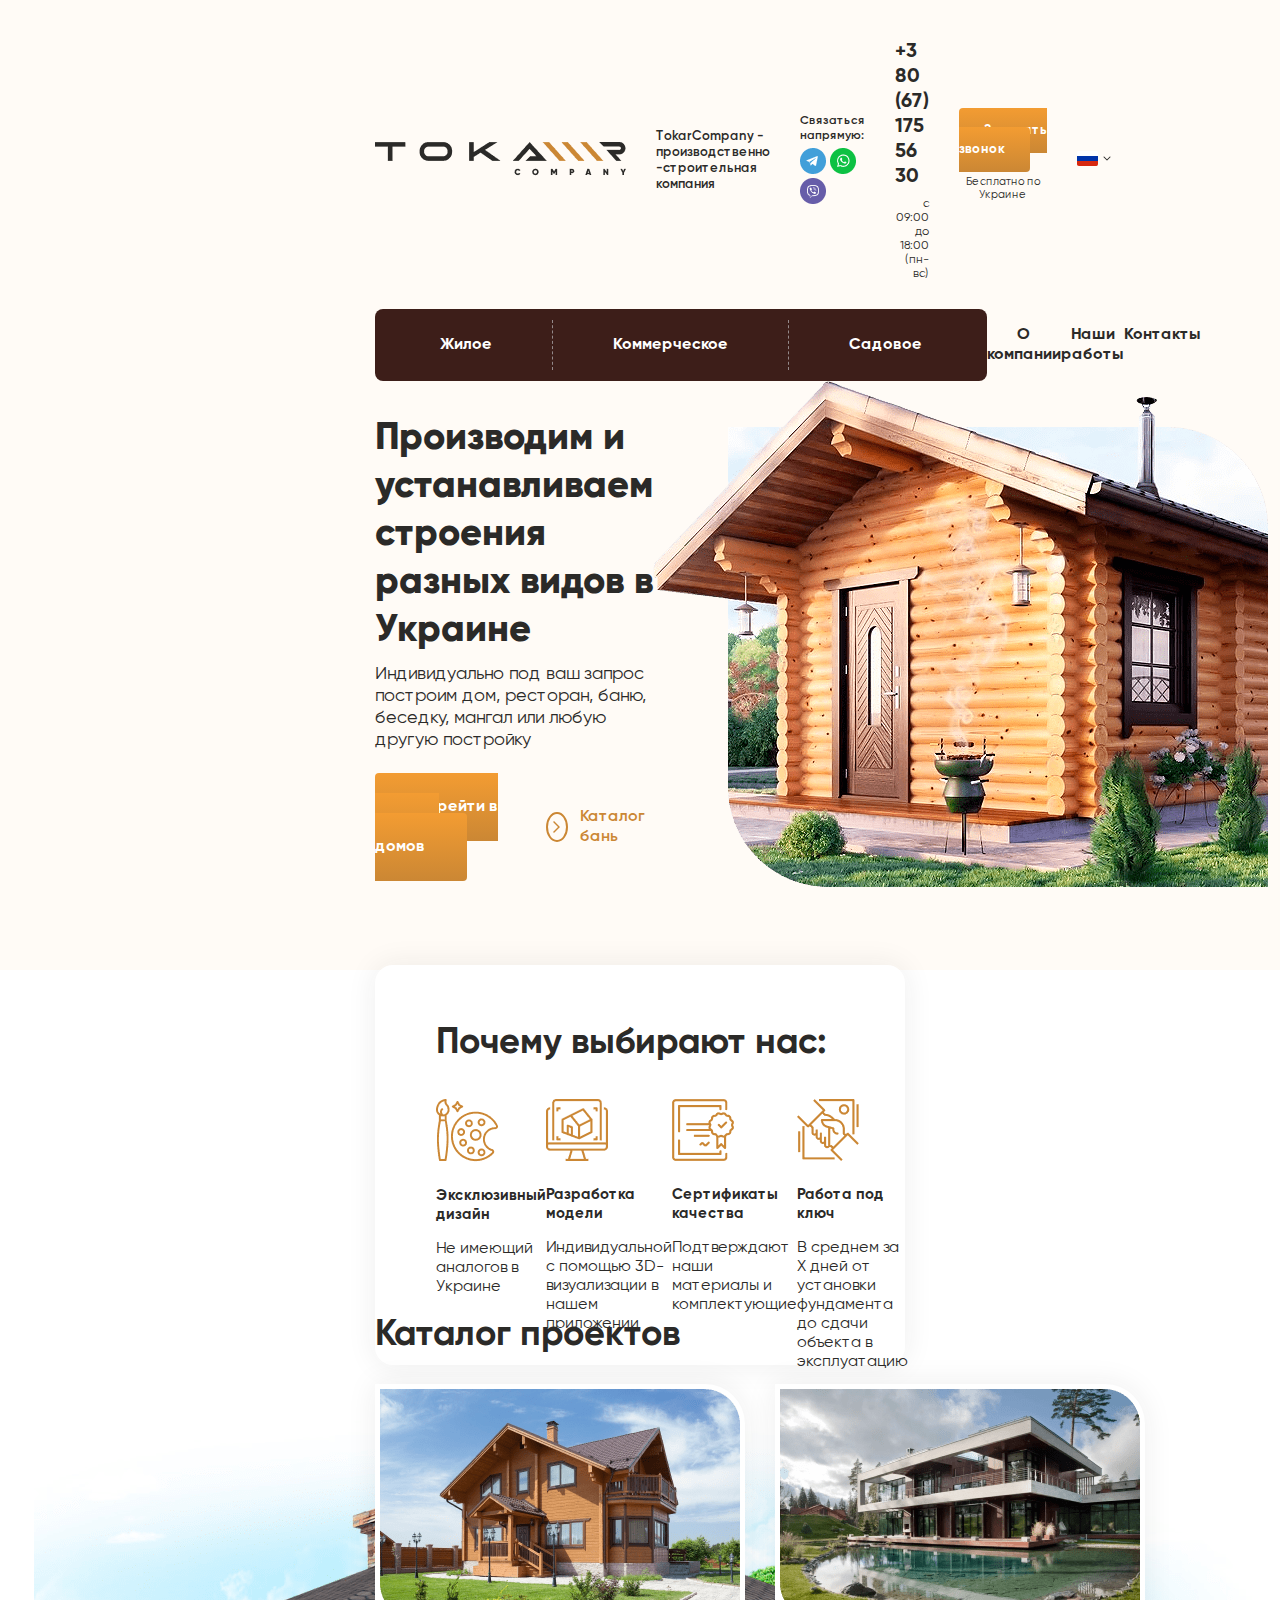
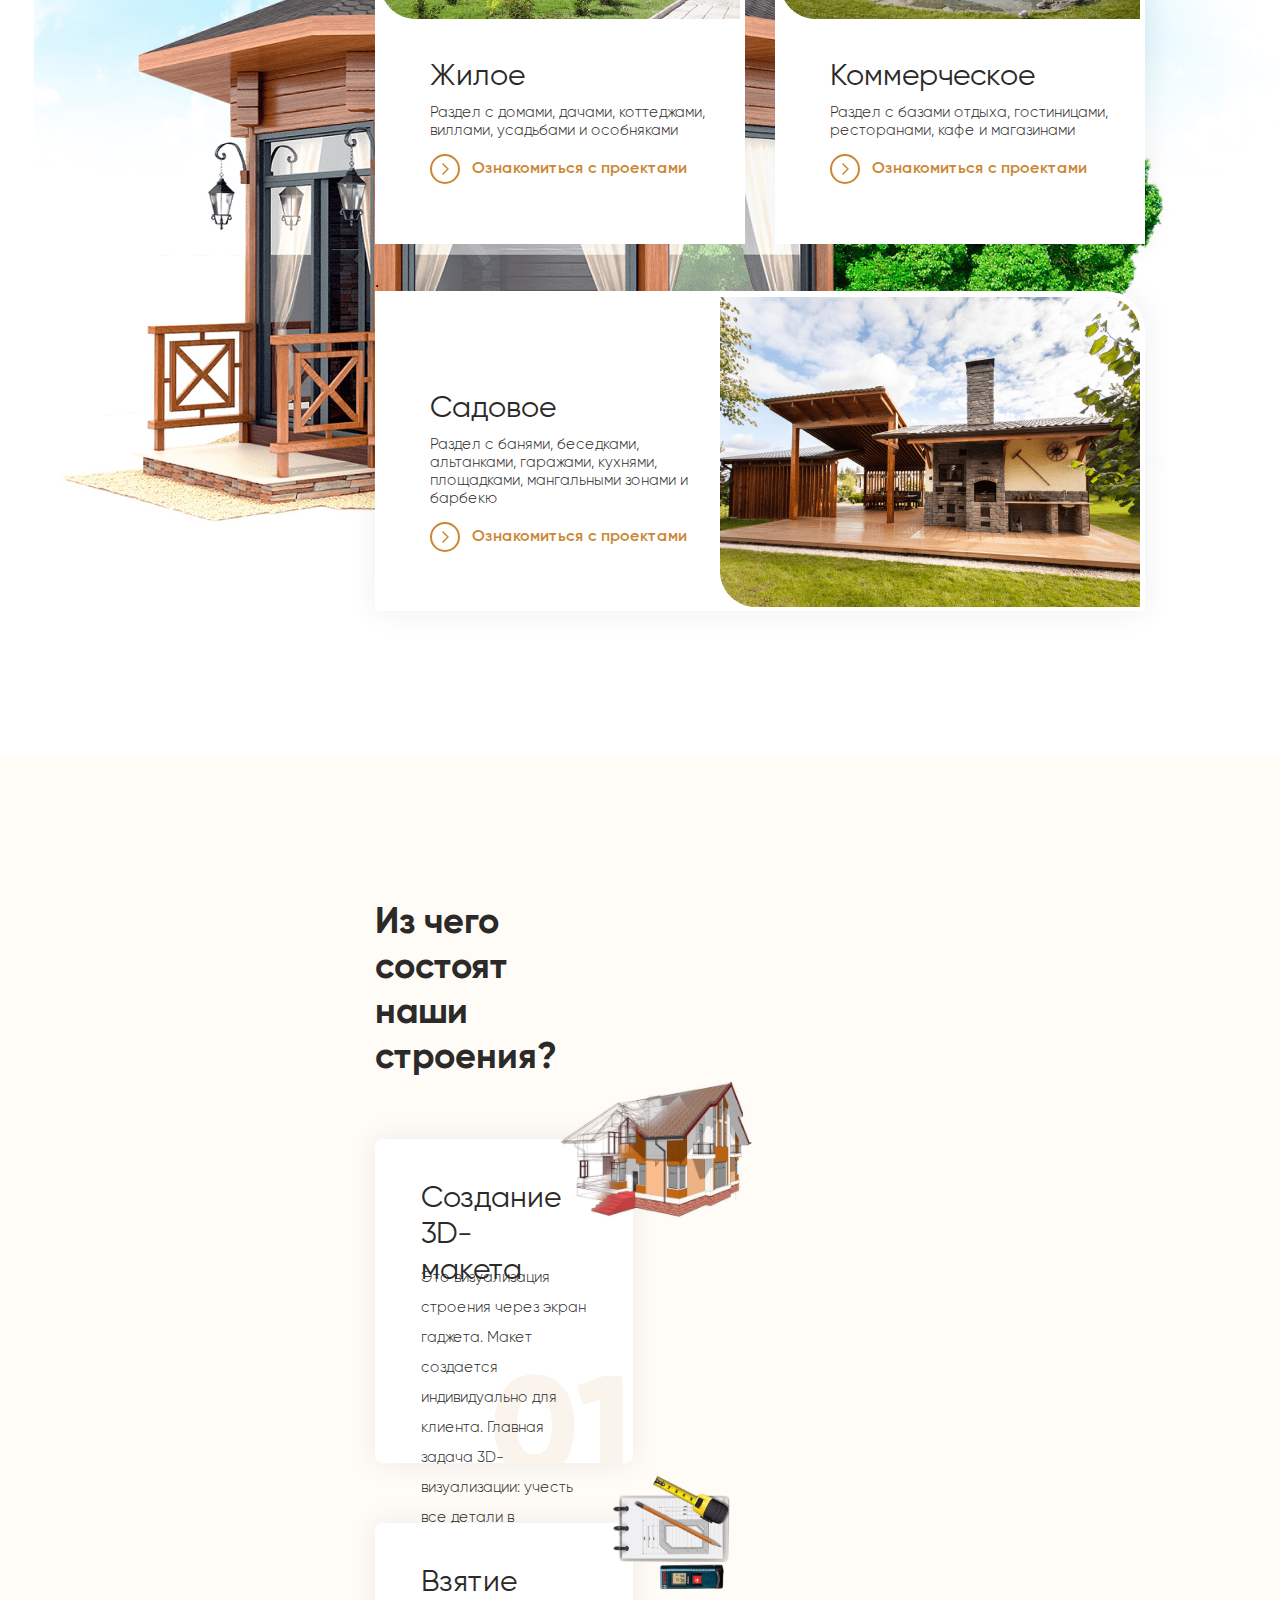
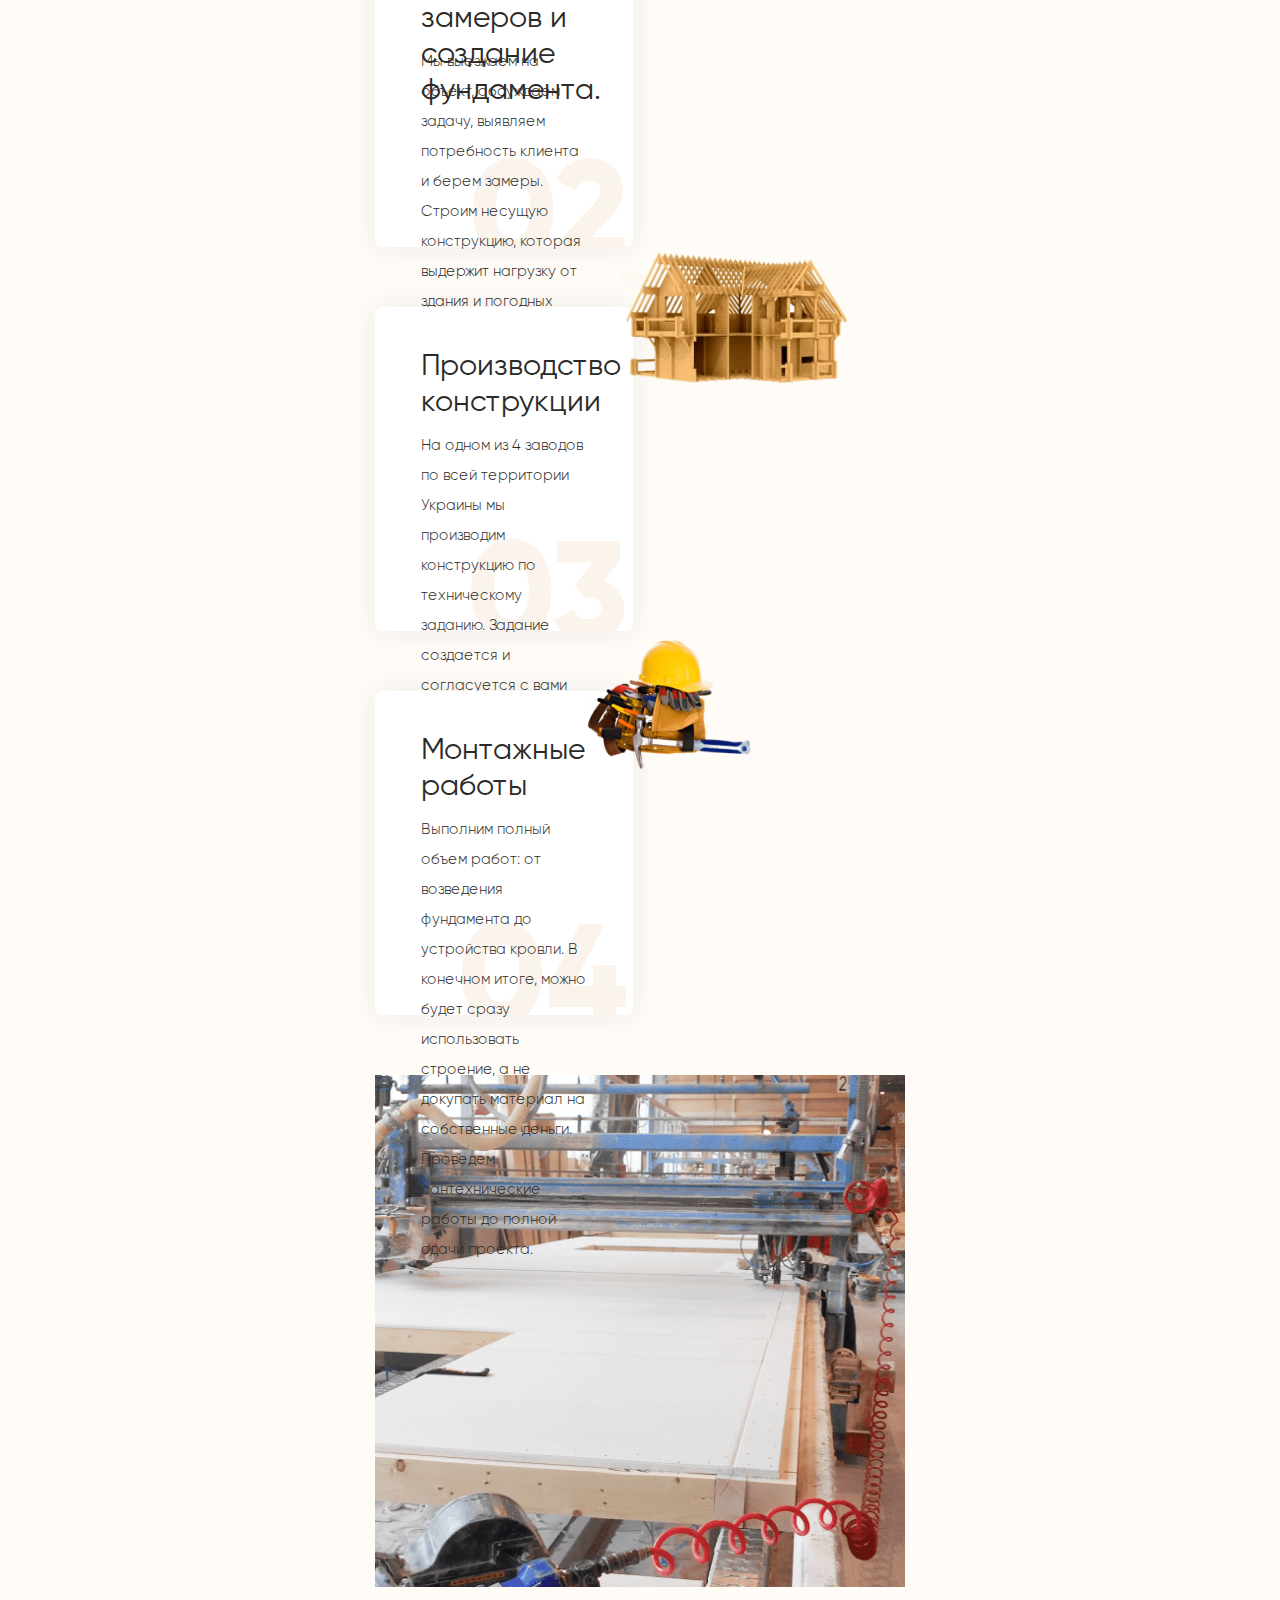
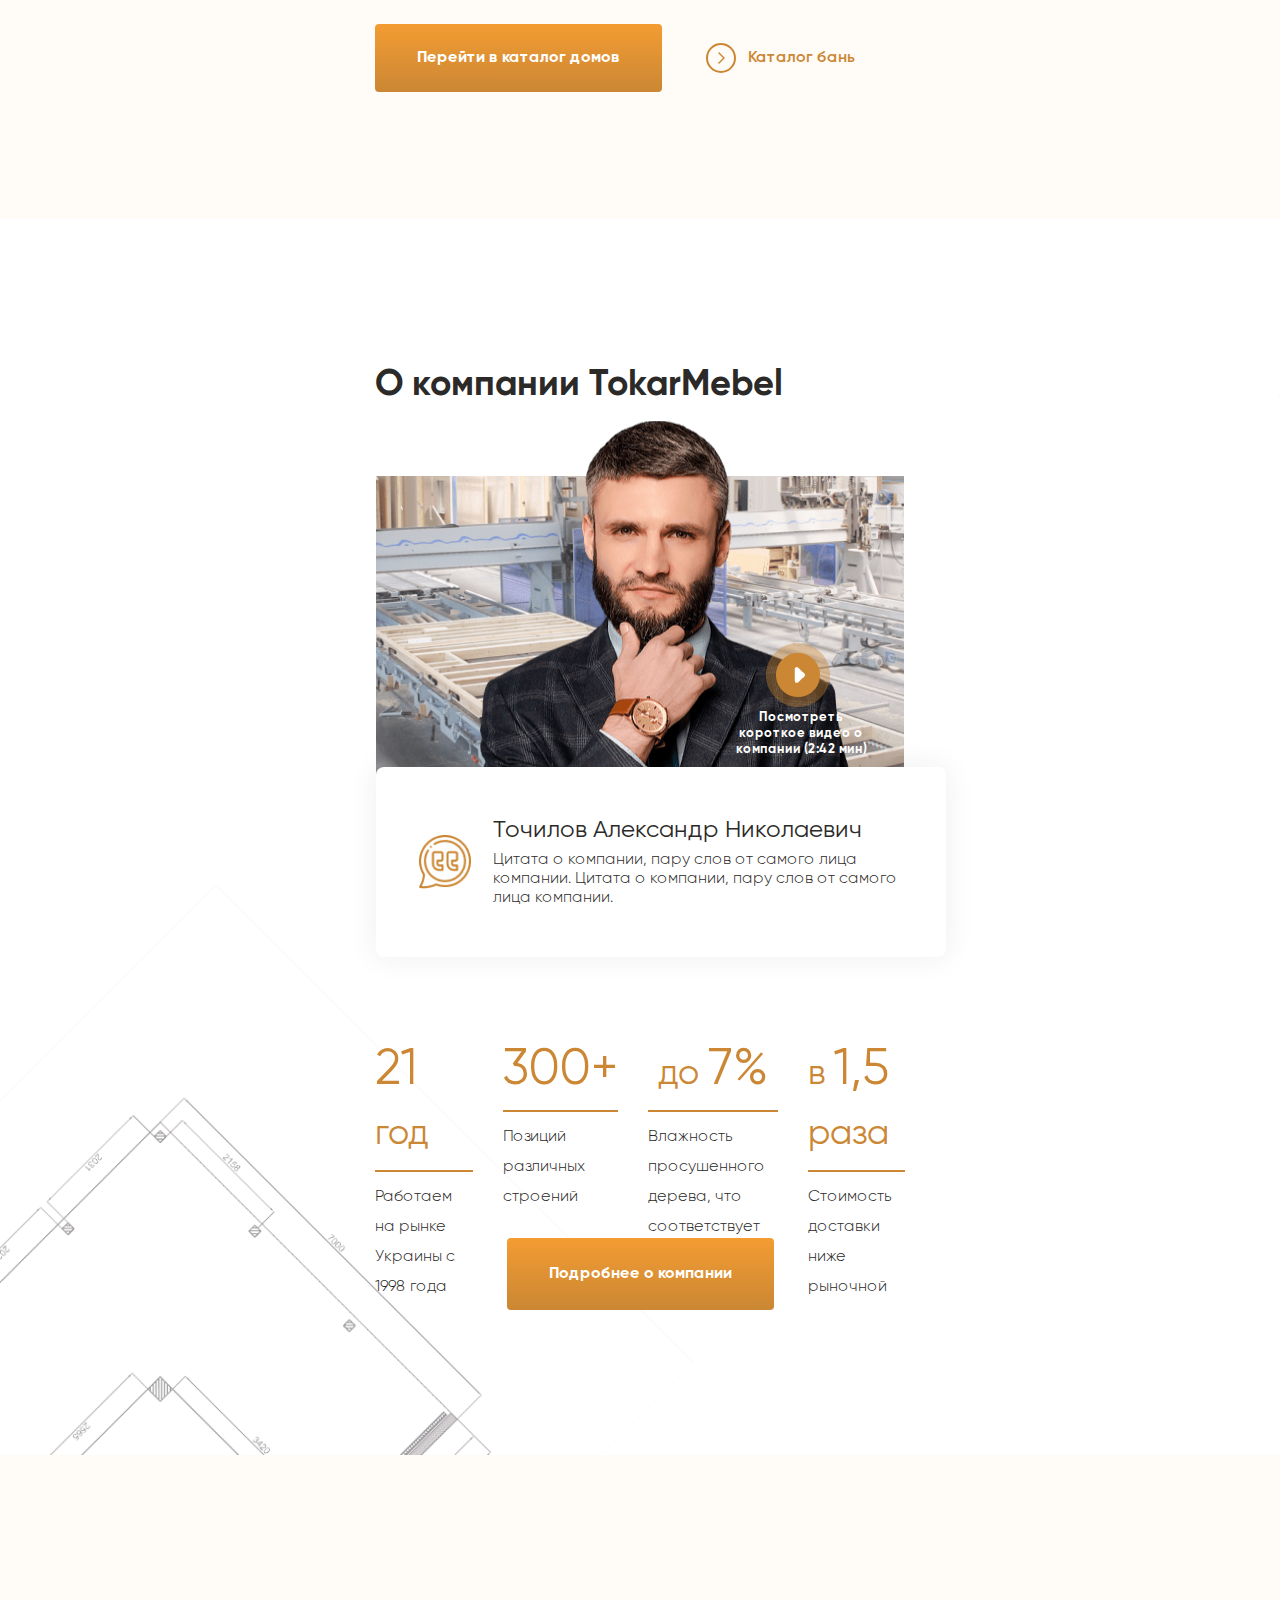
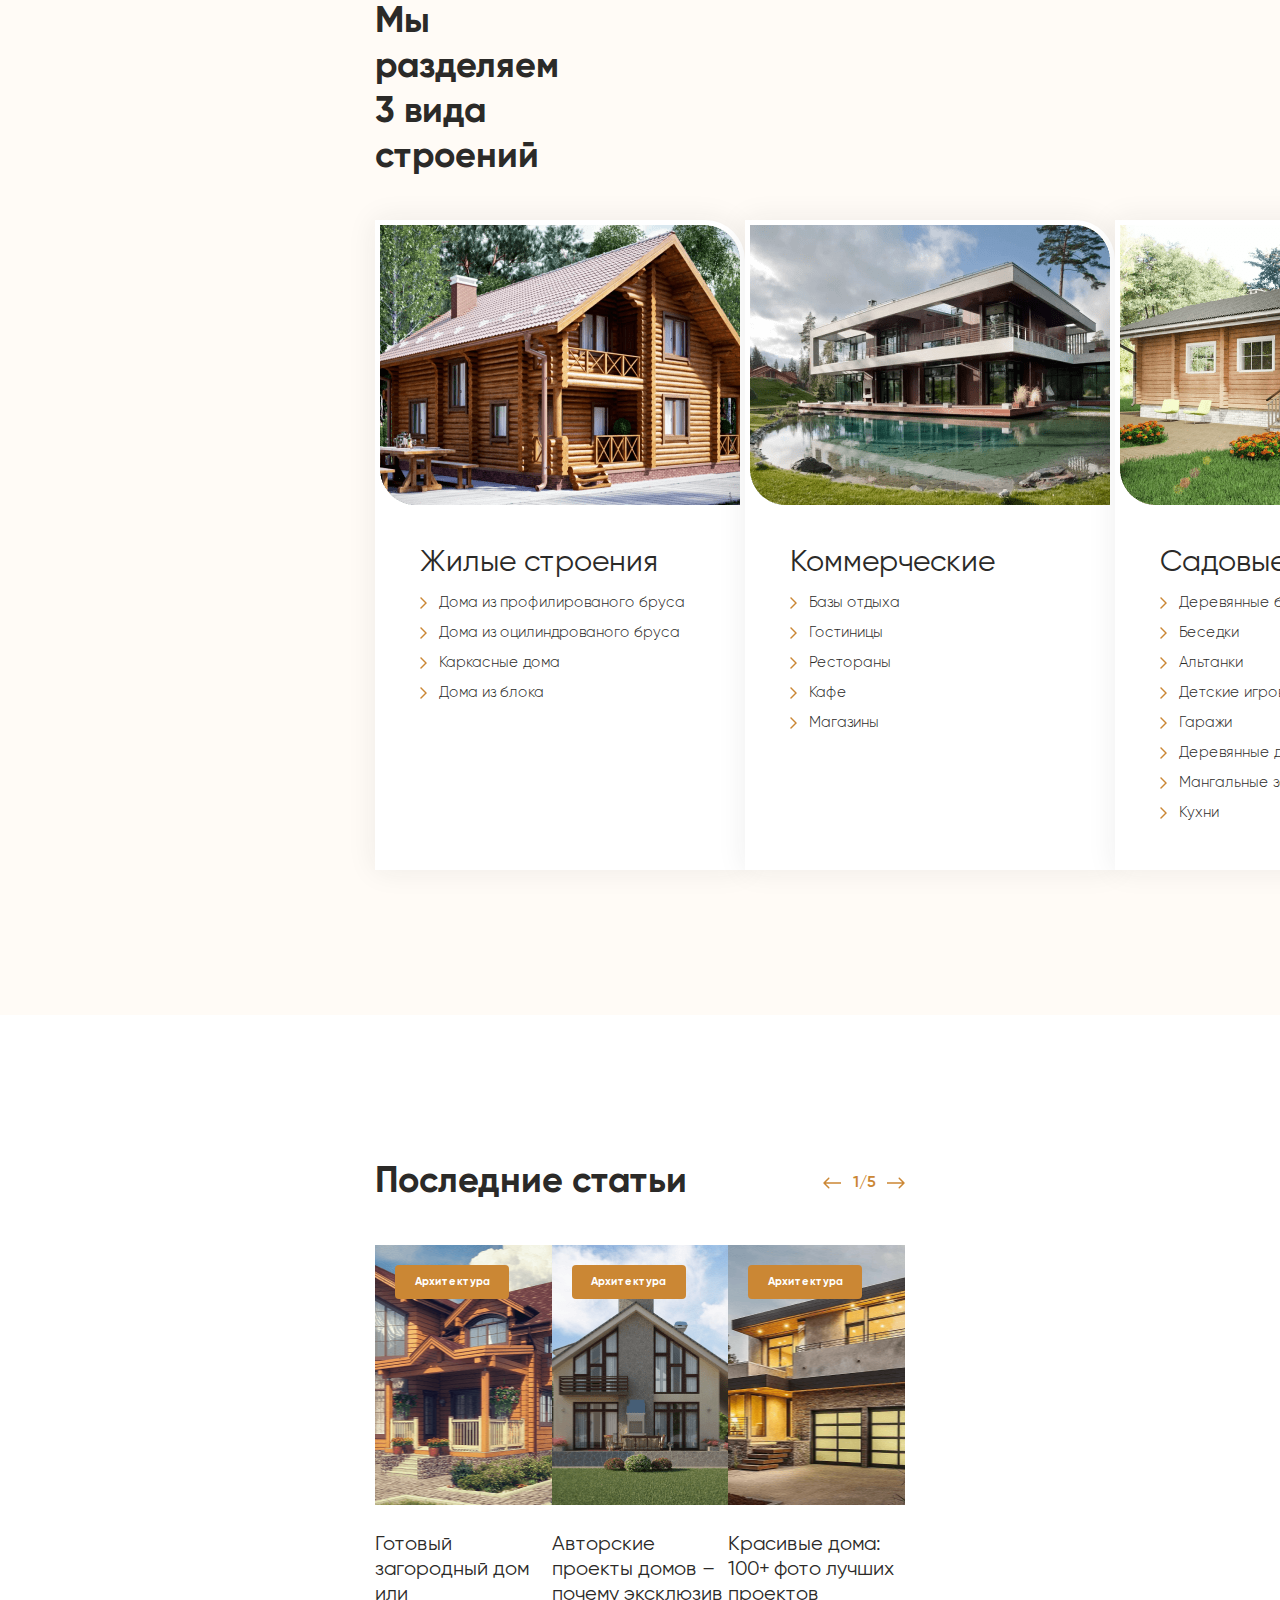
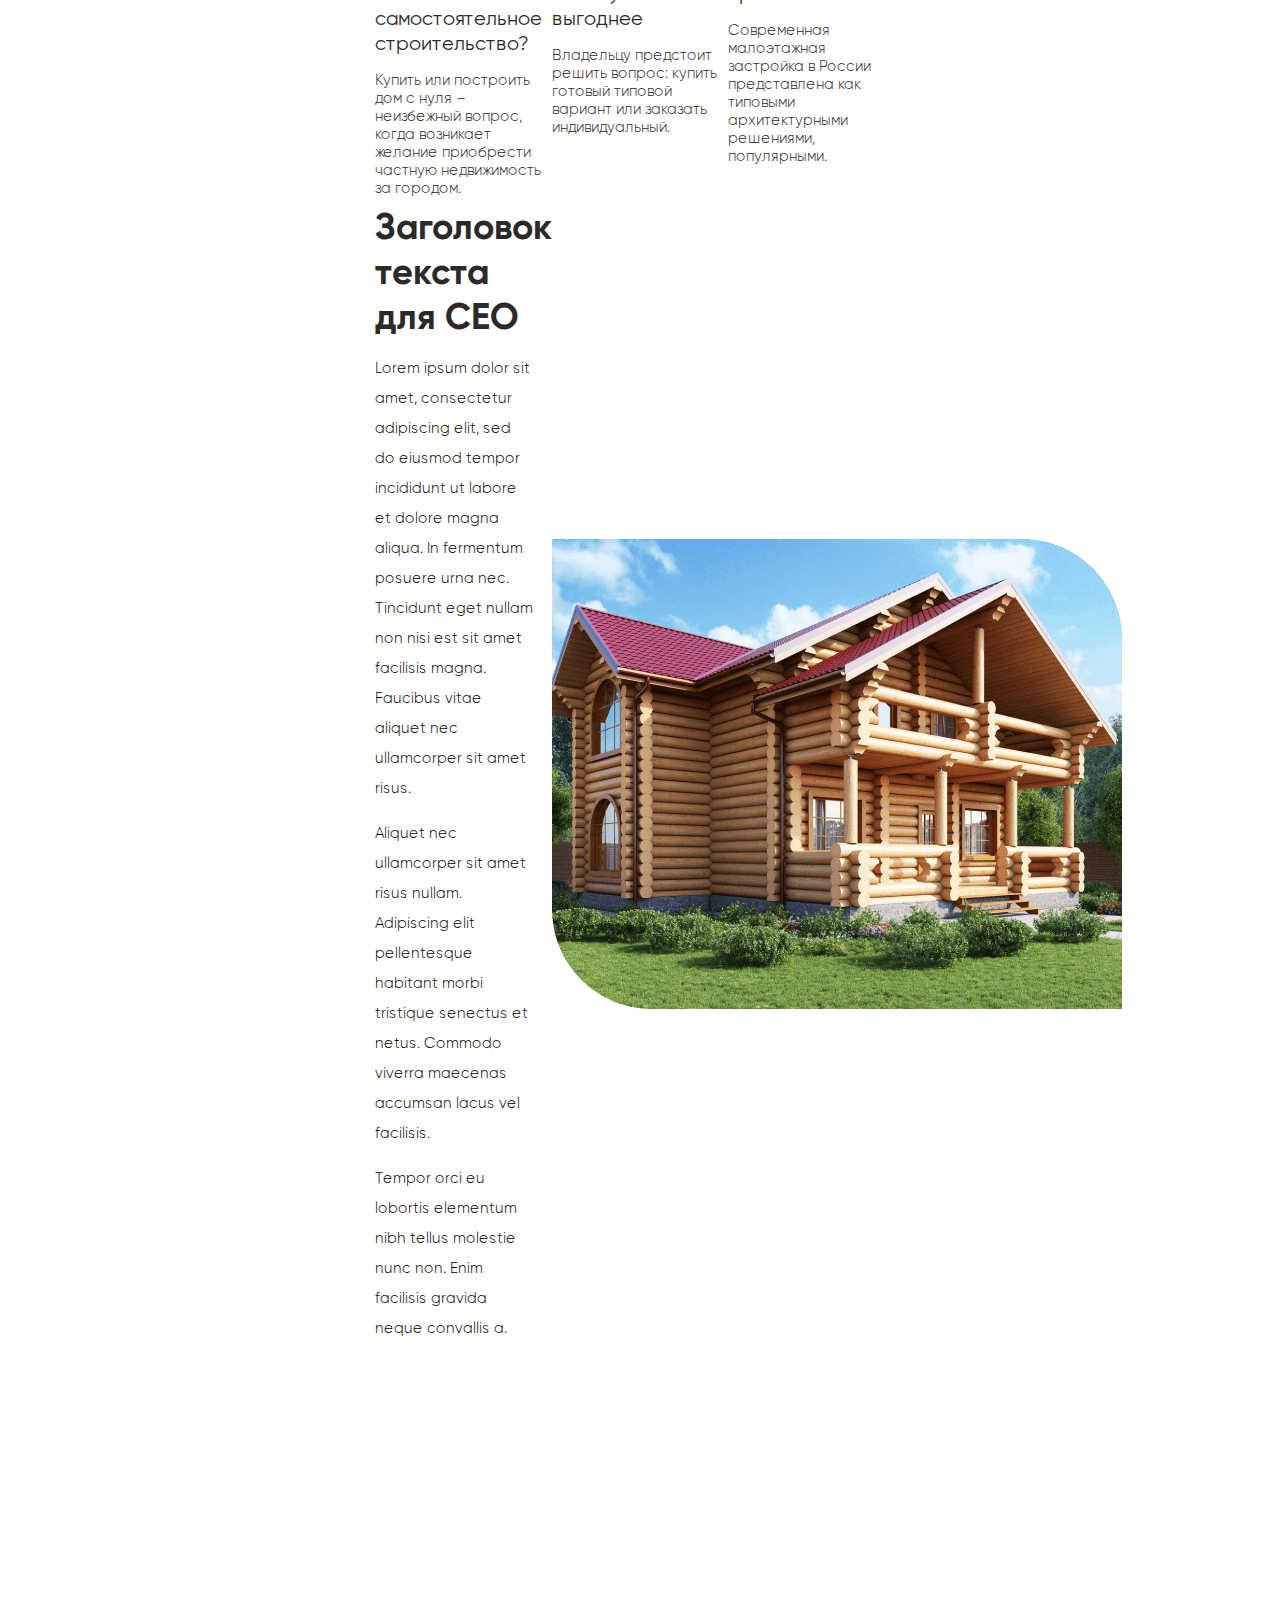
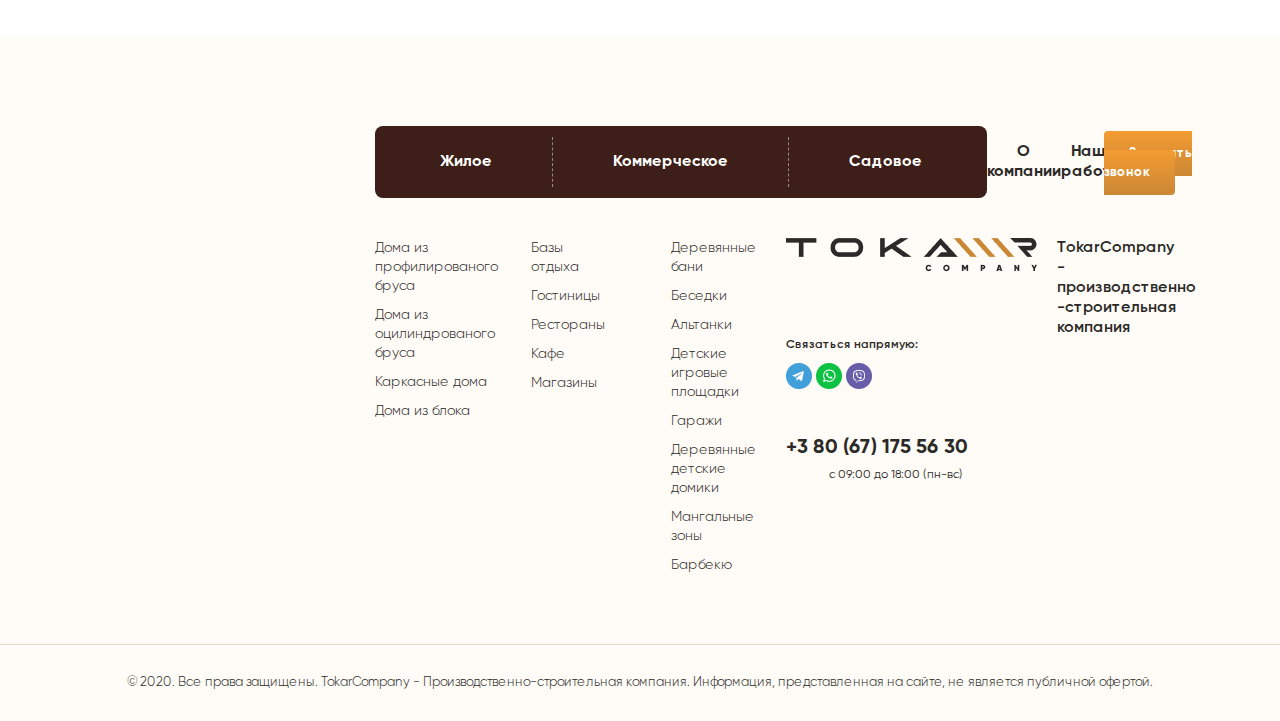
<file: index.html>
<!DOCTYPE html>
<html lang="en">

<head>
    <meta charset="UTF-8">
    <meta http-equiv="X-UA-Compatible" content="IE=edge">
    <meta name="viewport" content="width=device-width, initial-scale=1.0">
    <link rel="stylesheet" href="./style/style.css">
    <title>Производитель мебели из натурального дерева | ТокарМебель - Покупайте только лучшую мебель!</title>
</head>

<body>

    <div class="container">
        <header>
            <div class="navbar">
                <div class="logo">
                    <a href="/index.html">
                        <img src="/image/logo.png" alt="">
                    </a>
                </div>
                <div class="logo_subt">
                    TokarCompany - производственно -строительная компания
                </div>
                <div class="nav_links">
                    <p>Связаться напрямую:</p>
                    <img src="./image/tg.png" alt="">
                    <img src="./image/wtsp.png" alt="">
                    <img src="./image/viber.png" alt="">
                </div>
                <div class="nav_contacts">
                    <a href="">
                        <span>+3 80 (67) 175 56 30</span>
                    </a>
                    <a href="">
                        <p>с 09:00 до 18:00 (пн-вс)</p>
                    </a>
                </div>
                <div class="nav_btn">
                    <div class="btn_holder">
                        <a href="">Заказать звонок</a>
                    </div>
                    <p>Бесплатно по Украине</p>
                </div>
                <div class="nav_lang">
                    <img src="./image/lang.png" alt="">
                </div>
            </div>
            <div class="top_row">
                <div class="top_row_section">
                    <div class="top_row_box">
                        <a href="/catalog2.html">Жилое</a>
                    </div>
                    <div class="top_row_box" id="commerc">
                        <a href="">Коммерческое</a>
                    </div>
                    <div class="top_row_box">
                        <a href="">Садовое</a>
                    </div>
                </div>
                <div class="top_row_section2">
                    <a href="/about.html">О компании</a>
                    <a href="/work.html">Наши работы</a>
                    <a href="/contacts.html">Контакты</a>
                </div>
            </div>
            <div class="landing">
                <div class="landing_left">
                    <div class="landing_title">
                        Производим и устанавливаем строения разных видов в Украине
                    </div>
                    <div class="landing_desc">Индивидуально под ваш запрос построим дом, ресторан, баню, беседку, мангал или любую другую постройку</div>
                    <div class="landing_btns">
                        <div class="landing_btn1">
                            <a href="">Перейти в каталог домов</a>
                        </div>
                        <div class="landing_btn2">
                            <a href="">
                                <div class="landing_btn2_box">
                                    <img src="./image/arrow-cha.png" alt="">
                                </div>
                                <p>Каталог бань</p>
                            </a>
                        </div>
                    </div>
                </div>
                <div class="landing_right">
                    <img src="./image/house.png" alt="">
                </div>
            </div>
            <div class="landing_card">
                <div class="landing_card_title">Почему выбирают нас:</div>
                <div class="landing_card_holder">
                    <div class="landing_card_box">
                        <img src="./image/icon1.png" alt="">
                        <div class="card_box_title">Эксклюзивный дизайн</div>
                        <div class="card_box_desc">Не имеющий аналогов в Украине</div>
                    </div>
                    <div class="landing_card_box">
                        <img src="./image/icon2.png" alt="">
                        <div class="card_box_title">Разработка модели</div>
                        <div class="card_box_desc">Индивидуальной с помощью 3D-визуализации в нашем приложении</div>
                    </div>
                    <div class="landing_card_box">
                        <img src="./image/icon3.png" alt="">
                        <div class="card_box_title">Сертификаты качества</div>
                        <div class="card_box_desc">Подтверждают наши материалы и комплектующие</div>
                    </div>
                    <div class="landing_card_box">
                        <img src="./image/icon4.png" alt="">
                        <div class="card_box_title">Работа под ключ</div>
                        <div class="card_box_desc">В среднем за Х дней от установки фундамента до сдачи объекта в эксплуатацию</div>
                    </div>
                </div>
            </div>
        </header>
        <main>
            <div class="catalog">
                <div class="main_title">Каталог проектов</div>
            <div class="main_top_section">
                <div class="main_top_box">
                    <img src="./image/img1.png" alt="">
                    <div class="main_top_box_title">Жилое</div>
                    <div class="main_top_box_desc">Раздел с домами, дачами, коттеджами, виллами, усадьбами и особняками</div>
                    <div class="main_top_box_btn">
                        <a href="">
                            <div class="main_top_box_btn_box">
                                <img src="./image/arrow-cha.png" alt="">
                            </div>
                            <p>Ознакомиться с проектами</p>
                        </a>
                    </div>
                </div>
                <div class="main_top_box">
                    <img src="./image/img2.png" alt="">
                    <div class="main_top_box_title">Коммерческое</div>
                    <div class="main_top_box_desc">Раздел с базами отдыха, гостиницами, ресторанами, кафе и магазинами</div>
                    <div class="main_top_box_btn">
                        <a href="">
                            <div class="main_top_box_btn_box">
                                <img src="./image/arrow-cha.png" alt="">
                            </div>
                            <p>Ознакомиться с проектами</p>
                        </a>
                    </div>
                </div>
            </div>
            .<div class="main_top_box3">
                <div class="main_top_box3_left">
                    <div class="main_top_box_title">Садовое</div>
                    <div class="main_top_box3_desc main_top_box_desc">Раздел с банями, беседками, альтанками, гаражами, кухнями, площадками, мангальными зонами и барбекю</div>
                    <div class="main_top_box_btn">
                        <a href="">
                            <div class="main_top_box_btn_box">
                                <img src="./image/arrow-cha.png" alt="">
                            </div>
                            <p>Ознакомиться с проектами</p>
                        </a>
                    </div>
                </div>
                <div class="main_top_box3_right">
                    <img src="./image/img3.png" alt="">
                </div>
            </div>
            </div>
            <div class="buildings">
                <div class="buildings_title">Из чего состоят наши строения?</div>
                <div class="building_box_holder">
                    <div class="building_box1 building_box">
                        <div class="building_box_top_row">
                            <p>Создание 3D-макета</p>
                            <img src="./image/itm1.png" alt="">
                        </div>
                        <div class="building_box_desc">
                            Это визуализация строения через экран гаджета. Макет создается индивидуально для клиента. Главная задача 3D-визуализации: учесть все детали в разработке и показать конечный вид проекта в оригинальном цвете и размере, используя актуальные материалы и наполнение внутри.
                        </div>
                    </div>
                    <div class="building_box2 building_box">
                        <div class="building_box_top_row">
                            <p>Взятие замеров и создание фундамента.</p>
                            <img src="./image/itm2.png" alt="">
                        </div>
                        <div class="building_box_desc">
                            Мы выезжаем на объект, обсуждаем задачу, выявляем потребность клиента и берем замеры. Строим несущую конструкцию, которая выдержит нагрузку от здания и погодных условий. Профессионалы используют лазерный уровень и качественные материалы, чтобы фундамент получился максимально крепким и ровным.
                        </div>
                    </div>
                    <div class="building_box3 building_box">
                        <div class="building_box_top_row">
                            <p>Производство конструкции</p>
                            <img src="./image/itm3.png" alt="">
                        </div>
                        <div class="building_box_desc">
                            На одном из 4 заводов по всей территории Украины мы производим конструкцию по техническому заданию. Задание создается и согласуется с вами через прописанный договор в начале работ.
                        </div>
                    </div>
                    <div class="building_box4 building_box">
                        <div class="building_box_top_row">
                            <p>Монтажные работы</p>
                            <img src="./image/itm4.png" alt="">
                        </div>
                        <div class="building_box_desc">
                            Выполним полный объем работ: от возведения фундамента до устройства кровли. В конечном итоге, можно будет сразу использовать строение, а не докупать материал на собственные деньги. Проведем сантехнические работы до полной сдачи проекта.
                        </div>
                    </div>
                </div>
                <div class="buildings_big_img"></div>
                <div class="buildings_btns">
                    <div class="buildings_btn1">
                        <a href="">Перейти в каталог домов</a>
                    </div>
                    <div class="buildings_btn2">
                        <a href="">
                            <div class="buildings_btn2_box">
                                <img src="./image/arrow-cha.png" alt="">
                            </div>
                            <p>Каталог бань</p>
                        </a>
                    </div>
                </div>
            </div>
            <div class="about">
                <div class="about_title">О компании TokarMebel</div>
                <div class="about_man">
                    <div class="man">
                        <div class="player">
                            <button id="play"><img src="./image/play.png" alt=""></button>
                            <div class="play_text">Посмотреть короткое видео о компании (2:42 мин)</div>
                        </div>
                        <div class="man_box">
                            <img src="./image/quote.png" alt="">
                            <div class="man_text">
                                <div class="man_title">Точилов Александр Николаевич</div>
                                <div class="man_desc">Цитата о компании, пару слов от самого лица компании. Цитата о компании, пару слов от самого лица компании. </div>
                            </div>
                        </div>
                    </div>
                </div>
                <div class="man_stats">
                    <div class="stats_box">
                        <div class="stats_title">
                            <p>21 <span>год</span></p>
                            
                        </div>
                        <div class="stats_caption">Работаем на рынке Украины с 1998 года</div>
                    </div>
                    <div class="stats_box">
                        <div class="stats_title"><p>300+</p></div>
                        <div class="stats_caption">Позиций различных строений</div>
                    </div>
                    <div class="stats_box">
                        <div class="stats_title">
                            <p><span>до </span>7%</p>
                        </div>
                        <div class="stats_caption">Влажность просушенного дерева, что соответствует нормативам ГОСТ</div>
                    </div>
                    <div class="stats_box">
                        <div class="stats_title">
                            <p><span>в </span>1,5 <span>раза</span></p>
                        </div>
                        <div class="stats_caption">Стоимость доставки ниже рыночной</div>
                    </div>
                </div>
                <div class="stats_btn">
                    <a href="">Подробнее о компании</a>
                </div>
            </div>
            <div class="types">
                <div class="types_title">Мы разделяем 3 вида строений</div>
                <div class="types_card_holder">
                    <div class="types_card">
                        <img src="./image/types_card1.png" alt="">
                        <div class="types_card_title">Жилые строения</div>
                        <ul>
                            <li>
                                <img src="./image/arrow-cha.png" alt="">
                                <p>Дома	из	профилированого	бруса</p></li>
                            <li>
                                <img src="./image/arrow-cha.png" alt="">
                                <p>
                                    Дома из	оцилиндрованого	бруса</p></li>
                            <li>
                                <img src="./image/arrow-cha.png" alt="">
                                <p>
                                    Каркасные дома</p></li>
                            <li>
                                <img src="./image/arrow-cha.png" alt="">
                                <p>
                                    Дома из	блока</p></li>
                        </ul>
                    </div>
                    <div class="types_card">
                        <img src="./image/types_card2.png" alt="">
                        <div class="types_card_title">Коммерческие</div>
                        <ul>
                            <li>
                                <img src="./image/arrow-cha.png" alt="">
                                <p>Базы отдыха</p></li>
                            <li>
                                <img src="./image/arrow-cha.png" alt="">
                                <p>Гостиницы</p></li>
                            <li>
                                <img src="./image/arrow-cha.png" alt="">
                                <p>Рестораны</p></li>
                            <li>
                                <img src="./image/arrow-cha.png" alt="">
                                <p>Кафе</p></li>
                            <li>
                                <img src="./image/arrow-cha.png" alt="">
                                <p>Магазины</p></li>
                        </ul>
                    </div>
                    <div class="types_card">
                        <img src="./image/types_card3.png" alt="">
                        <div class="types_card_title">Садовые и хоз</div>
                        <ul>
                            <li>
                                <img src="./image/arrow-cha.png" alt="">
                                <p>Деревянные бани</p></li>
                            <li>
                                <img src="./image/arrow-cha.png" alt="">
                                <p>Беседки</p></li>
                            <li>
                                <img src="./image/arrow-cha.png" alt="">
                                <p>Альтанки</p></li>
                            <li>
                                <img src="./image/arrow-cha.png" alt="">
                                <p>Детские игровые площадки</p></li>
                            <li>
                                <img src="./image/arrow-cha.png" alt="">
                                <p>Гаражи</p></li>
                            <li>
                                <img src="./image/arrow-cha.png" alt="">
                                <p>Деревянные детские домики</p></li>
                            <li>
                                <img src="./image/arrow-cha.png" alt="">
                                <p>Мангальные зоны и барбекю</p></li>
                                <li>
                                    <img src="./image/arrow-cha.png" alt="">
                                    <p>Кухни</p></li>
                        </ul>
                    </div>
                </div>
            </div>
            <div class="article">
                <div class="article_title">
                    <p>Последние статьи</p>
                    <div class="article_page">
                        <svg width="18" height="12" viewBox="0 0 18 12" fill="none" xmlns="http://www.w3.org/2000/svg">
                            <path d="M0.469669 6.53033C0.176777 6.23744 0.176777 5.76256 0.469669 5.46967L5.24264 0.6967C5.53553 0.403807 6.01041 0.403807 6.3033 0.6967C6.59619 0.989594 6.59619 1.46447 6.3033 1.75736L2.06066 6L6.3033 10.2426C6.59619 10.5355 6.59619 11.0104 6.3033 11.3033C6.01041 11.5962 5.53553 11.5962 5.24264 11.3033L0.469669 6.53033ZM18 6.75L1 6.75L1 5.25L18 5.25L18 6.75Z" fill="#CB8734"/>
                        </svg>
                        <span>1/5</span>
                        <svg width="18" height="12" viewBox="0 0 18 12" fill="none" xmlns="http://www.w3.org/2000/svg">
                            <path d="M17.5303 6.53033C17.8232 6.23744 17.8232 5.76256 17.5303 5.46967L12.7574 0.6967C12.4645 0.403807 11.9896 0.403807 11.6967 0.6967C11.4038 0.989594 11.4038 1.46447 11.6967 1.75736L15.9393 6L11.6967 10.2426C11.4038 10.5355 11.4038 11.0104 11.6967 11.3033C11.9896 11.5962 12.4645 11.5962 12.7574 11.3033L17.5303 6.53033ZM-6.55671e-08 6.75L17 6.75L17 5.25L6.55671e-08 5.25L-6.55671e-08 6.75Z" fill="#CB8734"/>
                        </svg>                            
                    </div>
                </div>
                <div class="articles_holder">
                    <div class="articles_box">
                        <div class="articles_box_img1 articles_box_img">
                            <div class="articles_box_img_type">Архитектура</div>
                        </div>
                        <div class="articles_box_title">Готовый загородный дом или самостоятельное строительство?</div>
                        <div class="articles_box_caption">Купить или построить дом с нуля – неизбежный вопрос, когда возникает желание приобрести частную недвижимость за городом. </div>
                    </div>
                    <div class="articles_box">
                        <div class="articles_box_img2 articles_box_img">
                            <div class="articles_box_img_type">Архитектура</div>
                        </div>
                        <div class="articles_box_title">Авторские проекты домов – почему эксклюзив выгоднее</div>
                        <div class="articles_box_caption">Владельцу предстоит решить вопрос: купить готовый типовой вариант или заказать индивидуальный. </div>
                    </div>
                    <div class="articles_box">
                        <div class="articles_box_img3 articles_box_img">
                            <div class="articles_box_img_type">Архитектура</div>
                        </div>
                        <div class="articles_box_title">Красивые дома: 100+ фото лучших проектов</div>
                        <div class="articles_box_caption">Современная малоэтажная застройка в России представлена как типовыми архитектурными решениями, популярными.</div>
                    </div>
                </div>
                <div class="ceo">
                    <div class="ceo_left">
                        <div class="ceo_left_title">Заголовок текста для СЕО</div>
                        <div class="ceo_left_caption ceo_left_caption1">Lorem ipsum dolor sit amet, consectetur adipiscing elit, sed do eiusmod tempor incididunt ut labore et dolore magna aliqua. In fermentum posuere urna nec. Tincidunt eget nullam non nisi est sit amet facilisis magna. Faucibus vitae aliquet nec ullamcorper sit amet risus.</div>
                        <div class="ceo_left_caption ceo_left_caption2">Aliquet nec ullamcorper sit amet risus nullam. Adipiscing elit pellentesque habitant morbi tristique senectus et netus. Commodo viverra maecenas accumsan lacus vel facilisis.</div>
                        <div class="ceo_left_caption ceo_left_caption3">Tempor orci eu lobortis elementum nibh tellus molestie nunc non. Enim facilisis gravida neque convallis a.
                        </div>
                    </div>
                    <div class="ceo_right">
                        <img src="./image/ceo.png" alt="">
                    </div>
                </div>
            </div>
        </main>
        <footer>
            <div class="footer_navbar">
                <div class="footer_top_row">
                    <div class="footer_top_row_section">
                        <div class="footer_top_row_box">
                            <a href="/catalog2.html">Жилое</a>
                        </div>
                        <div class="footer_top_row_box" id="commerc2">
                            <a href="">Коммерческое</a>
                        </div>
                        <div class="footer_top_row_box">
                            <a href="">Садовое</a>
                        </div>
                    </div>
                    <div class="footer_top_row_section2">
                        <a href="/about.html">О компании</a>
                        <a href="/work.html">Наши работы</a>
                    </div>
                    <div class="footer_top_row_btn">
                        <a href="">Заказать звонок</a>
                    </div>
                </div>
                <div class="footer_nav_links">
                    <div class="footer_nav_links_col1">
                        <ul>
                            <li><a href="">Дома из профилированого бруса</a></li>
                            <li><a href="">Дома из оцилиндрованого бруса</a></li>
                            <li><a href="">Каркасные дома</a></li>
                            <li><a href="">Дома из блока</a></li>
                        </ul>
                    </div>
                    <div class="footer_nav_links_col2">
                        <ul>
                            <li><a href="">Базы отдыха</a></li>
                            <li><a href="">Гостиницы</a></li>
                            <li><a href="">Рестораны</a></li>
                            <li><a href="">Кафе</a></li>
                            <li><a href="">Магазины</a></li>
                        </ul>
                    </div>
                    <div class="footer_nav_links_col3">
                        <ul>
                            <li><a href="">Деревянные бани</a></li>
                            <li><a href="">Беседки</a></li>
                            <li><a href="">Альтанки</a></li>
                            <li><a href="">Детские игровые площадки</a></li>
                            <li><a href="">Гаражи</a></li>
                            <li><a href="">Деревянные детские домики</a></li>
                            <li><a href="">Мангальные зоны</a></li>
                            <li><a href="">Барбекю</a></li>
                        </ul>
                    </div>
                    <div class="footer_nav_links_col4">
                        <div class="footer_logo">
                            <img src="./image/logo.png" alt="">
                        </div>
                        <div class="footer_nav_links2">
                            <div class="footer_nav_links_title">
                                Связаться напрямую:
                            </div>
                            <img src="./image/tg.png" alt="">
                            <img src="./image/wtsp.png" alt="">
                            <img src="./image/viber.png" alt="">
                        </div>
                        <div class="footer_nav_contacts">
                            <a href="">
                                <span>+3 80 (67) 175 56 30</span>
                            </a>
                            <a href="">
                                <p>с 09:00 до 18:00 (пн-вс)</p>
                            </a>
                        </div>
                    </div>
                    <div class="footer_logo_subt">
                        TokarCompany - производственно -строительная компания
                    </div>
                </div>
            </div>
            <div class="footer_copyright">
                © 2020. Все права защищены. TokarCompany - Производственно-строительная компания. Информация, представленная на сайте, не является публичной офертой.
            </div>
        </footer>
    </div>

</body>

</html>
</file>
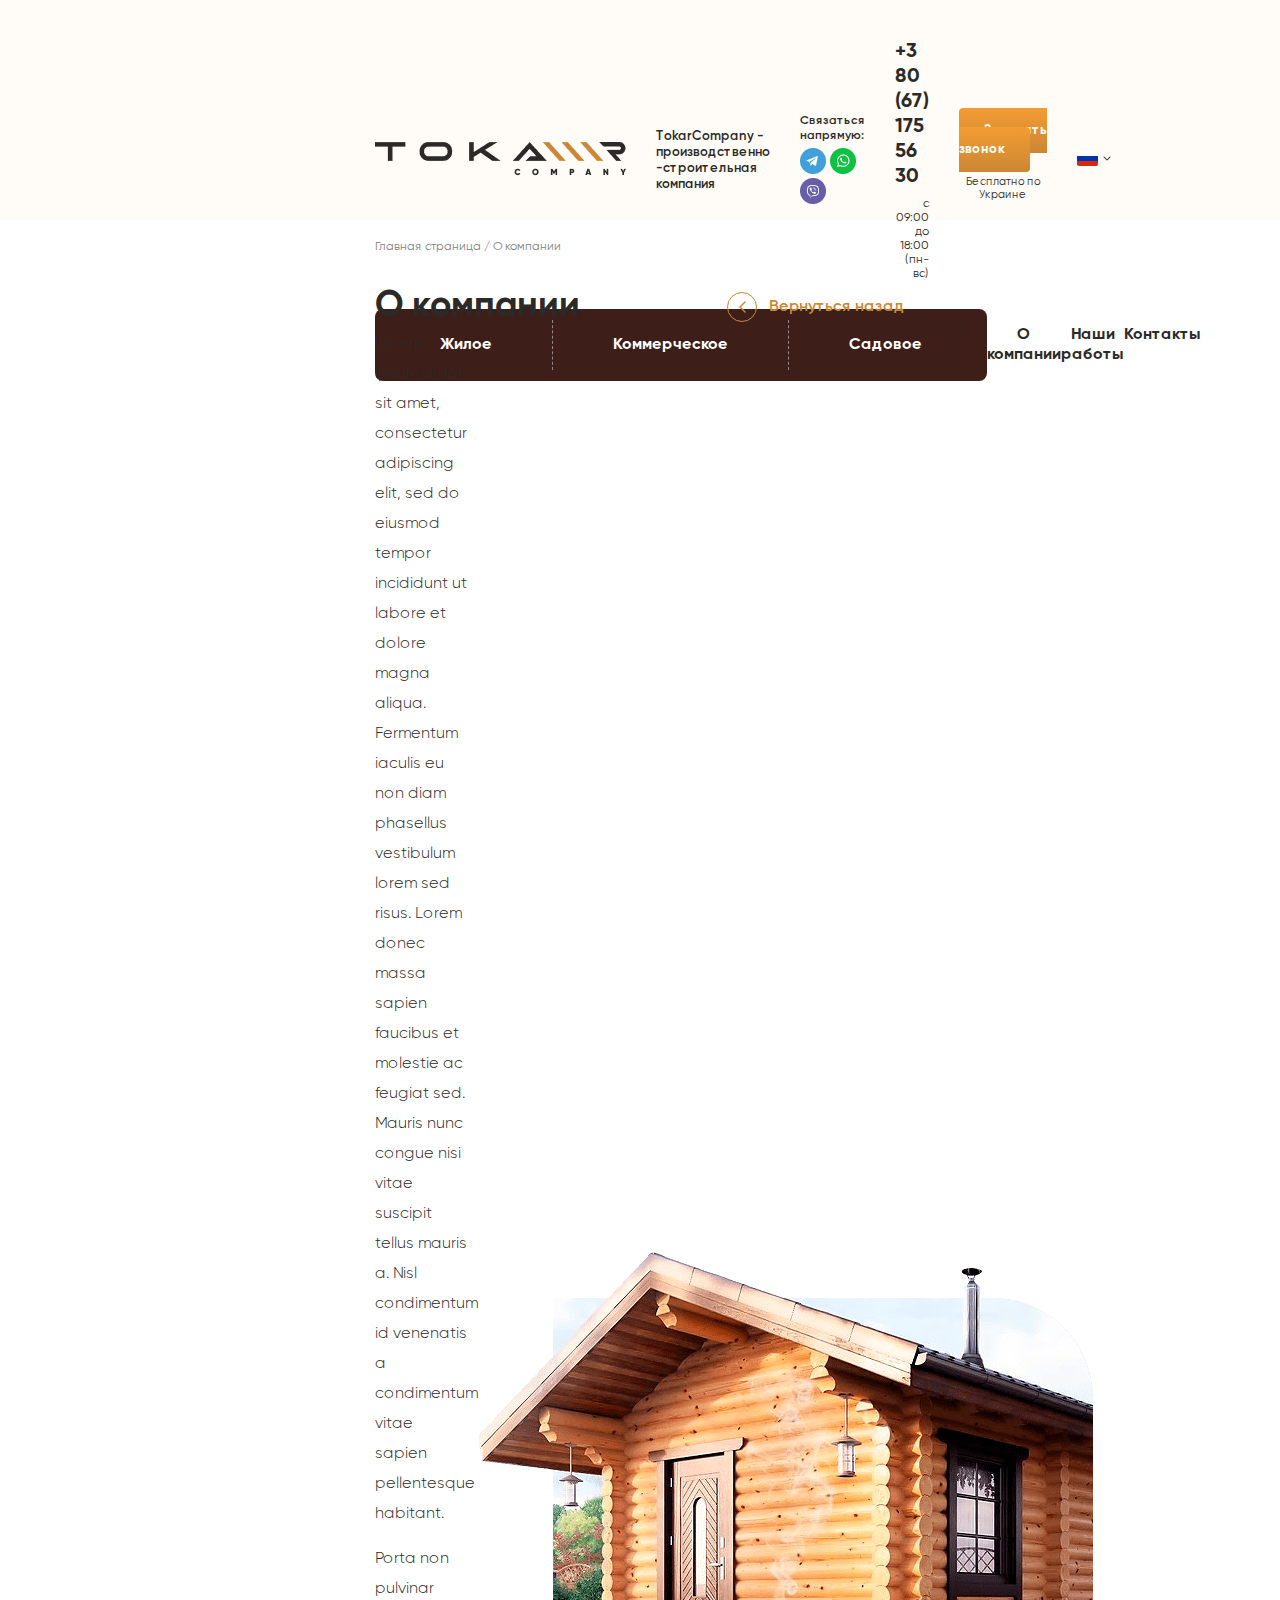
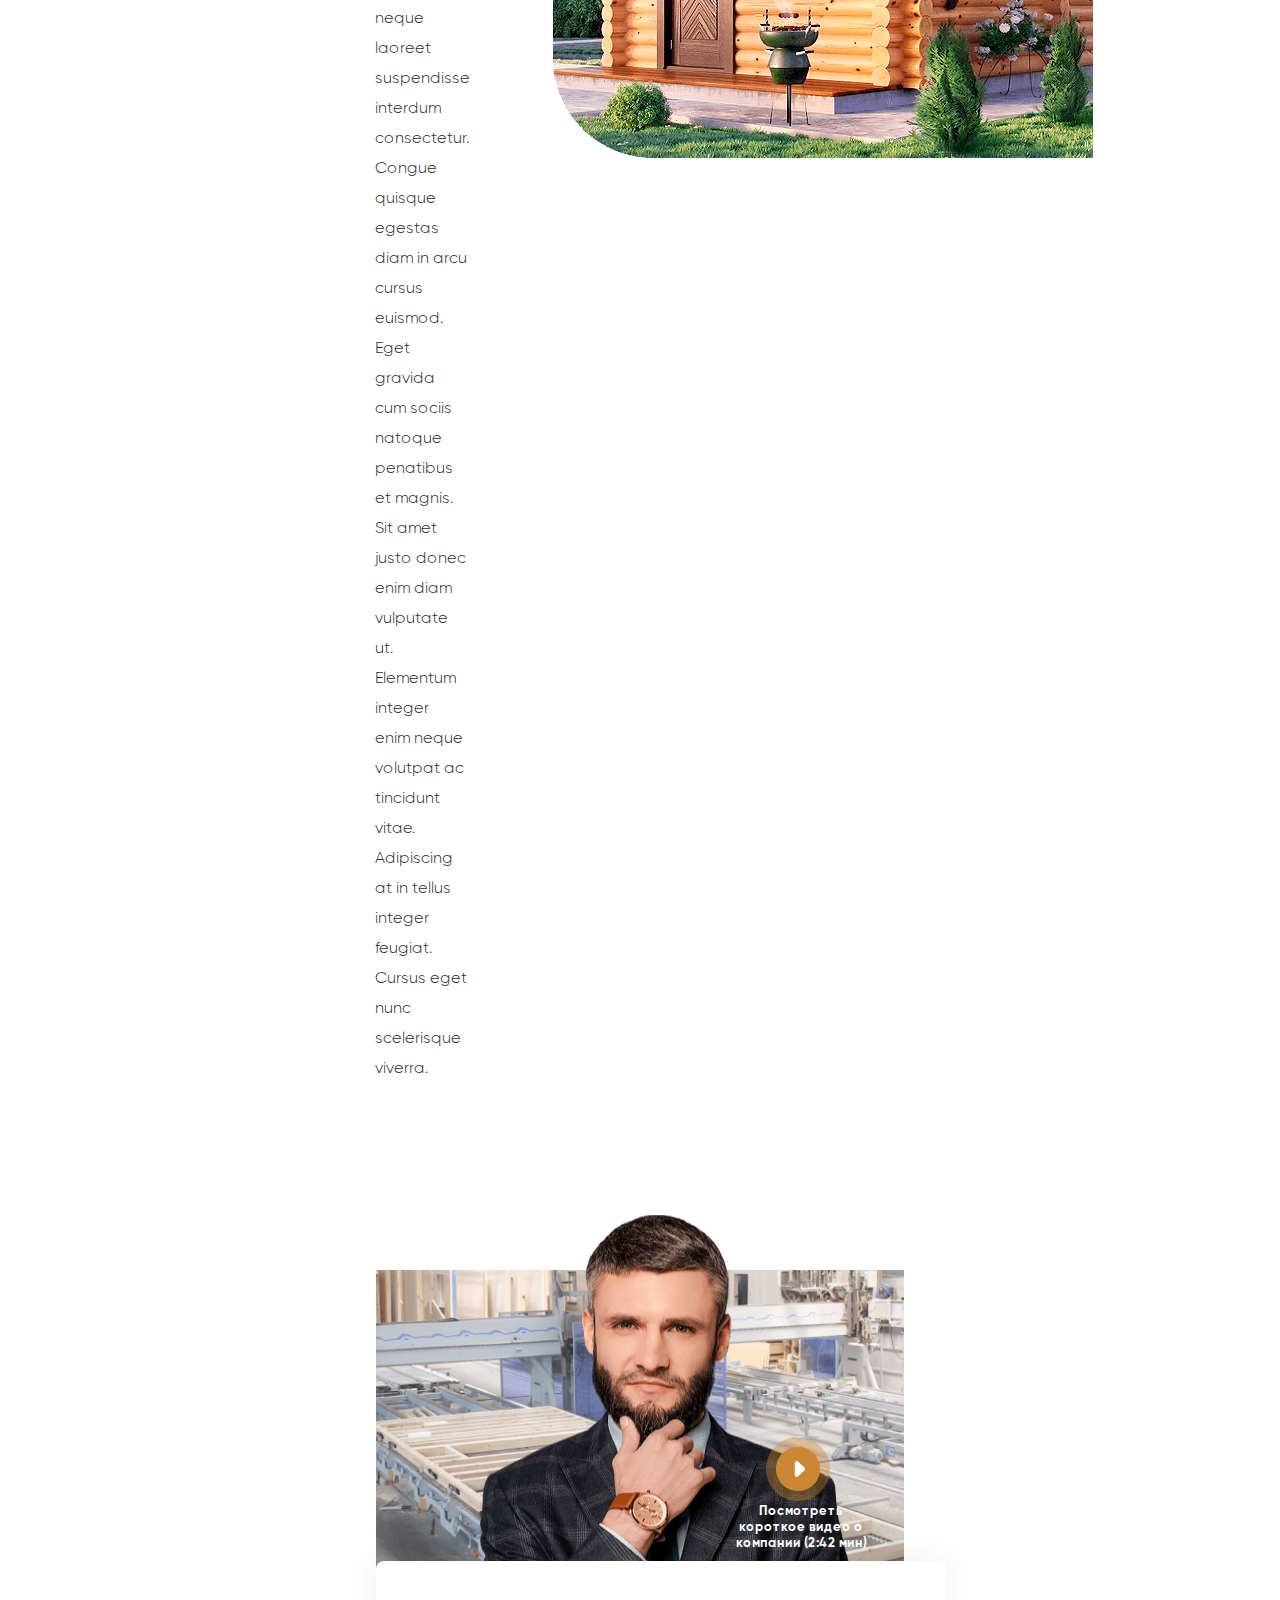
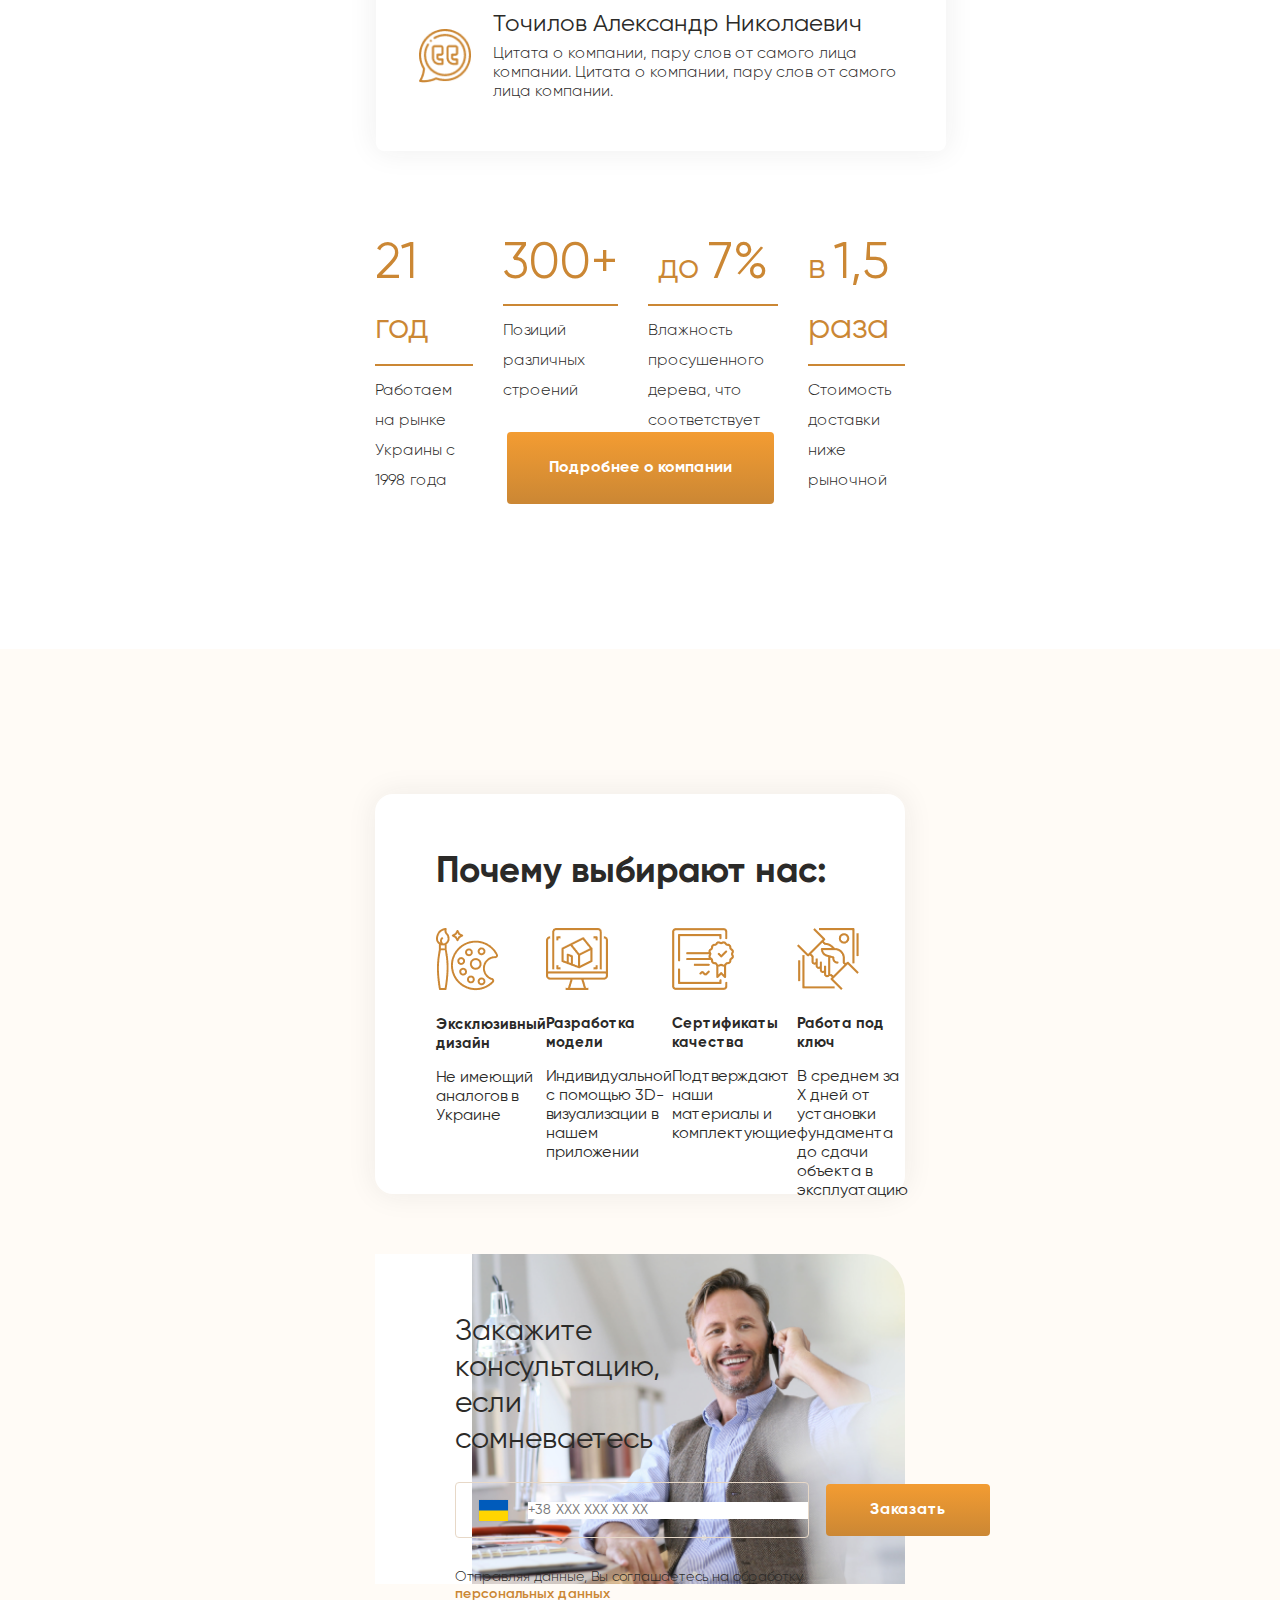
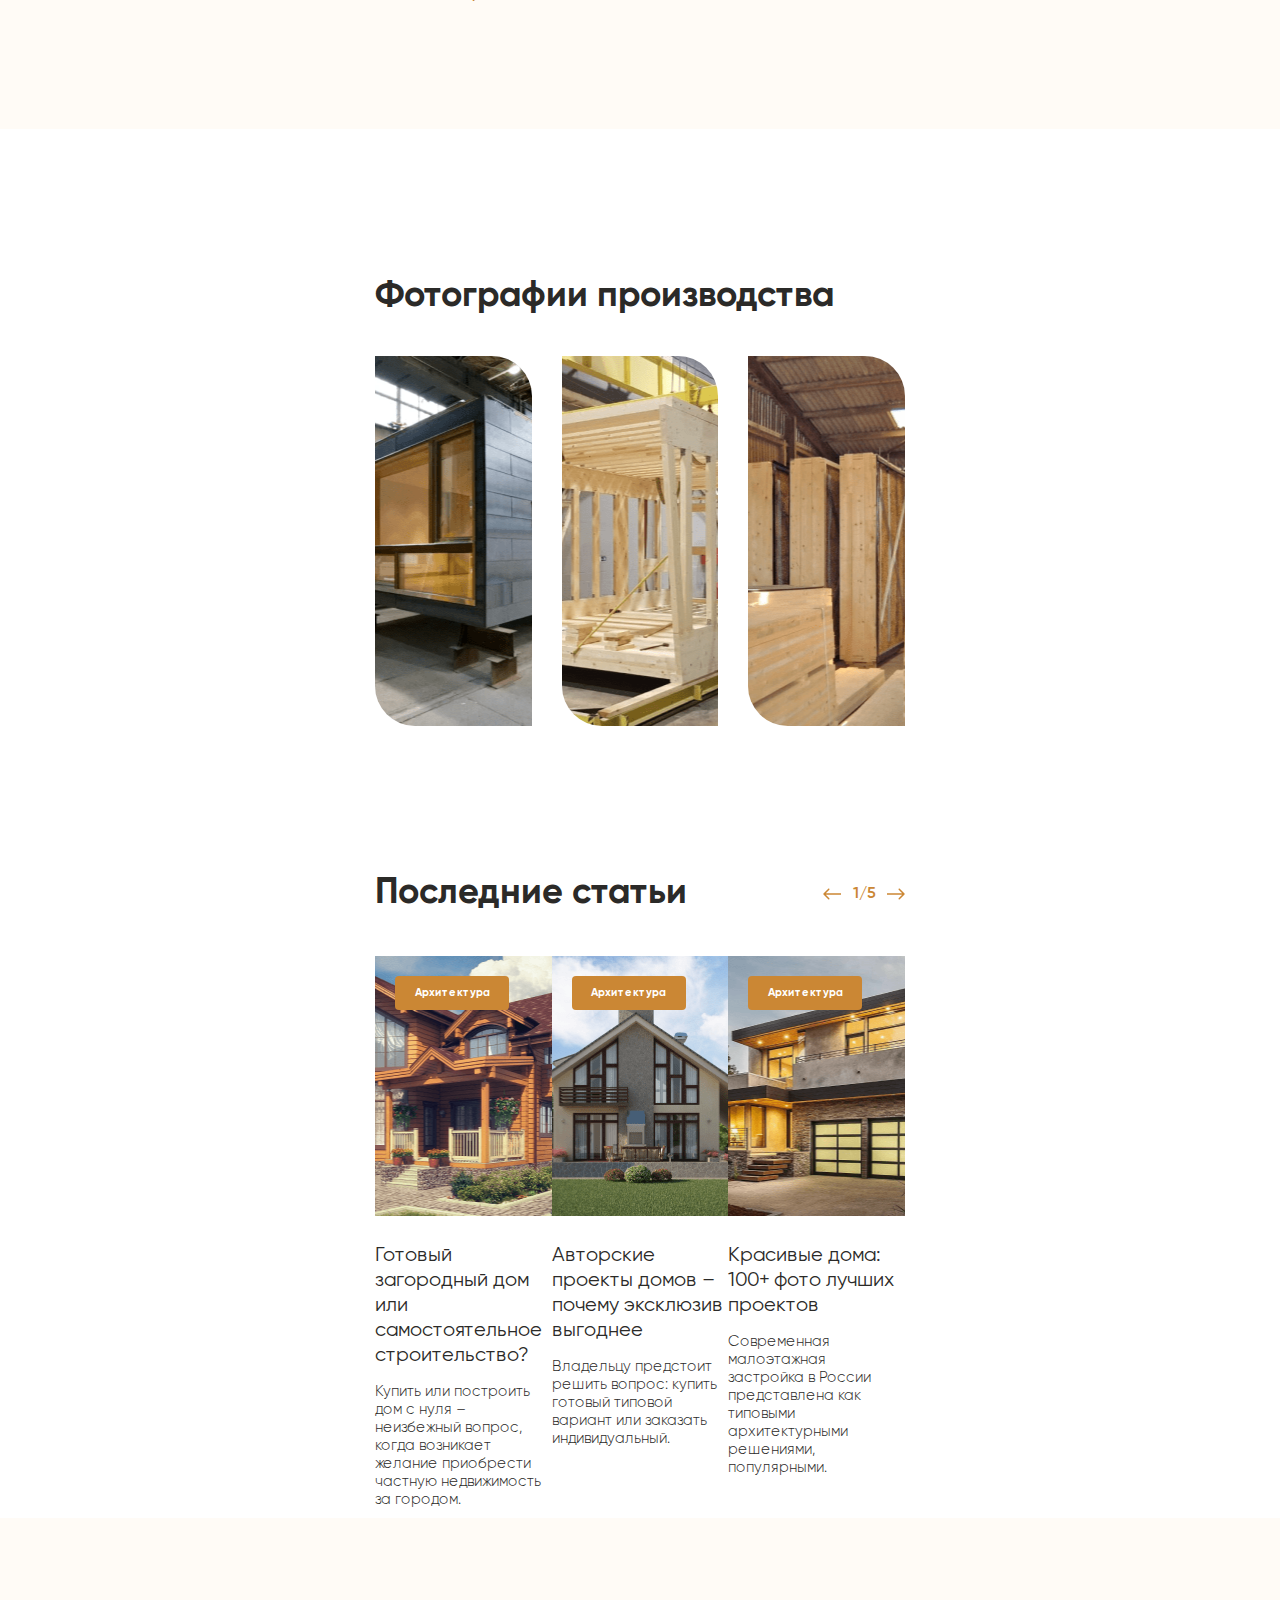
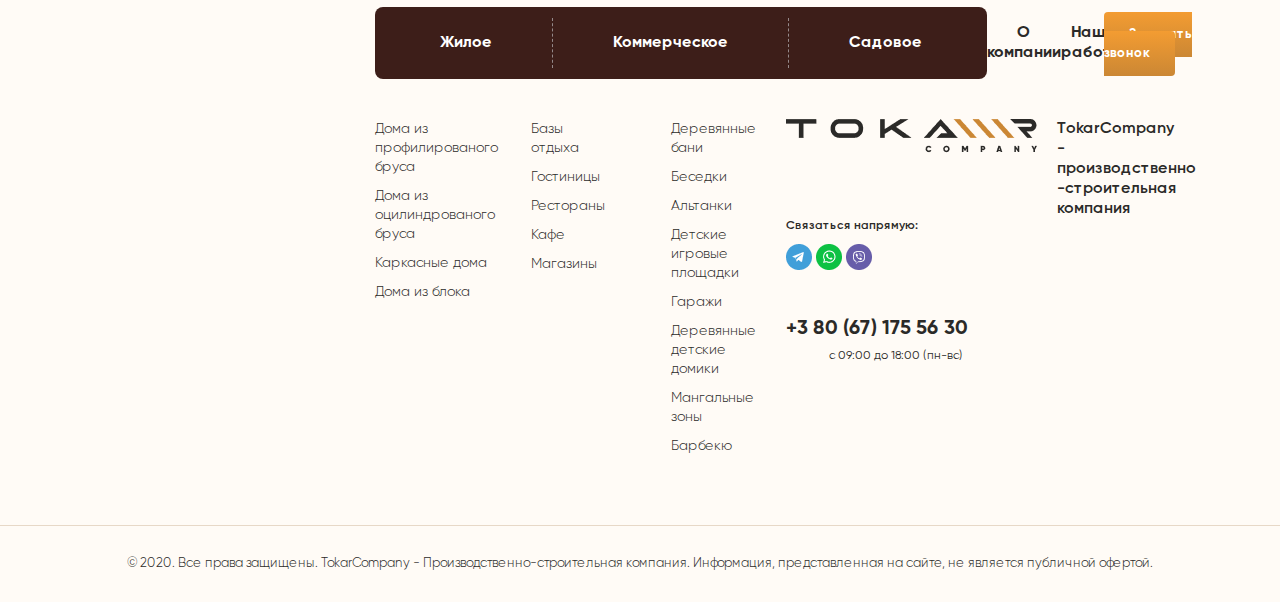
<file: about.html>
<!DOCTYPE html>
<html lang="en">
<head>
    <meta charset="UTF-8">
    <meta http-equiv="X-UA-Compatible" content="IE=edge">
    <meta name="viewport" content="width=device-width, initial-scale=1.0">
    <link rel="stylesheet" href="/about/style/style.css">
    <title>Производитель мебели из натурального дерева | ТокарМебель - Покупайте только лучшую мебель!</title>
</head>
<body>
    
    <div class="container">
        <header>
            <div class="navbar">
                <div class="logo">
                    <a href="/index.html">
                        <img src="/image/logo.png" alt="">
                    </a>
                </div>
                <div class="logo_subt">
                    TokarCompany - производственно -строительная компания
                </div>
                <div class="nav_links">
                    <p>Связаться напрямую:</p>
                    <img src="/image/tg.png" alt="">
                    <img src="/image/wtsp.png" alt="">
                    <img src="/image/viber.png" alt="">
                </div>
                <div class="nav_contacts">
                    <a href="">
                        <span>+3 80 (67) 175 56 30</span>
                    </a>
                    <a href="">
                        <p>с 09:00 до 18:00 (пн-вс)</p>
                    </a>
                </div>
                <div class="nav_btn">
                    <div class="btn_holder">
                        <a href="">Заказать звонок</a>
                    </div>
                    <p>Бесплатно по Украине</p>
                </div>
                <div class="nav_lang">
                    <img src="/image/lang.png" alt="">
                </div>
            </div>
            <div class="top_row">
                <div class="top_row_section">
                    <div class="top_row_box">
                        <a href="/catalog2.html">Жилое</a>
                    </div>
                    <div class="top_row_box" id="commerc">
                        <a href="">Коммерческое</a>
                    </div>
                    <div class="top_row_box">
                        <a href="">Садовое</a>
                    </div>
                </div>
                <div class="top_row_section2">
                    <a href="/about.html">О компании</a>
                    <a href="/work.html">Наши работы</a>
                    <a href="/contacts.html">Контакты</a>
                </div>
            </div>
        </header>
        <div class="page_controll">
            <a href="/index.html">Главная страница /&nbsp;</a>
            <a href="/about.html">О компании</a>
        </div>
        <main>
            <div class="about_company">
                <div class="about_company_row1">
                    <div class="about_company_title">О компании</div>
                    <div class="about_company_back_btn">
                        <a href="/index.html">
                            <div class="back_icon">
                                <img src="/barcelona/image/arrow.png" alt="">
                            </div>
                            <div class="back_text">Вернуться назад</div>
                        </a>
                    </div>
                </div>
                <div class="about_company_row2">
                    <div class="about_company_row2_text">
                        <p>Lorem ipsum dolor sit amet, consectetur adipiscing elit, sed do eiusmod tempor incididunt ut labore et dolore magna aliqua. Fermentum iaculis eu non diam phasellus vestibulum lorem sed risus. Lorem donec massa sapien faucibus et molestie ac feugiat sed. Mauris nunc congue nisi vitae suscipit tellus mauris a. Nisl condimentum id venenatis a condimentum vitae sapien pellentesque habitant.</p>
                        <p>Porta non pulvinar neque laoreet suspendisse interdum consectetur. Congue quisque egestas diam in arcu cursus euismod. Eget gravida cum sociis natoque penatibus et magnis. Sit amet justo donec enim diam vulputate ut. Elementum integer enim neque volutpat ac tincidunt vitae. Adipiscing at in tellus integer feugiat. Cursus eget nunc scelerisque viverra. </p>
                    </div>
                    <div class="about_company_row2_img"><img src="/image/house.png" alt=""></div>
                </div>
            </div>
            <div class="man_section">
                <div class="about_man">
                    <div class="man">
                        <div class="player">
                            <button id="play"><img src="./image/play.png" alt=""></button>
                            <div class="play_text">Посмотреть короткое видео о компании (2:42 мин)</div>
                        </div>
                        <div class="man_box">
                            <img src="./image/quote.png" alt="">
                            <div class="man_text">
                                <div class="man_title">Точилов Александр Николаевич</div>
                                <div class="man_desc">Цитата о компании, пару слов от самого лица компании. Цитата о компании, пару слов от самого лица компании. </div>
                            </div>
                        </div>
                    </div>
                </div>
                <div class="man_stats">
                    <div class="stats_box">
                        <div class="stats_title">
                            <p>21 <span>год</span></p>
                            
                        </div>
                        <div class="stats_caption">Работаем на рынке Украины с 1998 года</div>
                    </div>
                    <div class="stats_box">
                        <div class="stats_title"><p>300+</p></div>
                        <div class="stats_caption">Позиций различных строений</div>
                    </div>
                    <div class="stats_box">
                        <div class="stats_title">
                            <p><span>до </span>7%</p>
                        </div>
                        <div class="stats_caption">Влажность просушенного дерева, что соответствует нормативам ГОСТ</div>
                    </div>
                    <div class="stats_box">
                        <div class="stats_title">
                            <p><span>в </span>1,5 <span>раза</span></p>
                        </div>
                        <div class="stats_caption">Стоимость доставки ниже рыночной</div>
                    </div>
                </div>
                <div class="stats_btn">
                    <a href="">Подробнее о компании</a>
                </div>
            </div>
            <div class="middle_section">
                <div class="landing_card">
                    <div class="landing_card_title">Почему выбирают нас:</div>
                    <div class="landing_card_holder">
                        <div class="landing_card_box">
                            <img src="./image/icon1.png" alt="">
                            <div class="card_box_title">Эксклюзивный дизайн</div>
                            <div class="card_box_desc">Не имеющий аналогов в Украине</div>
                        </div>
                        <div class="landing_card_box">
                            <img src="./image/icon2.png" alt="">
                            <div class="card_box_title">Разработка модели</div>
                            <div class="card_box_desc">Индивидуальной с помощью 3D-визуализации в нашем приложении</div>
                        </div>
                        <div class="landing_card_box">
                            <img src="./image/icon3.png" alt="">
                            <div class="card_box_title">Сертификаты качества</div>
                            <div class="card_box_desc">Подтверждают наши материалы и комплектующие</div>
                        </div>
                        <div class="landing_card_box">
                            <img src="./image/icon4.png" alt="">
                            <div class="card_box_title">Работа под ключ</div>
                            <div class="card_box_desc">В среднем за Х дней от установки фундамента до сдачи объекта в эксплуатацию</div>
                        </div>
                    </div>
                </div>
                <div class="consultation_card">
                    <div class="consult_card_title">Закажите консультацию, если сомневаетесь</div>
                    <div class="consult_right_bottom consult_card_bottom">
                        <div class="consult_right_input consult_card_input">
                            <img src="/barcelona/image/ukr.png" alt="">
                            <input type="text" name="" id="consult" placeholder="+38 XXX XXX XX XX">
                        </div>
                        <div class="consult_right_btn consult_card_btn">
                            <a href="">Заказать</a>
                        </div>
                    </div>
                    <div class="personal_data">
                        Отправляя данные, Вы соглашаетесь на обработку <a href="">персональных данных</a>
                    </div>
                </div>
            </div>
            <div class="production">
                <div class="production_title">Фотографии производства</div>
                <div class="production_img_holder">
                    <div class="production_img1 production_img"></div>
                    <div class="production_img2 production_img"></div>
                    <div class="production_img3 production_img"></div>
                </div>
            </div>
            <div class="article">
                <div class="article_title">
                    <p>Последние статьи</p>
                    <div class="article_page">
                        <svg width="18" height="12" viewBox="0 0 18 12" fill="none" xmlns="http://www.w3.org/2000/svg">
                            <path d="M0.469669 6.53033C0.176777 6.23744 0.176777 5.76256 0.469669 5.46967L5.24264 0.6967C5.53553 0.403807 6.01041 0.403807 6.3033 0.6967C6.59619 0.989594 6.59619 1.46447 6.3033 1.75736L2.06066 6L6.3033 10.2426C6.59619 10.5355 6.59619 11.0104 6.3033 11.3033C6.01041 11.5962 5.53553 11.5962 5.24264 11.3033L0.469669 6.53033ZM18 6.75L1 6.75L1 5.25L18 5.25L18 6.75Z" fill="#CB8734"/>
                        </svg>
                        <span>1/5</span>
                        <svg width="18" height="12" viewBox="0 0 18 12" fill="none" xmlns="http://www.w3.org/2000/svg">
                            <path d="M17.5303 6.53033C17.8232 6.23744 17.8232 5.76256 17.5303 5.46967L12.7574 0.6967C12.4645 0.403807 11.9896 0.403807 11.6967 0.6967C11.4038 0.989594 11.4038 1.46447 11.6967 1.75736L15.9393 6L11.6967 10.2426C11.4038 10.5355 11.4038 11.0104 11.6967 11.3033C11.9896 11.5962 12.4645 11.5962 12.7574 11.3033L17.5303 6.53033ZM-6.55671e-08 6.75L17 6.75L17 5.25L6.55671e-08 5.25L-6.55671e-08 6.75Z" fill="#CB8734"/>
                        </svg>                            
                    </div>
                </div>
                <div class="articles_holder">
                    <div class="articles_box">
                        <div class="articles_box_img1 articles_box_img">
                            <div class="articles_box_img_type">Архитектура</div>
                        </div>
                        <div class="articles_box_title">Готовый загородный дом или самостоятельное строительство?</div>
                        <div class="articles_box_caption">Купить или построить дом с нуля – неизбежный вопрос, когда возникает желание приобрести частную недвижимость за городом. </div>
                    </div>
                    <div class="articles_box">
                        <div class="articles_box_img2 articles_box_img">
                            <div class="articles_box_img_type">Архитектура</div>
                        </div>
                        <div class="articles_box_title">Авторские проекты домов – почему эксклюзив выгоднее</div>
                        <div class="articles_box_caption">Владельцу предстоит решить вопрос: купить готовый типовой вариант или заказать индивидуальный. </div>
                    </div>
                    <div class="articles_box">
                        <div class="articles_box_img3 articles_box_img">
                            <div class="articles_box_img_type">Архитектура</div>
                        </div>
                        <div class="articles_box_title">Красивые дома: 100+ фото лучших проектов</div>
                        <div class="articles_box_caption">Современная малоэтажная застройка в России представлена как типовыми архитектурными решениями, популярными.</div>
                    </div>
                </div>
            </div>
        </main>
        <footer>
            <div class="footer_navbar">
                <div class="footer_top_row">
                    <div class="footer_top_row_section">
                        <div class="footer_top_row_box">
                            <a href="/catalog2.html">Жилое</a>
                        </div>
                        <div class="footer_top_row_box" id="commerc2">
                            <a href="">Коммерческое</a>
                        </div>
                        <div class="footer_top_row_box">
                            <a href="">Садовое</a>
                        </div>
                    </div>
                    <div class="footer_top_row_section2">
                        <a href="/about.html">О компании</a>
                        <a href="/work.html">Наши работы</a>
                    </div>
                    <div class="footer_top_row_btn">
                        <a href="">Заказать звонок</a>
                    </div>
                </div>
                <div class="footer_nav_links">
                    <div class="footer_nav_links_col1">
                        <ul>
                            <li><a href="">Дома из профилированого бруса</a></li>
                            <li><a href="">Дома из оцилиндрованого бруса</a></li>
                            <li><a href="">Каркасные дома</a></li>
                            <li><a href="">Дома из блока</a></li>
                        </ul>
                    </div>
                    <div class="footer_nav_links_col2">
                        <ul>
                            <li><a href="">Базы отдыха</a></li>
                            <li><a href="">Гостиницы</a></li>
                            <li><a href="">Рестораны</a></li>
                            <li><a href="">Кафе</a></li>
                            <li><a href="">Магазины</a></li>
                        </ul>
                    </div>
                    <div class="footer_nav_links_col3">
                        <ul>
                            <li><a href="">Деревянные бани</a></li>
                            <li><a href="">Беседки</a></li>
                            <li><a href="">Альтанки</a></li>
                            <li><a href="">Детские игровые площадки</a></li>
                            <li><a href="">Гаражи</a></li>
                            <li><a href="">Деревянные детские домики</a></li>
                            <li><a href="">Мангальные зоны</a></li>
                            <li><a href="">Барбекю</a></li>
                        </ul>
                    </div>
                    <div class="footer_nav_links_col4">
                        <div class="footer_logo">
                            <img src="./image/logo.png" alt="">
                        </div>
                        <div class="footer_nav_links2">
                            <div class="footer_nav_links_title">
                                Связаться напрямую:
                            </div>
                            <img src="./image/tg.png" alt="">
                            <img src="./image/wtsp.png" alt="">
                            <img src="./image/viber.png" alt="">
                        </div>
                        <div class="footer_nav_contacts">
                            <a href="">
                                <span>+3 80 (67) 175 56 30</span>
                            </a>
                            <a href="">
                                <p>с 09:00 до 18:00 (пн-вс)</p>
                            </a>
                        </div>
                    </div>
                    <div class="footer_logo_subt">
                        TokarCompany - производственно -строительная компания
                    </div>
                </div>
            </div>
            <div class="footer_copyright">
                © 2020. Все права защищены. TokarCompany - Производственно-строительная компания. Информация, представленная на сайте, не является публичной офертой.
            </div>
        </footer>
    </div>
</body>
</html>
</file>
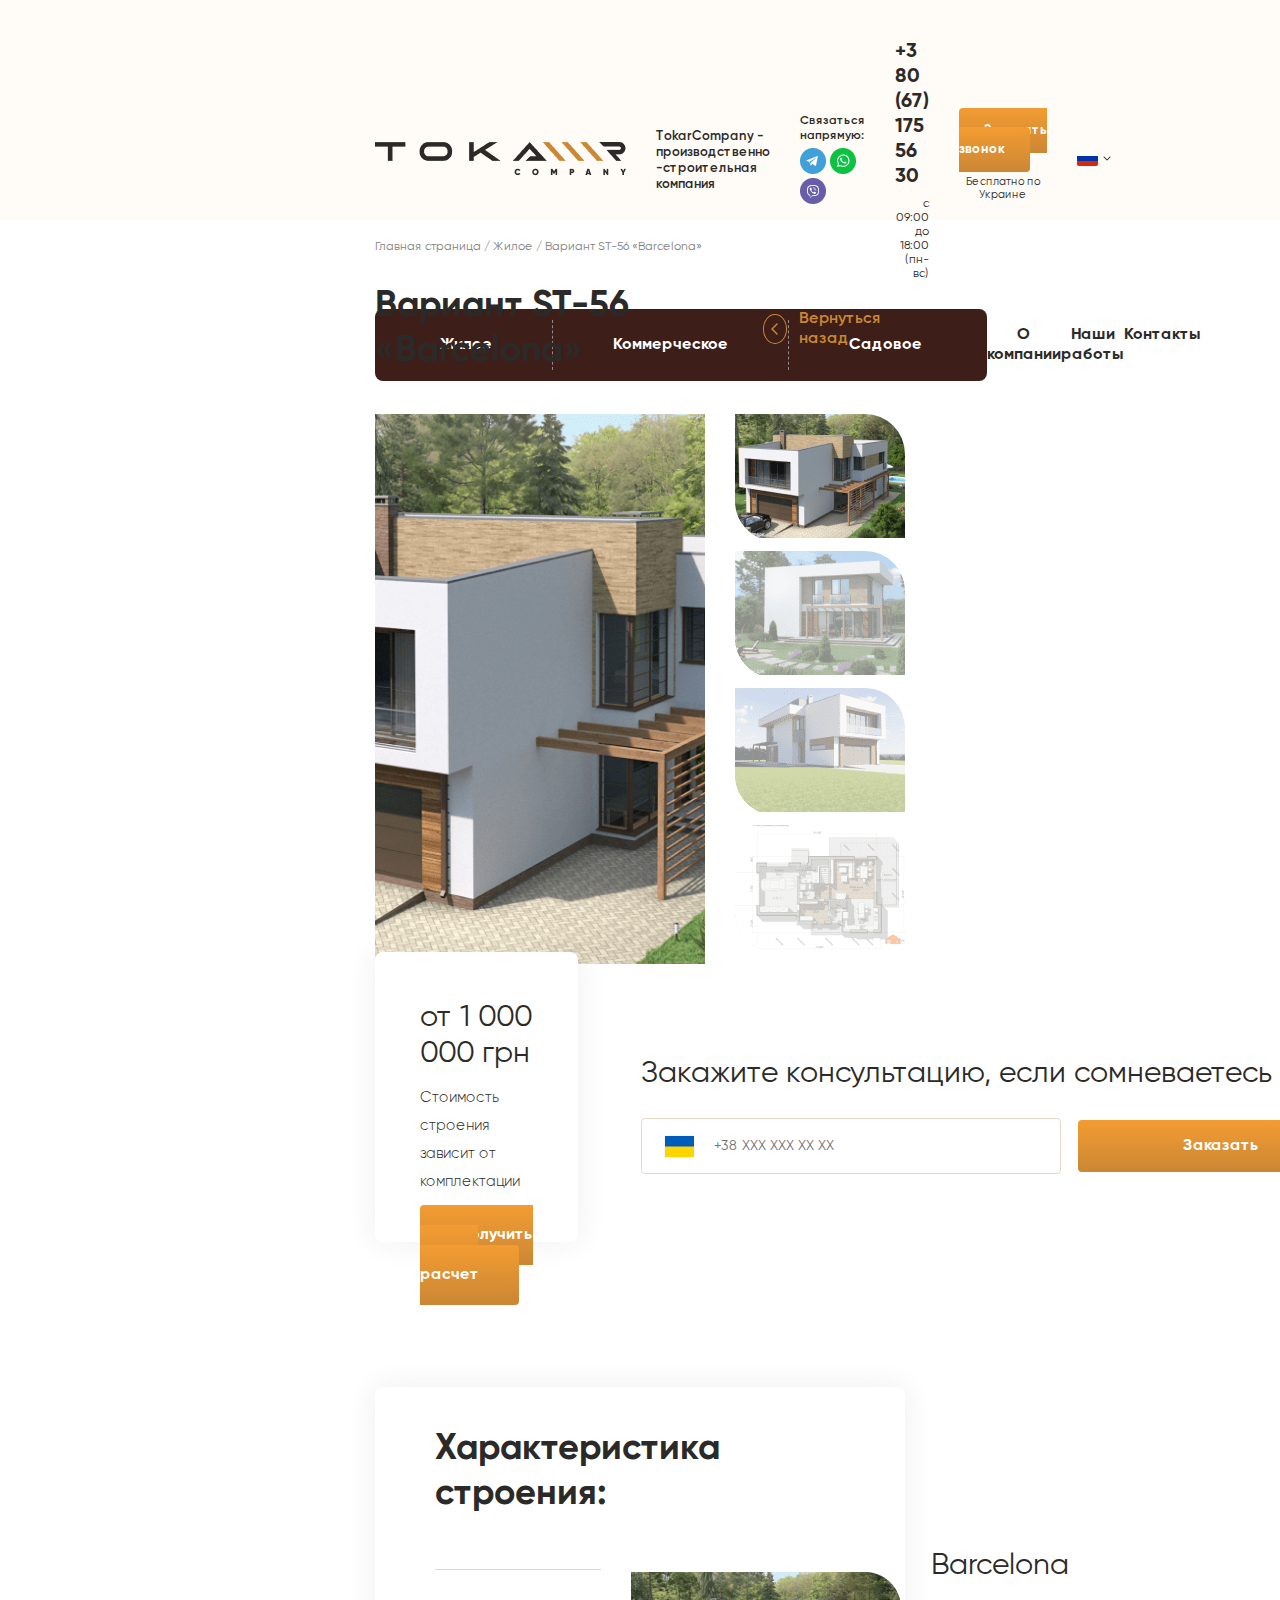
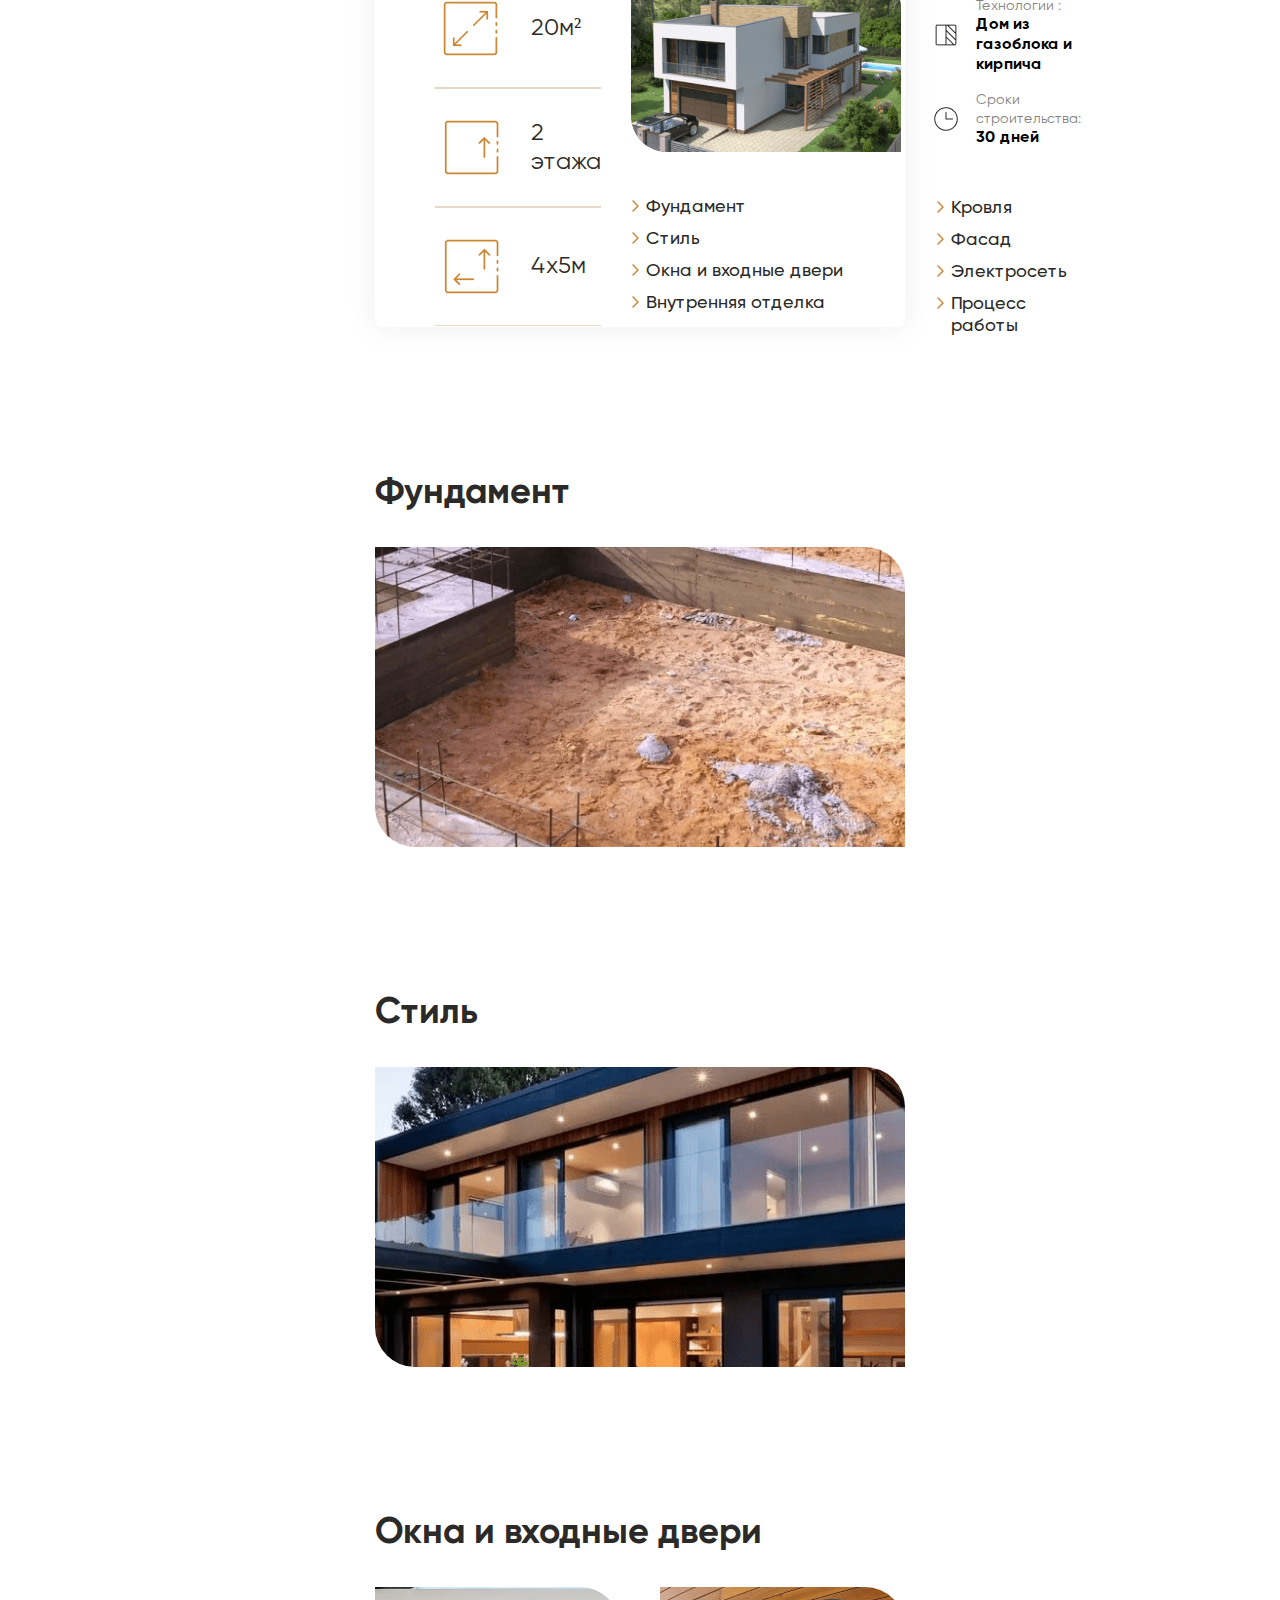
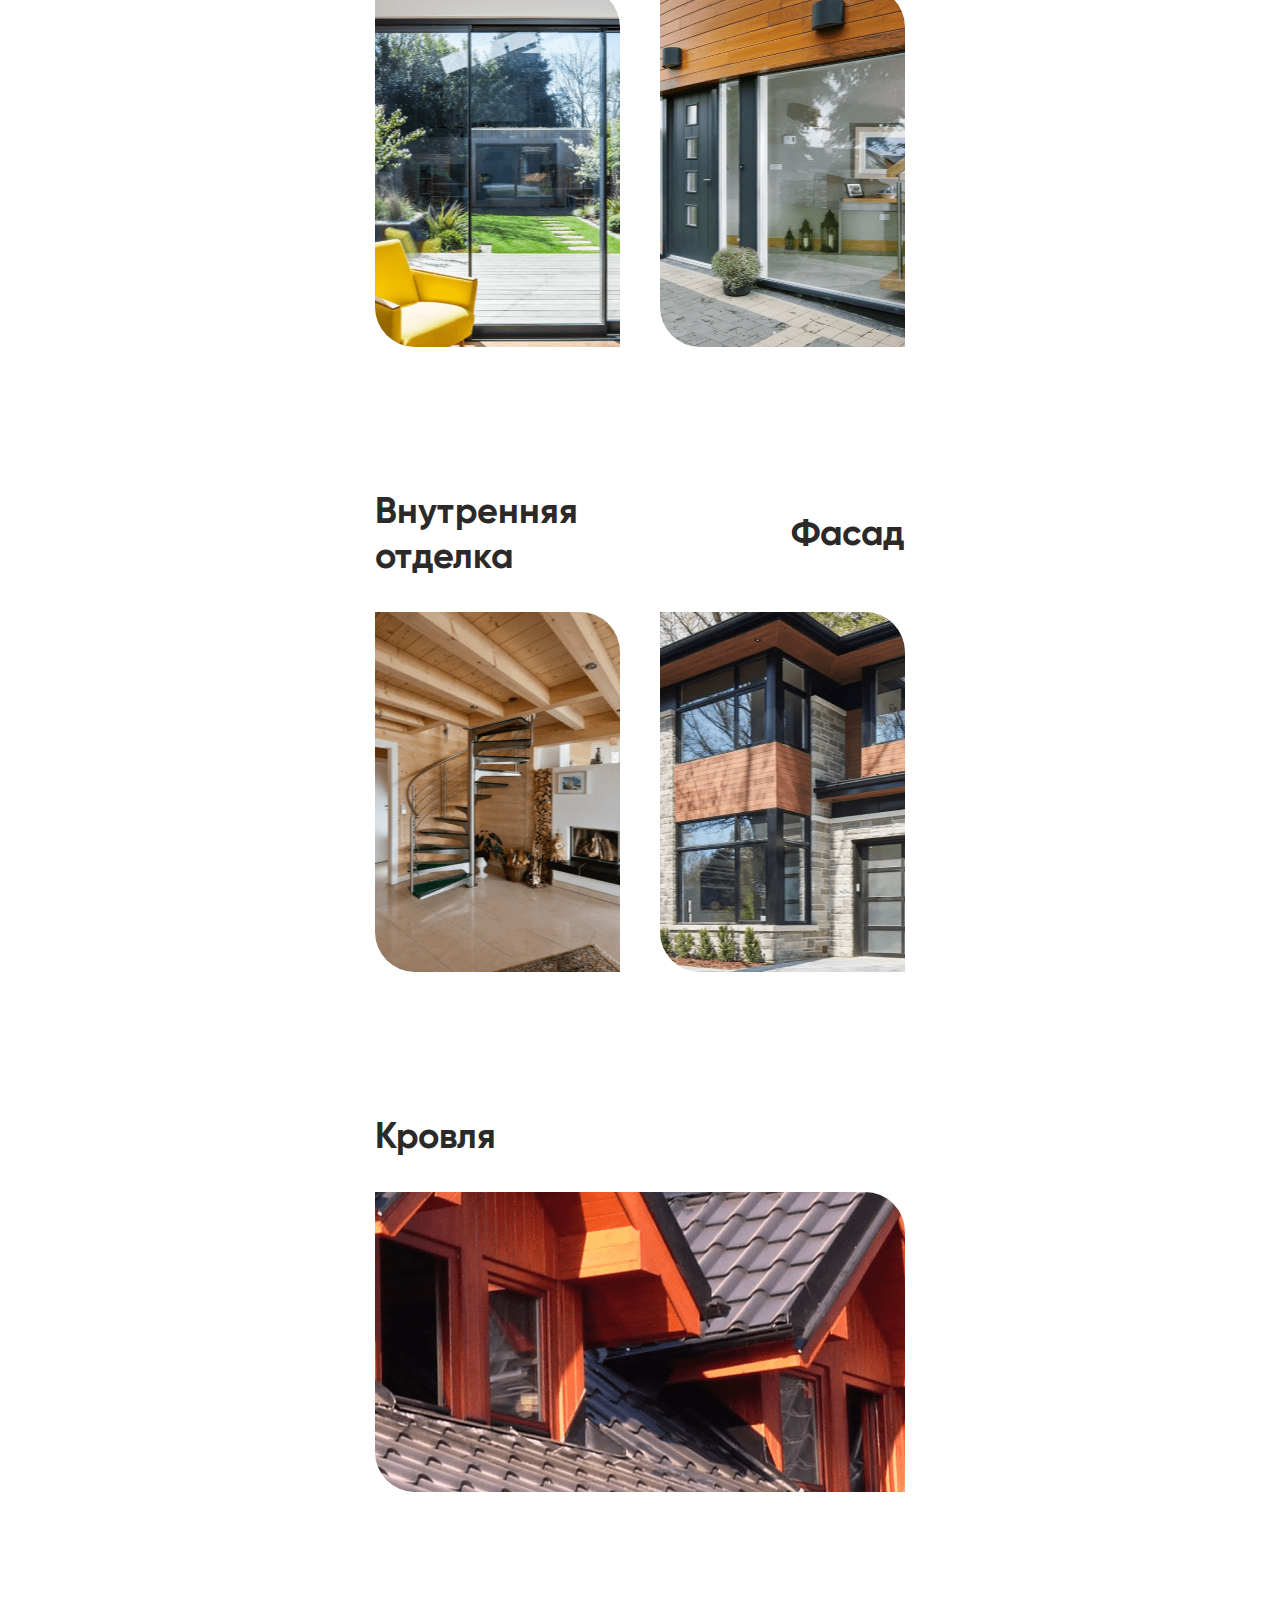
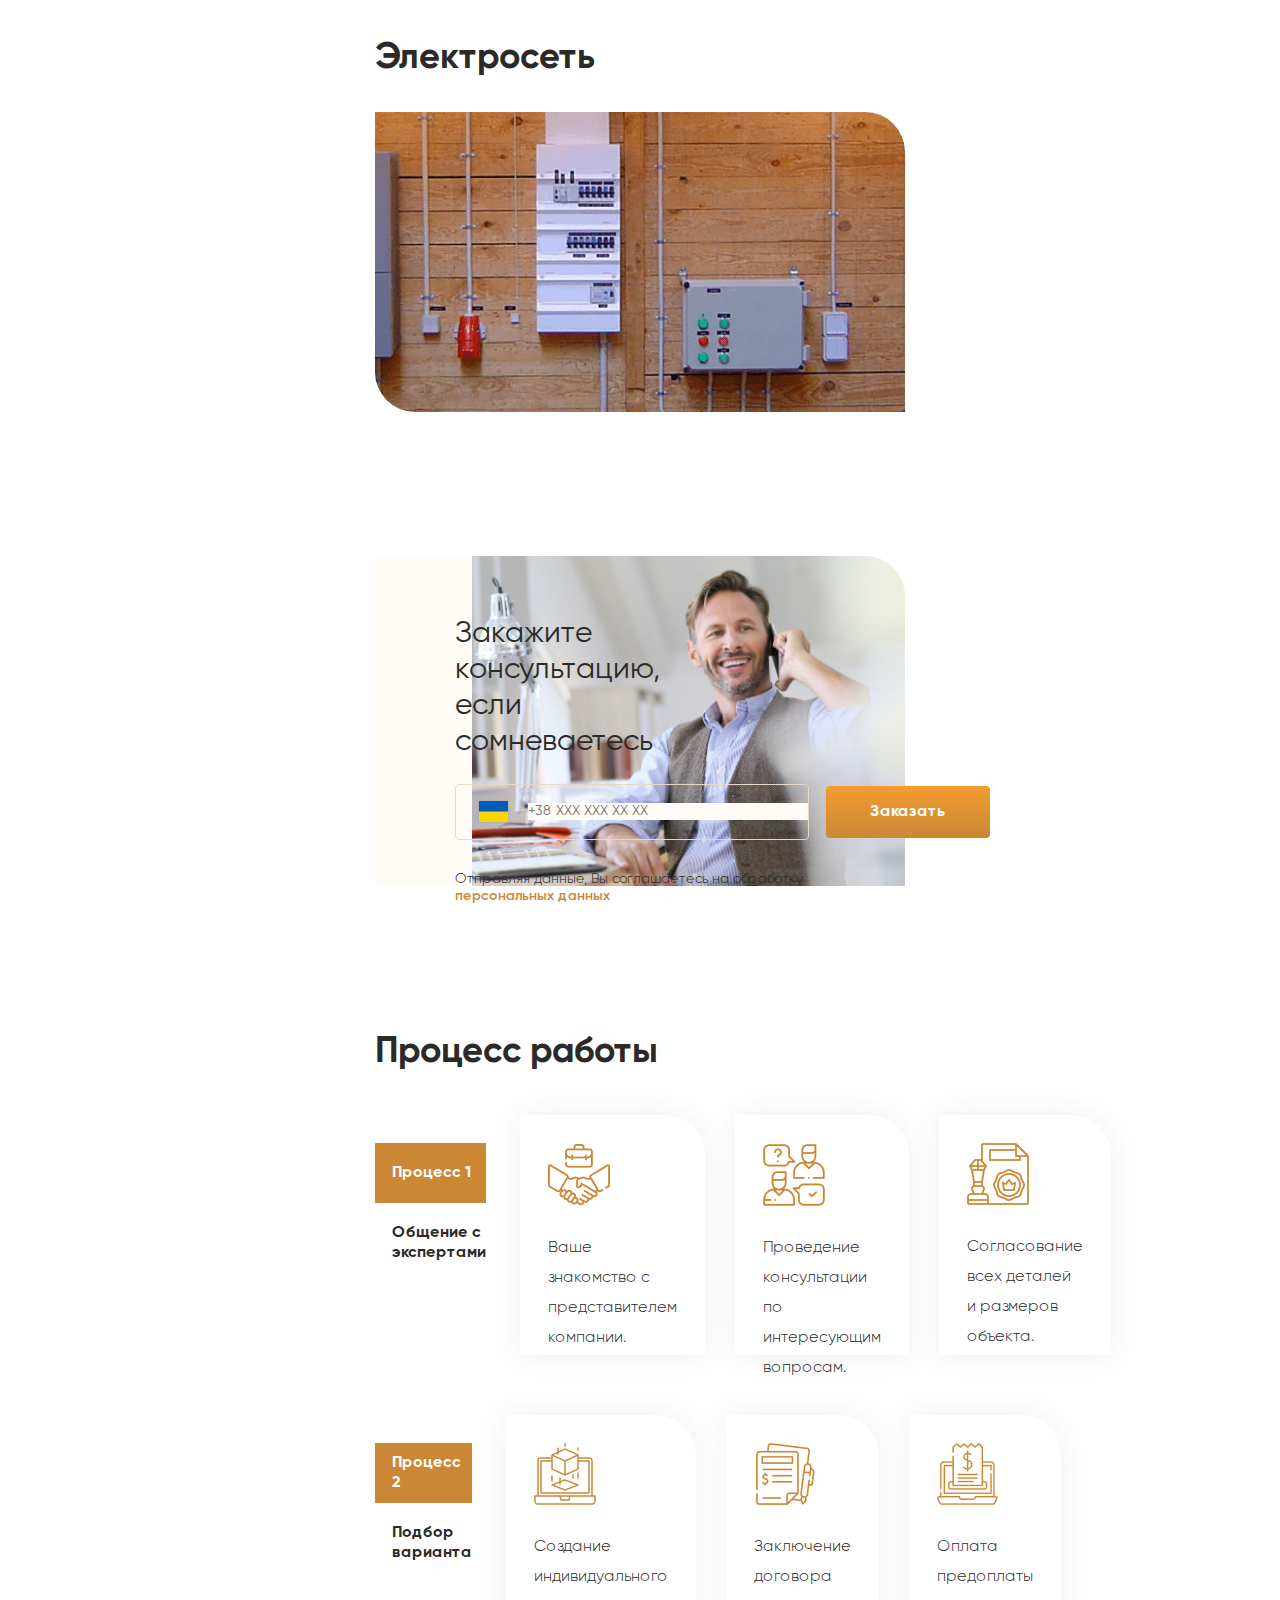
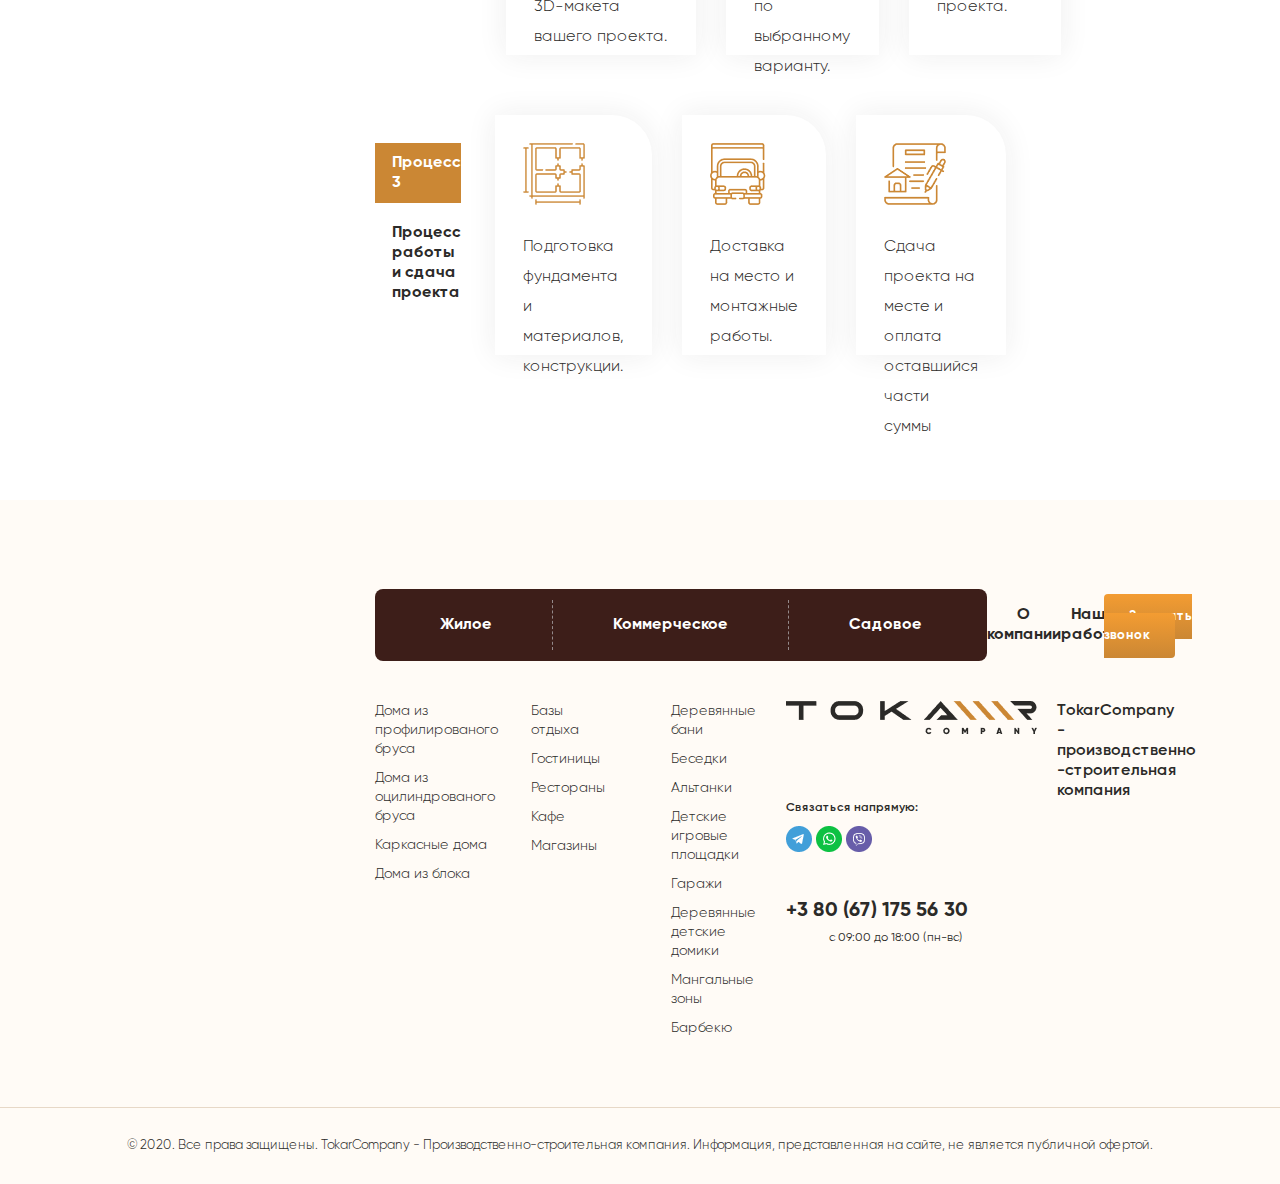
<file: barcelona.html>
<!DOCTYPE html>
<html lang="en">
<head>
    <meta charset="UTF-8">
    <meta http-equiv="X-UA-Compatible" content="IE=edge">
    <meta name="viewport" content="width=device-width, initial-scale=1.0">
    <link rel="stylesheet" href="/barcelona/style/style.css">
    <title>Производитель мебели из натурального дерева | ТокарМебель - Покупайте только лучшую мебель!</title>
</head>
<body>
    
    <div class="container">
        <header>
            <div class="navbar">
                <div class="logo">
                    <a href="/index.html">
                        <img src="/image/logo.png" alt="">
                    </a>
                </div>
                <div class="logo_subt">
                    TokarCompany - производственно -строительная компания
                </div>
                <div class="nav_links">
                    <p>Связаться напрямую:</p>
                    <img src="/image/tg.png" alt="">
                    <img src="/image/wtsp.png" alt="">
                    <img src="/image/viber.png" alt="">
                </div>
                <div class="nav_contacts">
                    <a href="">
                        <span>+3 80 (67) 175 56 30</span>
                    </a>
                    <a href="">
                        <p>с 09:00 до 18:00 (пн-вс)</p>
                    </a>
                </div>
                <div class="nav_btn">
                    <div class="btn_holder">
                        <a href="">Заказать звонок</a>
                    </div>
                    <p>Бесплатно по Украине</p>
                </div>
                <div class="nav_lang">
                    <img src="/image/lang.png" alt="">
                </div>
            </div>
            <div class="top_row">
                <div class="top_row_section">
                    <div class="top_row_box">
                        <a href="/catalog2.html">Жилое</a>
                    </div>
                    <div class="top_row_box" id="commerc">
                        <a href="">Коммерческое</a>
                    </div>
                    <div class="top_row_box">
                        <a href="">Садовое</a>
                    </div>
                </div>
                <div class="top_row_section2">
                    <a href="/about.html">О компании</a>
                    <a href="/work.html">Наши работы</a>
                    <a href="/contacts.html">Контакты</a>
                </div>
            </div>
        </header>
        <div class="page_controll">
            <a href="/index.html">Главная страница /&nbsp;</a>
            <a href="/catalog2.html">Жилое /&nbsp;</a>
            <a href="">Вариант ST-56 «Barcelona»</a>
        </div>
        <div class="title_back">
            <p>Вариант ST-56 «Barcelona»</p>
            <div class="back_btn">
                <a href="">
                    <div class="back_btn_arrow">
                        <img src="/barcelona/image/arrow.png" alt="">
                    </div>
                    <span>Вернуться назад</span>
                </a>
            </div>
        </div>
        <main>
            <div class="barcelona">
                <div class="barca_img_left"></div>
                <div class="barca_img_right">
                    <div class="barca_img_box1 barca_img_box"></div>
                    <div class="barca_img_box2 barca_img_box"></div>
                    <div class="barca_img_box3 barca_img_box"></div>
                    <div class="barca_img_box4 barca_img_box"></div>
                </div>
            </div>
            <div class="barca_pop_up_holder" id="barca_pop_up_holder">
                <div class="barca_pop_up">
                    <div class="barca_pop_up_top_bg">
                        <p>Вариант ST-56 «Barcelona»</p>
                    </div>
                    <div class="barca_pop_up_text">
                        <div class="barca_pop_up_caption">Закажите консультацию, если сомневаетесь</div>
                    <div class="barca_pop_up_input">
                        <img src="/barcelona/image/ukr.png" alt="">
                        <input type="text" name="" id="number" placeholder="+38 XXX XXX XX XX">
                    </div>
                    <div class="barca_pop_up_btn">
                        <a href="">Получить точный расчет</a>
                    </div>
                    <div class="barca_pop_up_personal_data">
                        Отправляя данные, Вы соглашаетесь на обработку <a href="">персональных данных</a>
                    </div>
                    </div>
                    <img src="/barcelona/image/x.png" alt="" onclick="hide_barca_pop_up()" class="x">
                </div>
            </div>
            <div class="questions_pop_up_holder" id="questions_pop_up_holder">
                <div class="questions_pop_up">
                    <div class="questions_pop_up_top_bg"></div>
                    <div class="questions_pop_up_text">
                        <div class="questions_pop_up_caption">Получите ответы на все свои вопросы за 15 минут</div>
                    <div class="questions_pop_up_input">
                        <img src="/barcelona/image/ukr.png" alt="">
                        <input type="text" name="" id="" placeholder="+38 XXX XXX XX XX">
                    </div>
                    <div class="questions_pop_up_btn">
                        <a href="">Получить точный расчет</a>
                    </div>
                    <div class="questions_pop_up_personal_data">
                        Отправляя данные, Вы соглашаетесь на обработку <a href="">персональных данных</a>
                    </div>
                    </div>
                    <img src="/barcelona/image/x.png" alt="" onclick="hide_questions_pop_up()" class="x">
                </div>
            </div>
            <div class="consultation">
                <div class="consult_left">
                    <div class="consult_left_title">от 1 000 000 грн</div>
                    <div class="consult_left_caption">Стоимость строения зависит от комплектации</div>
                    <div class="consult_left_btn">
                        <a href="">Получить точный расчет</a>
                    </div>
                </div>
                <div class="consult_right">
                    <div class="consult_right_title">
                        Закажите консультацию, если сомневаетесь
                    </div>
                    <div class="consult_right_bottom">
                        <div class="consult_right_input">
                            <img src="/barcelona/image/ukr.png" alt="">
                            <input type="text" name="" id="" placeholder="+38 XXX XXX XX XX">
                        </div>
                        <div class="consult_right_btn">
                            <a href="">Заказать</a>
                        </div>
                    </div>
                </div>
            </div>
            <div class="propety">
                <div class="property_title">Характеристика строения:</div>
                <div class="property_box_holder">
                    <div class="property_box1 property_box">
                        <div class="property_intbox">
                            <img src="/barcelona/image/item1.png" alt="">
                            <p>20м²</p>
                        </div>
                        <div class="property_intbox">
                            <img src="/barcelona/image/item2.png" alt="">
                            <p>2 этажа</p>
                        </div>
                        <div class="property_intbox">
                            <img src="/barcelona/image/item3.png" alt="">
                            <p>4x5м</p>
                        </div>
                    </div>
                    <div class="property_box2 property_box">
                        <img src="/barcelona/image/img6.png" alt="">
                        <ul>
                            <li><a href="">Фундамент</a></li>
                            <li><a href="">Стиль</a></li>
                            <li><a href="">Окна и входные двери</a></li>
                            <li><a href="">Внутренняя отделка</a></li>
                        </ul>
                    </div>
                    <div class="property_box3 property_box">
                        <div class="property_box3_title">Barcelona</div>
                        <div class="property_box3_tech">
                            <img src="/barcelona/image/item4.png" alt="">
                            <div class="property_box3_tech_text">
                                <span>Технологии :</span>
                                <p>Дом из газоблока и кирпича</p>
                            </div>
                        </div>
                        <div class="property_box3_term">
                            <div class="property_box3_term_top">
                                <img src="/barcelona/image/item5.png" alt="">
                                <div class="property_box3_term_text">
                                    <span>Сроки строительства:</span>
                                    <p>30 дней</p>
                                </div>
                            </div>
                            <ul>
                                <li><a href="">Кровля</a></li>
                                <li><a href="">Фасад</a></li>
                                <li><a href="">Электросеть</a></li>
                                <li><a href="">Процесс работы</a></li>
                            </ul>
                        </div>
                    </div>
                </div>
            </div>
            <div class="img7">
                <div class="img7_title">Фундамент</div>
                <div class="img7_holder"></div>
            </div>
            <div class="img8">
                <div class="img8_title">Стиль</div>
                <div class="img8_holder"></div>
            </div>
            <div class="img9">
                <div class="img9_title">Окна и входные двери</div>
                <div class="img9_holder">
                    <div class="img9_left"></div>
                    <div class="img9_right"></div>
                </div>
            </div>
            <div class="img11">
                <div class="img11_title_holder">
                    <div class="img11_title1">Внутренняя отделка</div>
                    <div class="img11_title2">Фасад</div>
                </div>
                <div class="img11_holder">
                    <div class="img11_left"></div>
                    <div class="img11_right"></div>
                </div>
            </div>
            <div class="img13">
                <div class="img13_title">Кровля</div>
                <div class="img13_holder"></div>
            </div>
            <div class="img14">
                <div class="img14_title">Электросеть</div>
                <div class="img14_holder"></div>
            </div>
            <div class="consultation_card">
                <div class="consult_card_title">Закажите консультацию, если сомневаетесь</div>
                <div class="consult_right_bottom consult_card_bottom">
                    <div class="consult_right_input consult_card_input">
                        <img src="/barcelona/image/ukr.png" alt="">
                        <input type="text" name="" id="consult" placeholder="+38 XXX XXX XX XX">
                    </div>
                    <div class="consult_right_btn consult_card_btn">
                        <a href="">Заказать</a>
                    </div>
                </div>
                <div class="personal_data">
                    Отправляя данные, Вы соглашаетесь на обработку <a href="">персональных данных</a>
                </div>
            </div>
            <div class="process">
                <div class="process_title">Процесс работы</div>
                <div class="process_row1">
                    <div class="process_row1_box_name">
                        <div class="process_name">Процесс 1</div>
                        <div class="process_desc">Общение с экспертами</div>
                    </div>
                    <div class="process_row1_box">
                        <img src="/barcelona/image/icon1.png" alt="">
                        <div class="process_row1_box_caption">Ваше знакомство
                            с представителем  компании.</div>
                    </div>
                    <div class="process_row1_box">
                        <img src="/barcelona/image/icon2.png" alt="">
                        <div class="process_row1_box_caption">Проведение консультации по интересующим вопросам.</div>
                    </div>
                    <div class="process_row1_box">
                        <img src="/barcelona/image/icon3.png" alt="">
                        <div class="process_row1_box_caption">Согласование всех деталей и размеров объекта.</div>
                    </div>
                </div>
                <div class="process_row2">
                    <div class="process_row1_box_name">
                        <div class="process_name">Процесс 2</div>
                        <div class="process_desc">Подбор варианта</div>
                    </div>
                    <div class="process_row1_box">
                        <img src="/barcelona/image/icon4.png" alt="">
                        <div class="process_row1_box_caption">Создание
                            индивидуального 3D-макета вашего проекта.</div>
                    </div>
                    <div class="process_row1_box">
                        <img src="/barcelona/image/icon5.png" alt="">
                        <div class="process_row1_box_caption">Заключение
                            договора по выбранному варианту.</div>
                    </div>
                    <div class="process_row1_box">
                        <img src="/barcelona/image/icon6.png" alt="">
                        <div class="process_row1_box_caption">Оплата предоплаты проекта.</div>
                    </div>
                </div>
                <div class="process_row3">
                    <div class="process_row1_box_name">
                        <div class="process_name">Процесс 3</div>
                        <div class="process_desc">Процесс работы и сдача проекта</div>
                    </div>
                    <div class="process_row1_box">
                        <img src="/barcelona/image/icon7.png" alt="">
                        <div class="process_row1_box_caption">Подготовка фундамента и материалов, конструкции.</div>
                    </div>
                    <div class="process_row1_box">
                        <img src="/barcelona/image/icon8.png" alt="">
                        <div class="process_row1_box_caption">Доставка на место
                            и монтажные работы.</div>
                    </div>
                    <div class="process_row1_box">
                        <img src="/barcelona/image/icon9.png" alt="">
                        <div class="process_row1_box_caption">Сдача проекта на месте и оплата оставшийся части суммы</div>
                    </div>
                </div>
            </div>
        </main>
        <footer>
            <div class="footer_navbar">
                <div class="footer_top_row">
                    <div class="footer_top_row_section">
                        <div class="footer_top_row_box">
                            <a href="/catalog2.html">Жилое</a>
                        </div>
                        <div class="footer_top_row_box" id="commerc2">
                            <a href="">Коммерческое</a>
                        </div>
                        <div class="footer_top_row_box">
                            <a href="">Садовое</a>
                        </div>
                    </div>
                    <div class="footer_top_row_section2">
                        <a href="/about.html">О компании</a>
                        <a href="/work.html">Наши работы</a>
                    </div>
                    <div class="footer_top_row_btn">
                        <a href="">Заказать звонок</a>
                    </div>
                </div>
                <div class="footer_nav_links">
                    <div class="footer_nav_links_col1">
                        <ul>
                            <li><a href="">Дома из профилированого бруса</a></li>
                            <li><a href="">Дома из оцилиндрованого бруса</a></li>
                            <li><a href="">Каркасные дома</a></li>
                            <li><a href="">Дома из блока</a></li>
                        </ul>
                    </div>
                    <div class="footer_nav_links_col2">
                        <ul>
                            <li><a href="">Базы отдыха</a></li>
                            <li><a href="">Гостиницы</a></li>
                            <li><a href="">Рестораны</a></li>
                            <li><a href="">Кафе</a></li>
                            <li><a href="">Магазины</a></li>
                        </ul>
                    </div>
                    <div class="footer_nav_links_col3">
                        <ul>
                            <li><a href="">Деревянные бани</a></li>
                            <li><a href="">Беседки</a></li>
                            <li><a href="">Альтанки</a></li>
                            <li><a href="">Детские игровые площадки</a></li>
                            <li><a href="">Гаражи</a></li>
                            <li><a href="">Деревянные детские домики</a></li>
                            <li><a href="">Мангальные зоны</a></li>
                            <li><a href="">Барбекю</a></li>
                        </ul>
                    </div>
                    <div class="footer_nav_links_col4">
                        <div class="footer_logo">
                            <img src="/image/logo.png" alt="">
                        </div>
                        <div class="footer_nav_links2">
                            <div class="footer_nav_links_title">
                                Связаться напрямую:
                            </div>
                            <img src="/image/tg.png" alt="">
                            <img src="/image/wtsp.png" alt="">
                            <img src="/image/viber.png" alt="">
                        </div>
                        <div class="footer_nav_contacts">
                            <a href="">
                                <span>+3 80 (67) 175 56 30</span>
                            </a>
                            <a href="">
                                <p>с 09:00 до 18:00 (пн-вс)</p>
                            </a>
                        </div>
                    </div>
                    <div class="footer_logo_subt">
                        TokarCompany - производственно -строительная компания
                    </div>
                </div>
            </div>
            <div class="footer_copyright">
                © 2020. Все права защищены. TokarCompany - Производственно-строительная компания. Информация, представленная на сайте, не является публичной офертой.
            </div>
        </footer>
    </div>

    <script src="/barcelona/script/app.js"></script>

</body>
</html>
</file>
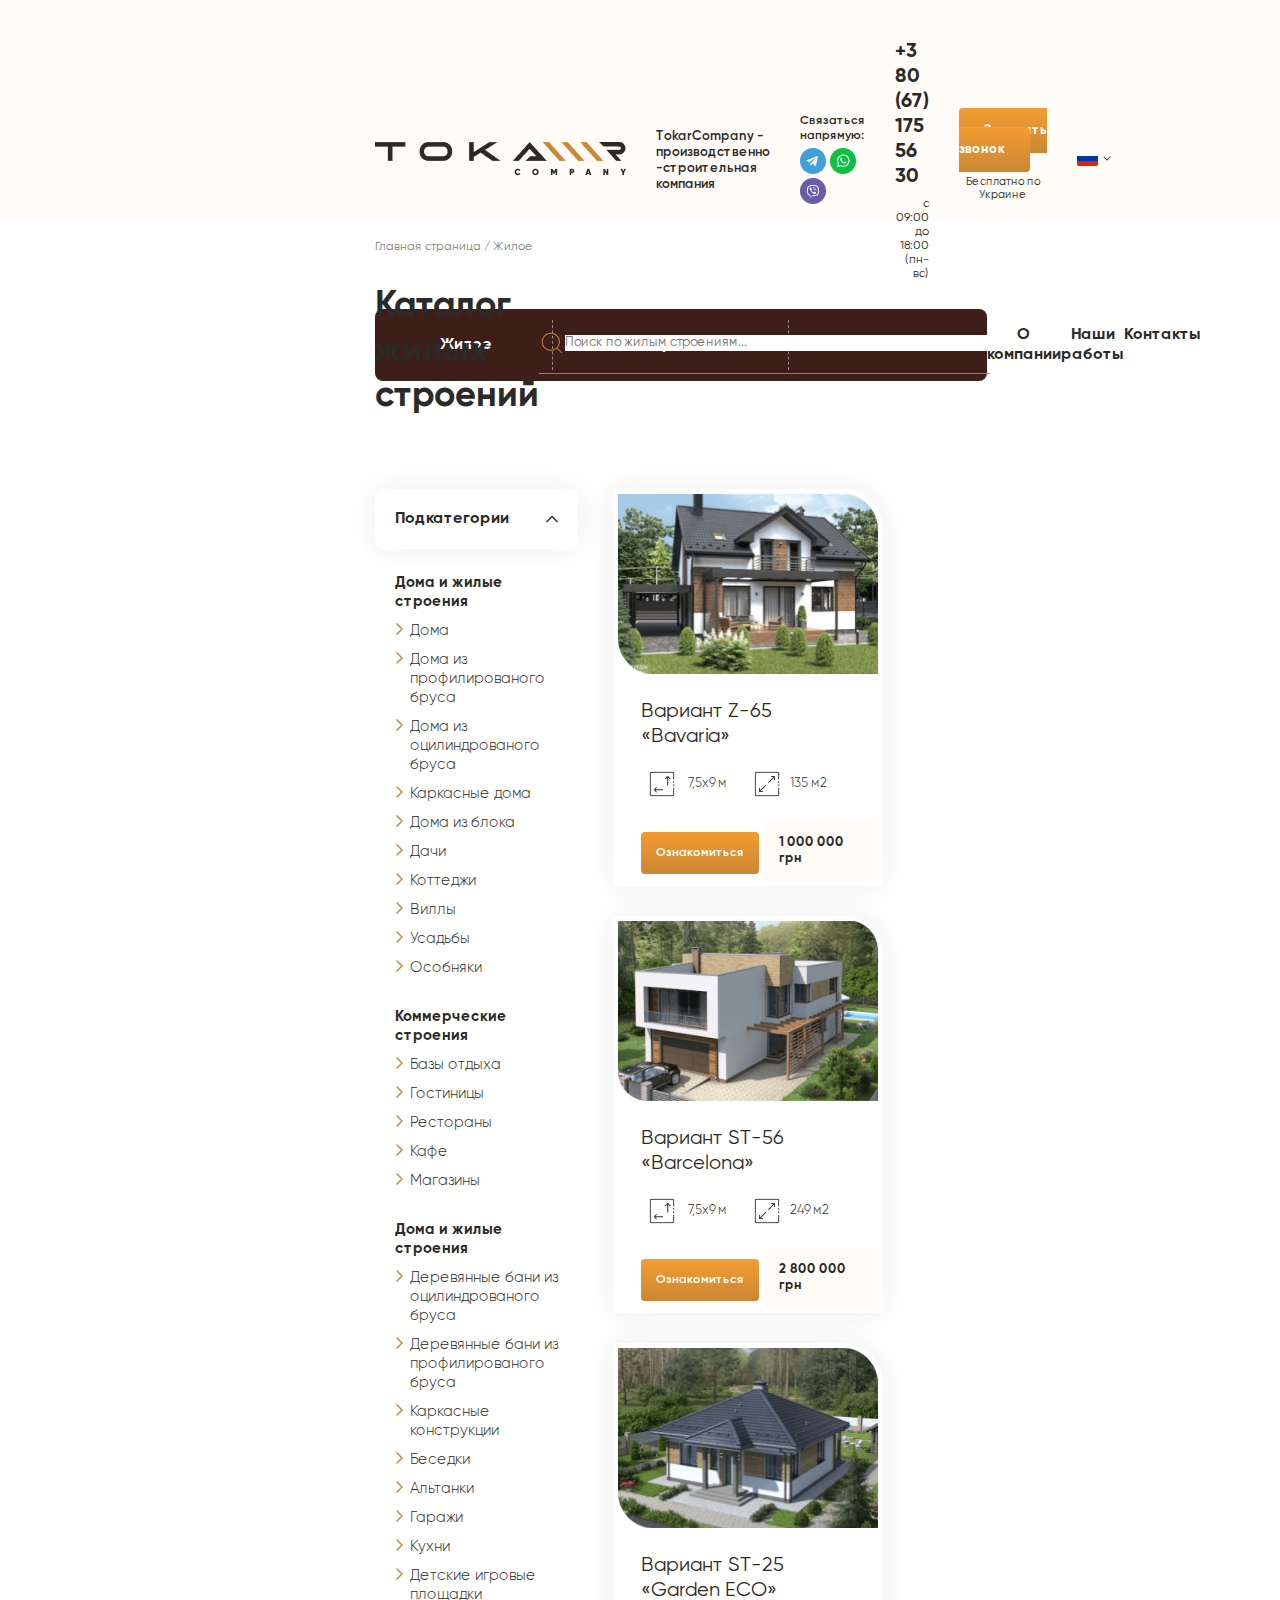
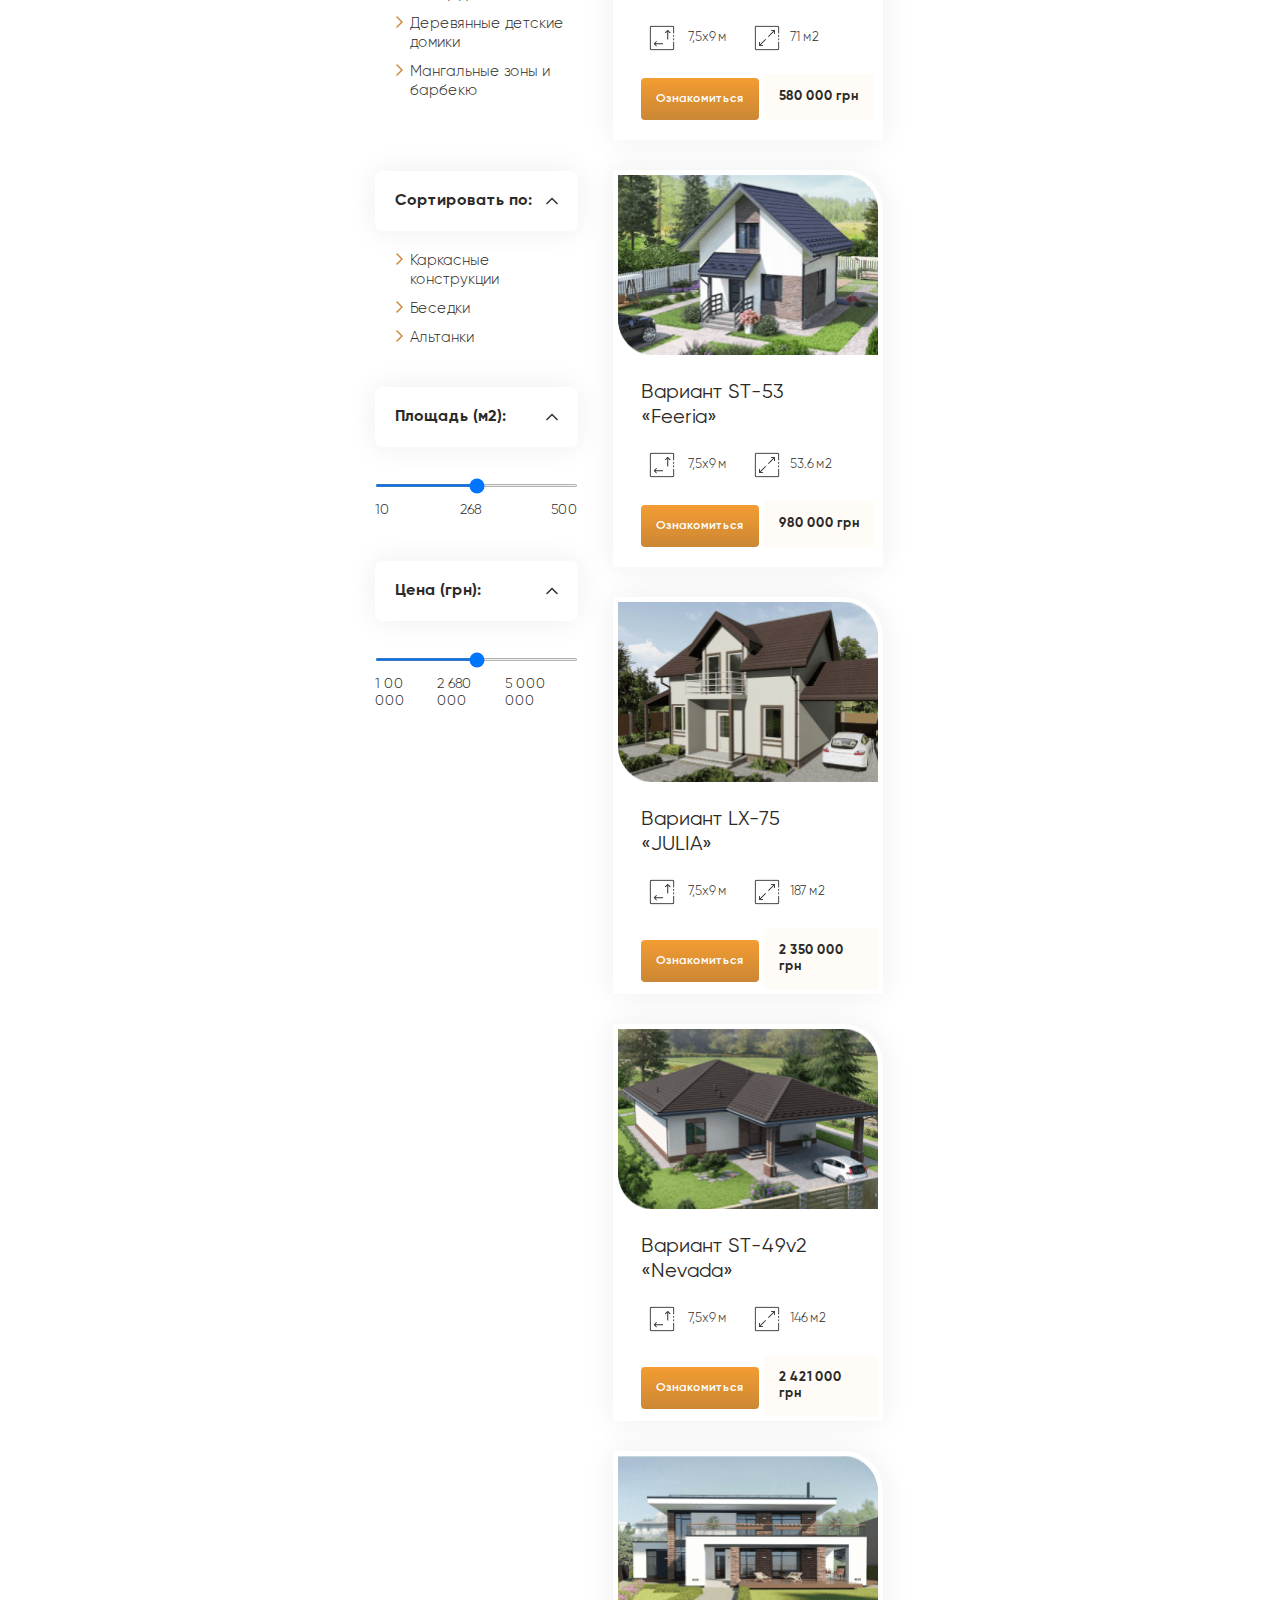
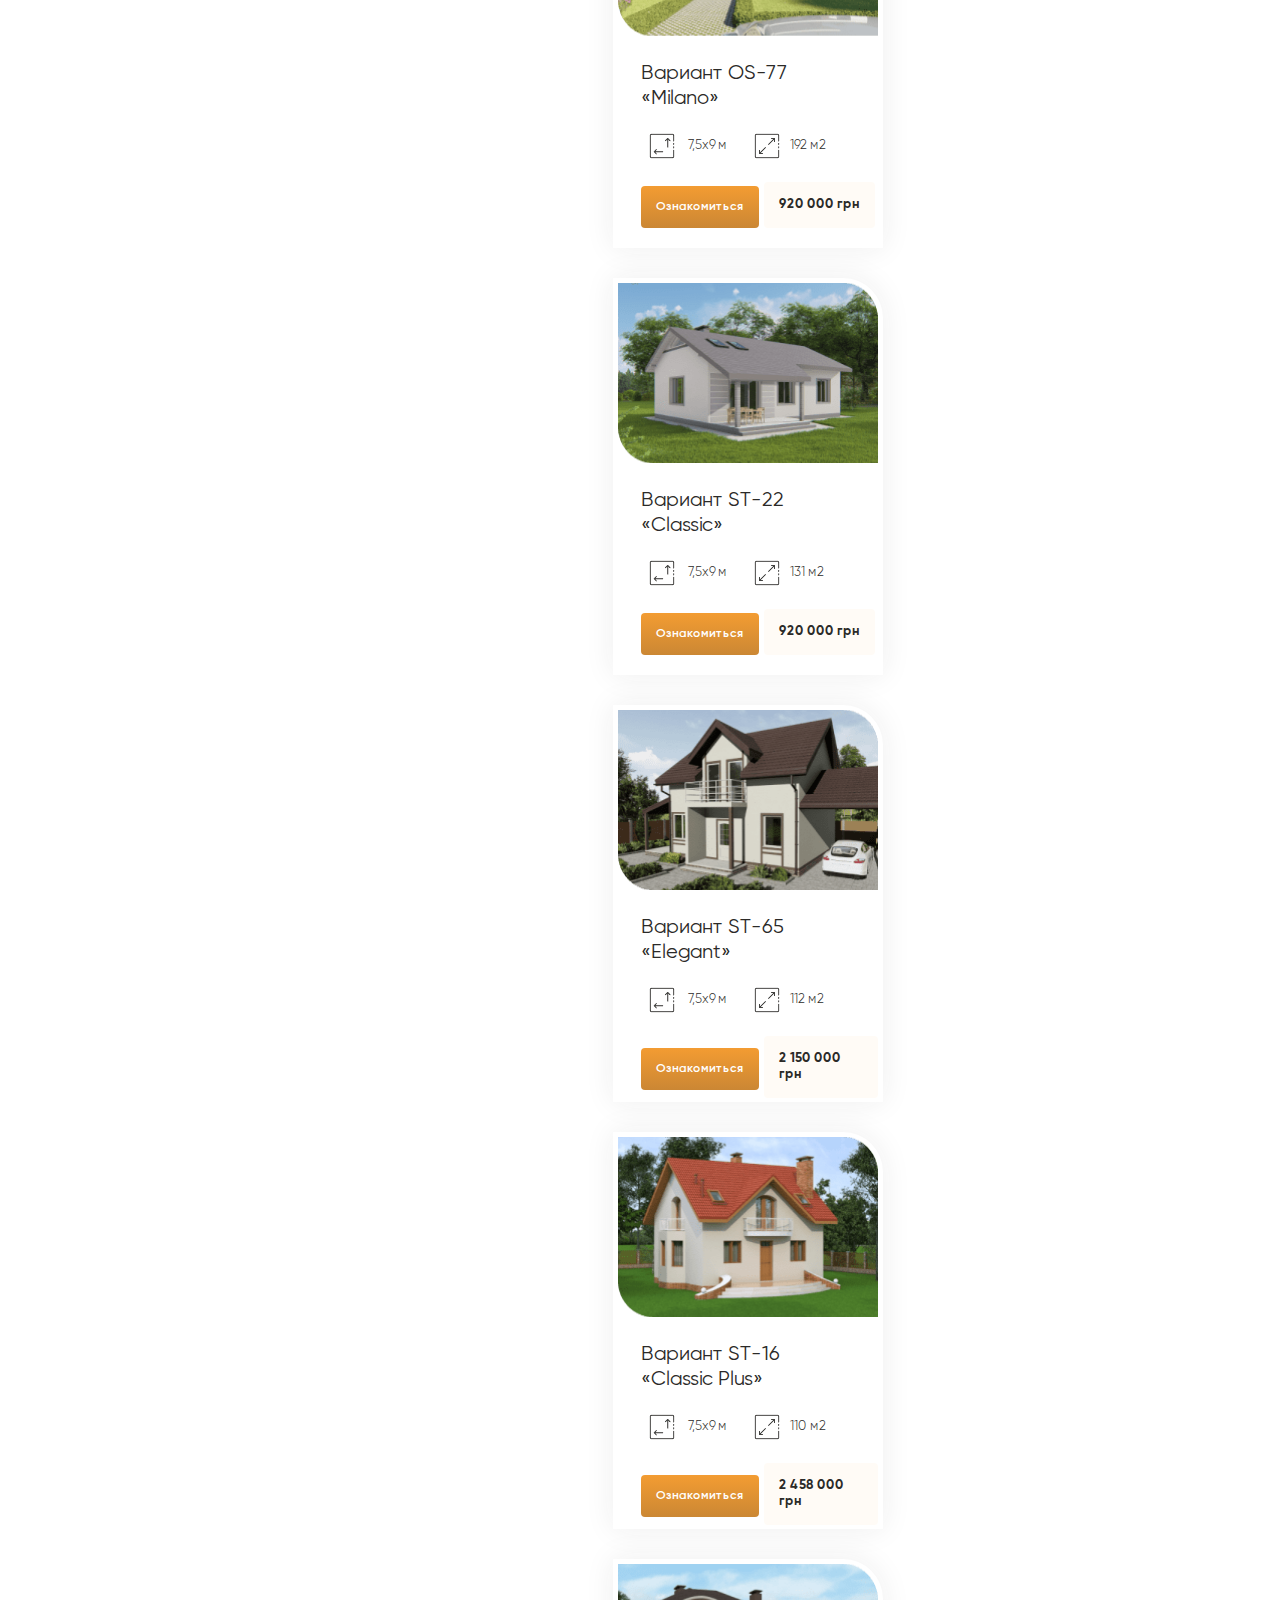
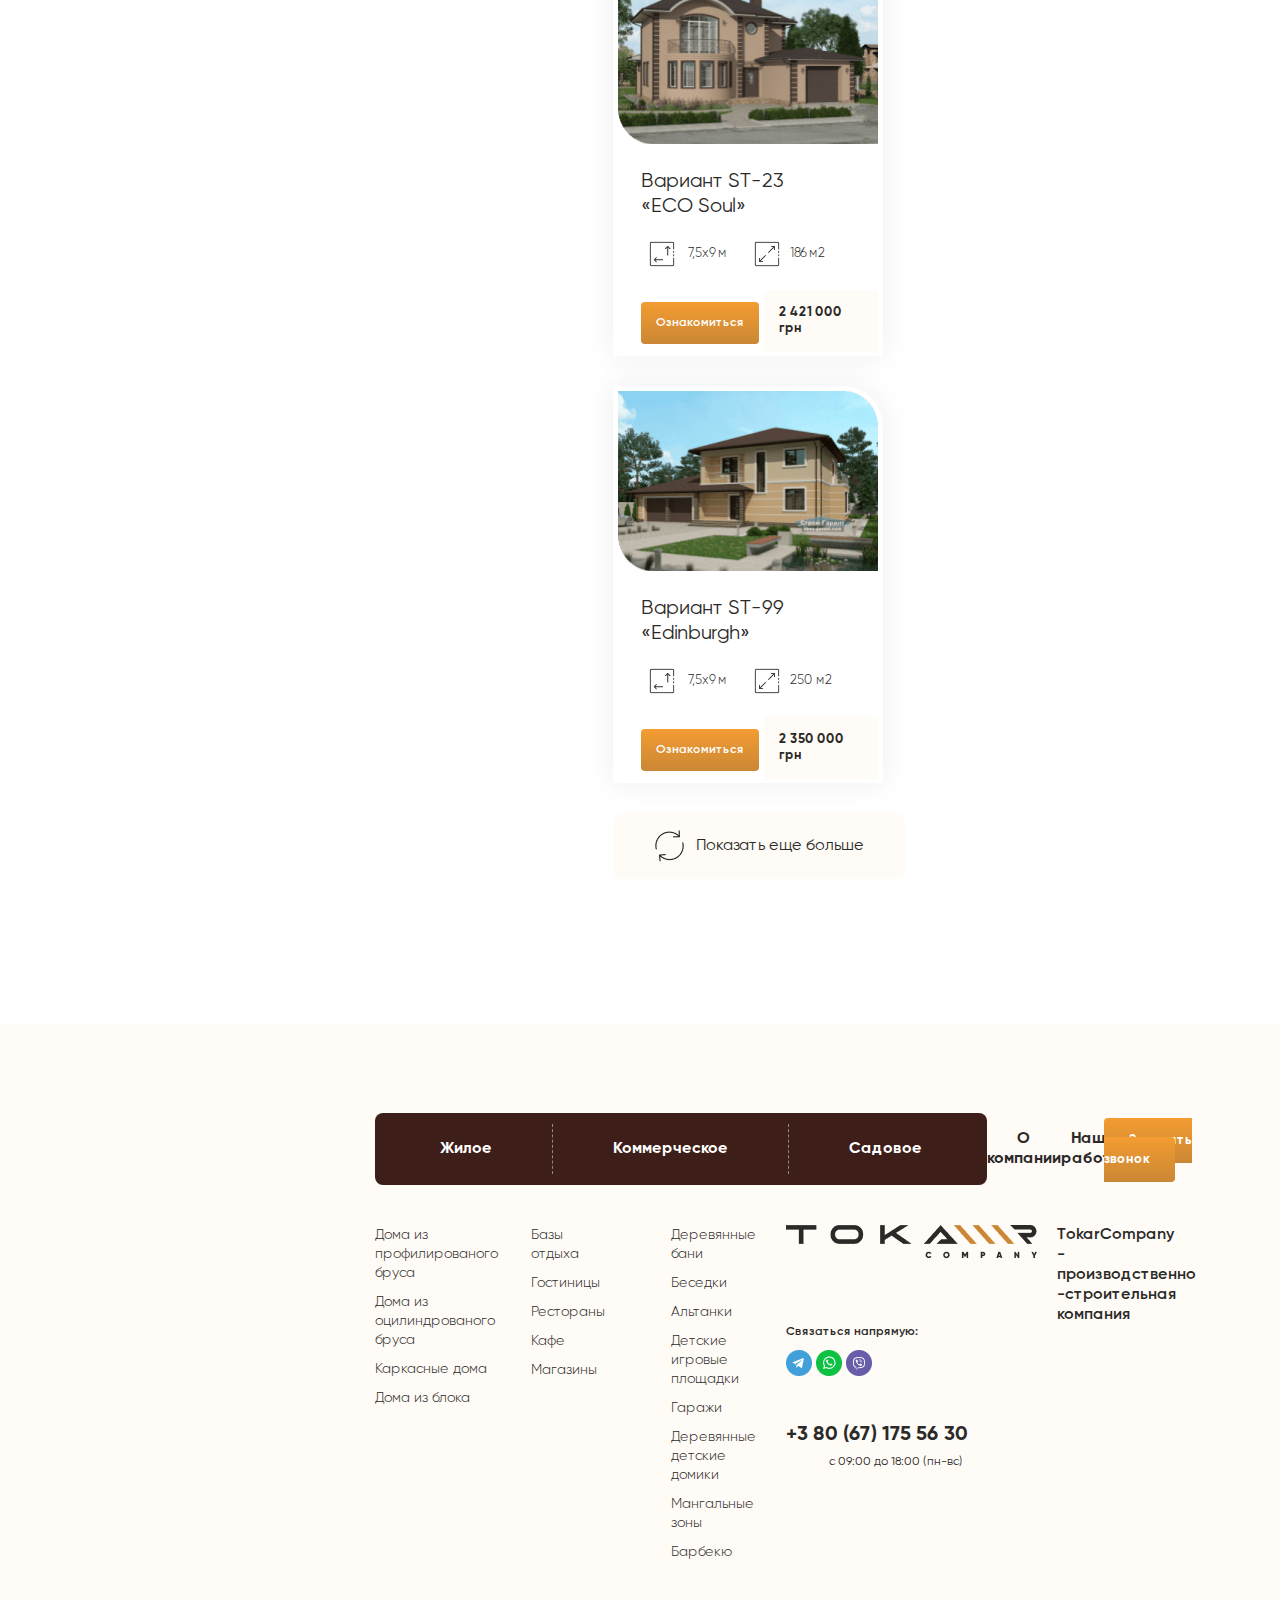
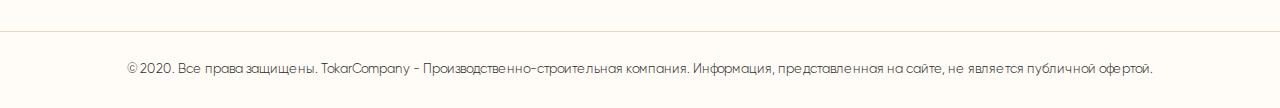
<file: catalog2.html>
<!DOCTYPE html>
<html lang="en">
<head>
    <meta charset="UTF-8">
    <meta http-equiv="X-UA-Compatible" content="IE=edge">
    <meta name="viewport" content="width=device-width, initial-scale=1.0">
    <link rel="stylesheet" href="/catalog2/style/style.css">
    <title>Производитель мебели из натурального дерева | ТокарМебель - Покупайте только лучшую мебель!</title>
</head>
<body>
    
    <div class="container">
        <header>
            <div class="navbar">
                <div class="logo">
                    <a href="/index.html">
                        <img src="/image/logo.png" alt="">
                    </a>
                </div>
                <div class="logo_subt">
                    TokarCompany - производственно -строительная компания
                </div>
                <div class="nav_links">
                    <p>Связаться напрямую:</p>
                    <img src="/image/tg.png" alt="">
                    <img src="/image/wtsp.png" alt="">
                    <img src="/image/viber.png" alt="">
                </div>
                <div class="nav_contacts">
                    <a href="">
                        <span>+3 80 (67) 175 56 30</span>
                    </a>
                    <a href="">
                        <p>с 09:00 до 18:00 (пн-вс)</p>
                    </a>
                </div>
                <div class="nav_btn">
                    <div class="btn_holder">
                        <a href="">Заказать звонок</a>
                    </div>
                    <p>Бесплатно по Украине</p>
                </div>
                <div class="nav_lang">
                    <img src="/image/lang.png" alt="">
                </div>
            </div>
            <div class="top_row">
                <div class="top_row_section">
                    <div class="top_row_box">
                        <a href="">Жилое</a>
                    </div>
                    <div class="top_row_box" id="commerc">
                        <a href="">Коммерческое</a>
                    </div>
                    <div class="top_row_box">
                        <a href="">Садовое</a>
                    </div>
                </div>
                <div class="top_row_section2">
                    <a href="/about.html">О компании</a>
                    <a href="/work.html">Наши работы</a>
                    <a href="/contacts.html">Контакты</a>
                </div>
            </div>
        </header>
        <div class="page_controll">
            <a href="/index.html">Главная страница /&nbsp;</a>
            <a href="">Жилое</a>
        </div>
        <div class="title_search">
            <p>Каталог жилых строений</p>
            <div class="search_holder">
                <img src="/image/search.png" alt="">
                <input type="search" placeholder="Поиск по жилым строениям...">
            </div>
        </div>
        <div class="big_holder">
            <aside>
                <div class="categories">
                    <div class="categories_btn">
                        <p>Подкатегории</p>
                        <img src="/image/arrow_top.png" alt="">
                    </div>
                    <div class="categories_holder">
                        <div class="houses_category">
                            <div class="houses_title category_title">
                                Дома и жилые строения
                            </div>
                            <ul>
                                <li><a href="">Дома</a></li>
                                <li><a href="">Дома из профилированого бруса</a></li>
                                <li><a href="">Дома из оцилиндрованого бруса</a></li>
                                <li><a href="">Каркасные дома</a></li>
                                <li><a href="">Дома из блока</a></li>
                                <li><a href="">Дачи</a></li>
                                <li><a href="">Коттеджи</a></li>
                                <li><a href="">Виллы</a></li>
                                <li><a href="">Усадьбы</a></li>
                                <li><a href="">Особняки</a></li>
                            </ul>
                        </div>
                        <div class="commerc_category">
                            <div class="commerc_title category_title">
                                Коммерческие строения
                            </div>
                            <ul>
                                <li><a href="">Базы отдыха</a></li>
                                <li><a href="">Гостиницы</a></li>
                                <li><a href="">Рестораны</a></li>
                                <li><a href="">Кафе</a></li>
                                <li><a href="">Магазины</a></li>
                            </ul>
                        </div>
                        <div class="garden_category">
                            <div class="garden_title category_title">
                                Дома и жилые строения
                            </div>
                            <ul>
                                <li><a href="">Деревянные бани из оцилиндрованого бруса</a></li>
                                <li><a href="">Деревянные бани из профилированого бруса</a></li>
                                <li><a href="">Каркасные конструкции</a></li>
                                <li><a href="">Беседки</a></li>
                                <li><a href="">Альтанки</a></li>
                                <li><a href="">Гаражи</a></li>
                                <li><a href="">Кухни</a></li>
                                <li><a href="">Детские игровые площадки</a></li>
                                <li><a href="">Деревянные детские домики</a></li>
                                <li><a href="">Мангальные зоны и барбекю</a></li>
                            </ul>
                        </div>
                    </div>
                </div>
                <div class="sorting">
                    <div class="sorting_btn">
                        <p>Сортировать по:</p>
                        <img src="/image/arrow_top.png" alt="">
                    </div>
                    <ul>
                        <li><a href="">Каркасные конструкции</a></li>
                        <li><a href="">Беседки</a></li>
                        <li><a href="">Альтанки</a></li>
                    </ul>
                </div>
                <div class="size">
                    <div class="size_btn">
                        <p>Площадь (м2):</p>
                        <img src="/image/arrow_top.png" alt="">
                    </div>
                    <input type="range">
                    <div class="size_text">
                        <p>10</p>
                        <p>268</p>
                        <p>500</p>
                    </div>
                </div>
                <div class="price">
                    <div class="price_btn">
                        <p>Цена (грн):</p>
                        <img src="/image/arrow_top.png" alt="">
                    </div>
                    <input type="range">
                    <div class="price_text">
                        <p>1 00 000</p>
                        <p>2 680 000</p>
                        <p>5 000 000</p>
                    </div>
                </div>
            </aside>
            <main>
                <div class="variants_holder">
                    <div class="variants_box">
                        <div class="variants_box_img1 variants_box_img"></div>
                        <div class="variants_box_name">Вариант Z-65 «Bavaria»</div>
                        <div class="variants_box_size">
                            <div class="variants_box_size_left">
                                <img src="/catalog2/image/size.png" alt="">
                                <p>7,5х9 м</p>
                            </div>
                            <div class="variants_box_size_right">
                                <img src="/catalog2/image/size2.png" alt="">
                                <p>135 м2</p>
                            </div>
                        </div>
                        <div class="variants_box_btn_price">
                            <div class="variants_box_btn">
                                <a href="">Ознакомиться</a>
                            </div>
                            <div class="variants_box_price">1 000 000 грн</div>
                        </div>
                    </div>
                    <div class="variants_box">
                        <div class="variants_box_img2 variants_box_img"></div>
                        <div class="variants_box_name">Вариант ST-56 «Barcelona»</div>
                        <div class="variants_box_size">
                            <div class="variants_box_size_left">
                                <img src="/catalog2/image/size.png" alt="">
                                <p>7,5х9 м</p>
                            </div>
                            <div class="variants_box_size_right">
                                <img src="/catalog2/image/size2.png" alt="">
                                <p>249 м2</p>
                            </div>
                        </div>
                        <div class="variants_box_btn_price">
                            <div class="variants_box_btn">
                                <a href="/barcelona.html">Ознакомиться</a>
                            </div>
                            <div class="variants_box_price">2 800 000 грн</div>
                        </div>
                    </div>
                    <div class="variants_box">
                        <div class="variants_box_img3 variants_box_img"></div>
                        <div class="variants_box_name">Вариант ST-25 «Garden ECO»</div>
                        <div class="variants_box_size">
                            <div class="variants_box_size_left">
                                <img src="/catalog2/image/size.png" alt="">
                                <p>7,5х9 м</p>
                            </div>
                            <div class="variants_box_size_right">
                                <img src="/catalog2/image/size2.png" alt="">
                                <p>71 м2</p>
                            </div>
                        </div>
                        <div class="variants_box_btn_price">
                            <div class="variants_box_btn">
                                <a href="">Ознакомиться</a>
                            </div>
                            <div class="variants_box_price">580 000 грн</div>
                        </div>
                    </div>
                    <div class="variants_box">
                        <div class="variants_box_img4 variants_box_img"></div>
                        <div class="variants_box_name">Вариант ST-53 «Feeria»</div>
                        <div class="variants_box_size">
                            <div class="variants_box_size_left">
                                <img src="/catalog2/image/size.png" alt="">
                                <p>7,5х9 м</p>
                            </div>
                            <div class="variants_box_size_right">
                                <img src="/catalog2/image/size2.png" alt="">
                                <p>53.6 м2</p>
                            </div>
                        </div>
                        <div class="variants_box_btn_price">
                            <div class="variants_box_btn">
                                <a href="">Ознакомиться</a>
                            </div>
                            <div class="variants_box_price">980 000 грн</div>
                        </div>
                    </div>
                    <div class="variants_box">
                        <div class="variants_box_img5 variants_box_img"></div>
                        <div class="variants_box_name">Вариант LX-75
                            «JULIA»</div>
                        <div class="variants_box_size">
                            <div class="variants_box_size_left">
                                <img src="/catalog2/image/size.png" alt="">
                                <p>7,5х9 м</p>
                            </div>
                            <div class="variants_box_size_right">
                                <img src="/catalog2/image/size2.png" alt="">
                                <p>187 м2</p>
                            </div>
                        </div>
                        <div class="variants_box_btn_price">
                            <div class="variants_box_btn">
                                <a href="">Ознакомиться</a>
                            </div>
                            <div class="variants_box_price">2 350 000 грн</div>
                        </div>
                    </div>
                    <div class="variants_box">
                        <div class="variants_box_img6 variants_box_img"></div>
                        <div class="variants_box_name">Вариант ST-49v2 «Nevada»</div>
                        <div class="variants_box_size">
                            <div class="variants_box_size_left">
                                <img src="/catalog2/image/size.png" alt="">
                                <p>7,5х9 м</p>
                            </div>
                            <div class="variants_box_size_right">
                                <img src="/catalog2/image/size2.png" alt="">
                                <p>146 м2</p>
                            </div>
                        </div>
                        <div class="variants_box_btn_price">
                            <div class="variants_box_btn">
                                <a href="">Ознакомиться</a>
                            </div>
                            <div class="variants_box_price">2 421 000 грн</div>
                        </div>
                    </div>
                    <div class="variants_box">
                        <div class="variants_box_img7 variants_box_img"></div>
                        <div class="variants_box_name">Вариант OS-77 «Milano»</div>
                        <div class="variants_box_size">
                            <div class="variants_box_size_left">
                                <img src="/catalog2/image/size.png" alt="">
                                <p>7,5х9 м</p>
                            </div>
                            <div class="variants_box_size_right">
                                <img src="/catalog2/image/size2.png" alt="">
                                <p>192 м2</p>
                            </div>
                        </div>
                        <div class="variants_box_btn_price">
                            <div class="variants_box_btn">
                                <a href="">Ознакомиться</a>
                            </div>
                            <div class="variants_box_price">920 000 грн</div>
                        </div>
                    </div>
                    <div class="variants_box">
                        <div class="variants_box_img8 variants_box_img"></div>
                        <div class="variants_box_name">Вариант ST-22 «Classic»</div>
                        <div class="variants_box_size">
                            <div class="variants_box_size_left">
                                <img src="/catalog2/image/size.png" alt="">
                                <p>7,5х9 м</p>
                            </div>
                            <div class="variants_box_size_right">
                                <img src="/catalog2/image/size2.png" alt="">
                                <p>131 м2</p>
                            </div>
                        </div>
                        <div class="variants_box_btn_price">
                            <div class="variants_box_btn">
                                <a href="">Ознакомиться</a>
                            </div>
                            <div class="variants_box_price">920 000 грн</div>
                        </div>
                    </div>
                    <div class="variants_box">
                        <div class="variants_box_img9 variants_box_img"></div>
                        <div class="variants_box_name">Вариант ST-65 «Elegant»</div>
                        <div class="variants_box_size">
                            <div class="variants_box_size_left">
                                <img src="/catalog2/image/size.png" alt="">
                                <p>7,5х9 м</p>
                            </div>
                            <div class="variants_box_size_right">
                                <img src="/catalog2/image/size2.png" alt="">
                                <p>112 м2</p>
                            </div>
                        </div>
                        <div class="variants_box_btn_price">
                            <div class="variants_box_btn">
                                <a href="">Ознакомиться</a>
                            </div>
                            <div class="variants_box_price">2 150 000 грн</div>
                        </div>
                    </div>
                    <div class="variants_box">
                        <div class="variants_box_img10 variants_box_img"></div>
                        <div class="variants_box_name">Вариант ST-16
                            «Classic Plus»</div>
                        <div class="variants_box_size">
                            <div class="variants_box_size_left">
                                <img src="/catalog2/image/size.png" alt="">
                                <p>7,5х9 м</p>
                            </div>
                            <div class="variants_box_size_right">
                                <img src="/catalog2/image/size2.png" alt="">
                                <p>110 м2</p>
                            </div>
                        </div>
                        <div class="variants_box_btn_price">
                            <div class="variants_box_btn">
                                <a href="">Ознакомиться</a>
                            </div>
                            <div class="variants_box_price">2 458 000 грн</div>
                        </div>
                    </div>
                    <div class="variants_box">
                        <div class="variants_box_img11 variants_box_img"></div>
                        <div class="variants_box_name">Вариант ST-23
                            «ECO Soul»</div>
                        <div class="variants_box_size">
                            <div class="variants_box_size_left">
                                <img src="/catalog2/image/size.png" alt="">
                                <p>7,5х9 м</p>
                            </div>
                            <div class="variants_box_size_right">
                                <img src="/catalog2/image/size2.png" alt="">
                                <p>186 м2</p>
                            </div>
                        </div>
                        <div class="variants_box_btn_price">
                            <div class="variants_box_btn">
                                <a href="">Ознакомиться</a>
                            </div>
                            <div class="variants_box_price">2 421 000 грн</div>
                        </div>
                    </div>
                    <div class="variants_box">
                        <div class="variants_box_img12 variants_box_img"></div>
                        <div class="variants_box_name">Вариант ST-99 «Edinburgh»</div>
                        <div class="variants_box_size">
                            <div class="variants_box_size_left">
                                <img src="/catalog2/image/size.png" alt="">
                                <p>7,5х9 м</p>
                            </div>
                            <div class="variants_box_size_right">
                                <img src="/catalog2/image/size2.png" alt="">
                                <p>250 м2</p>
                            </div>
                        </div>
                        <div class="variants_box_btn_price">
                            <div class="variants_box_btn">
                                <a href="">Ознакомиться</a>
                            </div>
                            <div class="variants_box_price">2 350 000 грн</div>
                        </div>
                    </div>
                </div>
                <div class="more_btn">
                    <a href="">
                        <img src="/catalog2/image/more.png" alt="">
                        <p>Показать еще больше</p>                           
                    </a>
                </div>
            </main>
        </div>
        <footer>
            <div class="footer_navbar">
                <div class="footer_top_row">
                    <div class="footer_top_row_section">
                        <div class="footer_top_row_box">
                            <a href="/catalog2.html">Жилое</a>
                        </div>
                        <div class="footer_top_row_box" id="commerc2">
                            <a href="">Коммерческое</a>
                        </div>
                        <div class="footer_top_row_box">
                            <a href="">Садовое</a>
                        </div>
                    </div>
                    <div class="footer_top_row_section2">
                        <a href="/about.html">О компании</a>
                        <a href="/work.html">Наши работы</a>
                    </div>
                    <div class="footer_top_row_btn">
                        <a href="">Заказать звонок</a>
                    </div>
                </div>
                <div class="footer_nav_links">
                    <div class="footer_nav_links_col1">
                        <ul>
                            <li><a href="">Дома из профилированого бруса</a></li>
                            <li><a href="">Дома из оцилиндрованого бруса</a></li>
                            <li><a href="">Каркасные дома</a></li>
                            <li><a href="">Дома из блока</a></li>
                        </ul>
                    </div>
                    <div class="footer_nav_links_col2">
                        <ul>
                            <li><a href="">Базы отдыха</a></li>
                            <li><a href="">Гостиницы</a></li>
                            <li><a href="">Рестораны</a></li>
                            <li><a href="">Кафе</a></li>
                            <li><a href="">Магазины</a></li>
                        </ul>
                    </div>
                    <div class="footer_nav_links_col3">
                        <ul>
                            <li><a href="">Деревянные бани</a></li>
                            <li><a href="">Беседки</a></li>
                            <li><a href="">Альтанки</a></li>
                            <li><a href="">Детские игровые площадки</a></li>
                            <li><a href="">Гаражи</a></li>
                            <li><a href="">Деревянные детские домики</a></li>
                            <li><a href="">Мангальные зоны</a></li>
                            <li><a href="">Барбекю</a></li>
                        </ul>
                    </div>
                    <div class="footer_nav_links_col4">
                        <div class="footer_logo">
                            <img src="/image/logo.png" alt="">
                        </div>
                        <div class="footer_nav_links2">
                            <div class="footer_nav_links_title">
                                Связаться напрямую:
                            </div>
                            <img src="/image/tg.png" alt="">
                            <img src="/image/wtsp.png" alt="">
                            <img src="/image/viber.png" alt="">
                        </div>
                        <div class="footer_nav_contacts">
                            <a href="">
                                <span>+3 80 (67) 175 56 30</span>
                            </a>
                            <a href="">
                                <p>с 09:00 до 18:00 (пн-вс)</p>
                            </a>
                        </div>
                    </div>
                    <div class="footer_logo_subt">
                        TokarCompany - производственно -строительная компания
                    </div>
                </div>
            </div>
            <div class="footer_copyright">
                © 2020. Все права защищены. TokarCompany - Производственно-строительная компания. Информация, представленная на сайте, не является публичной офертой.
            </div>
        </footer>
    </div>
</body>
</html>
</file>
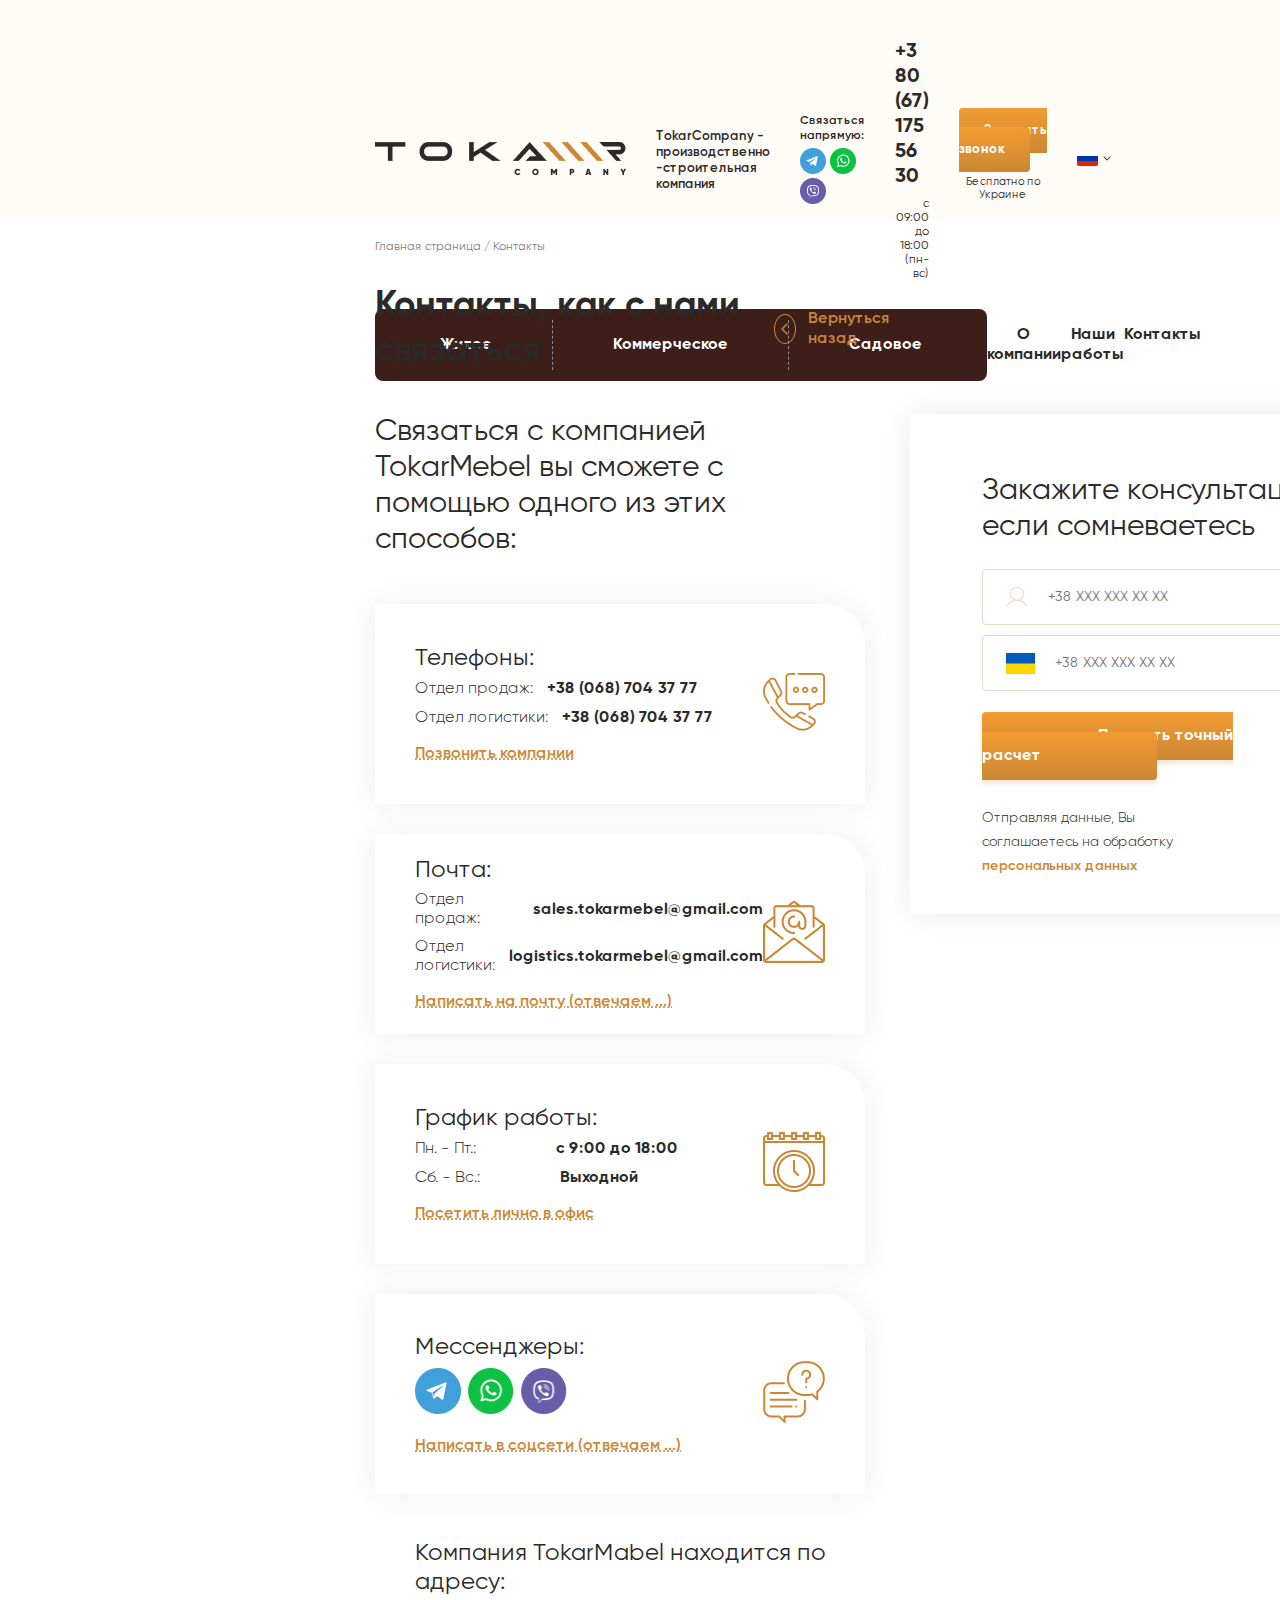
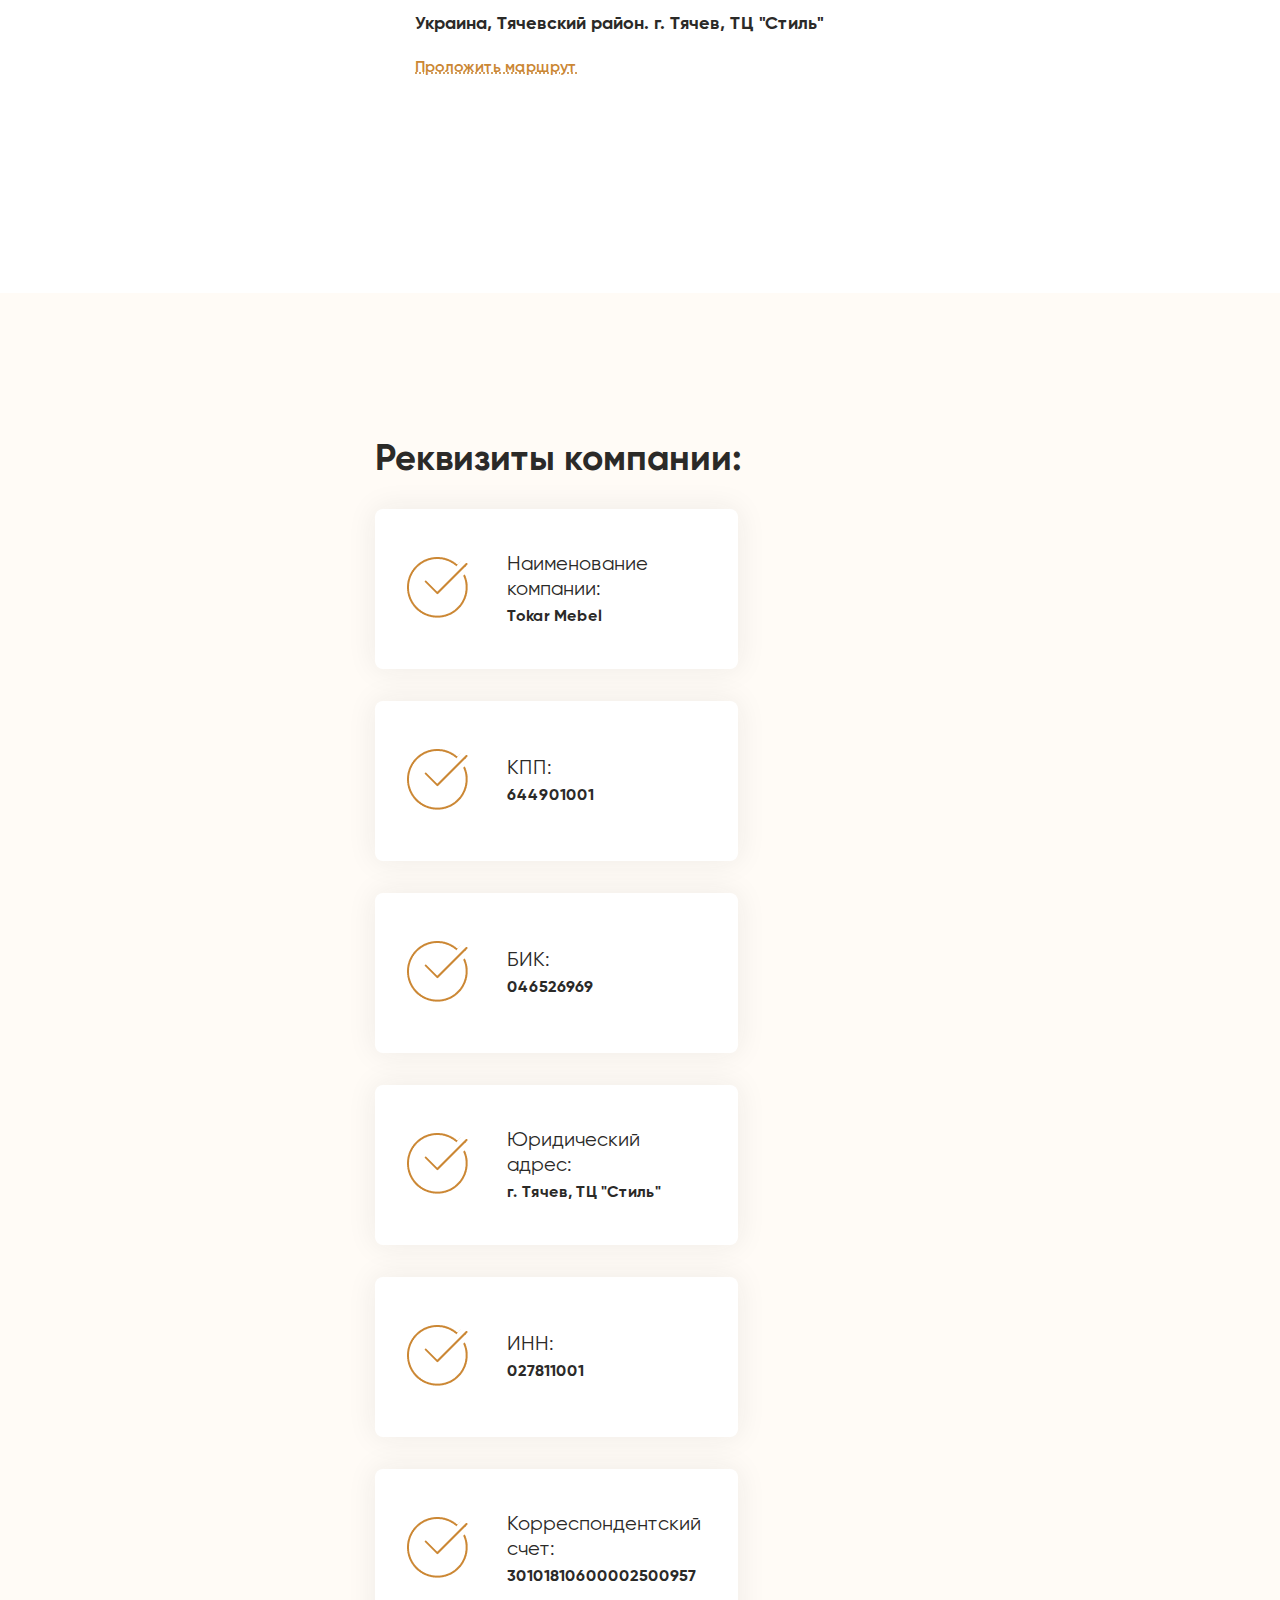
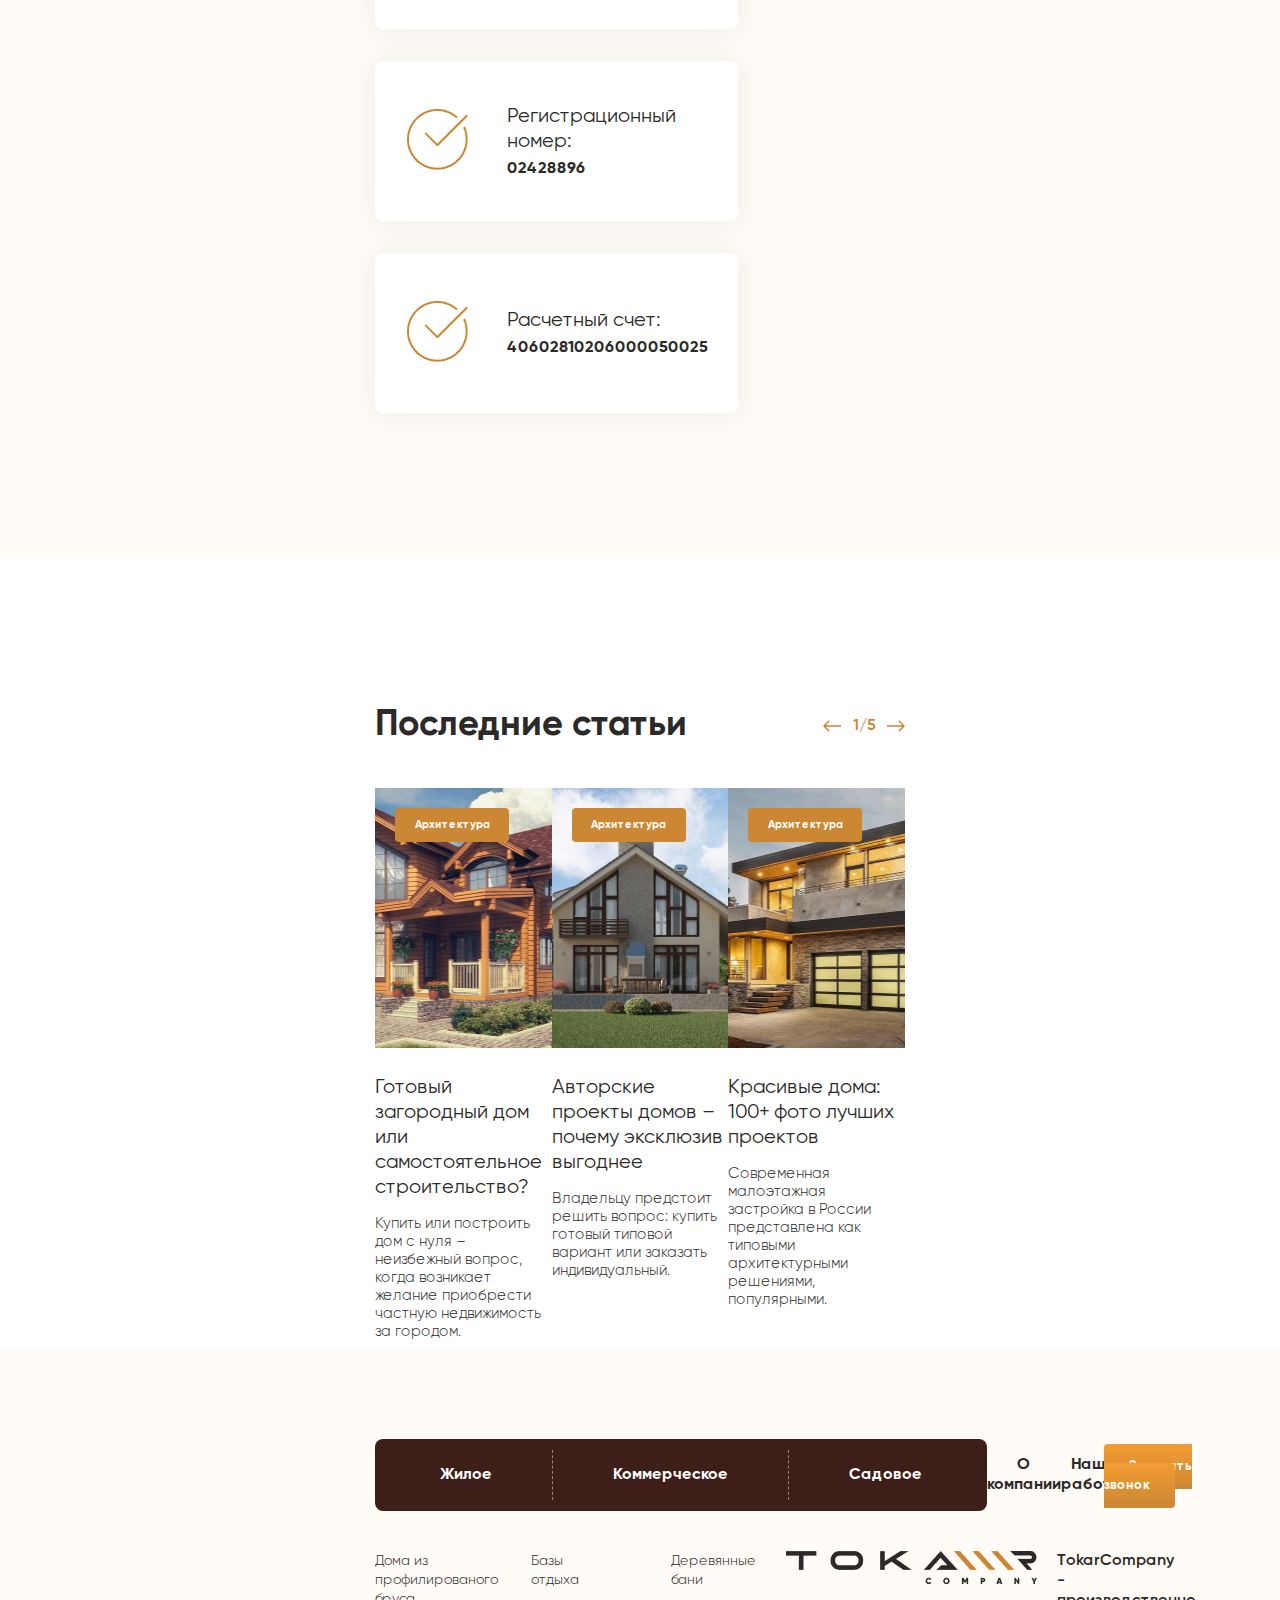
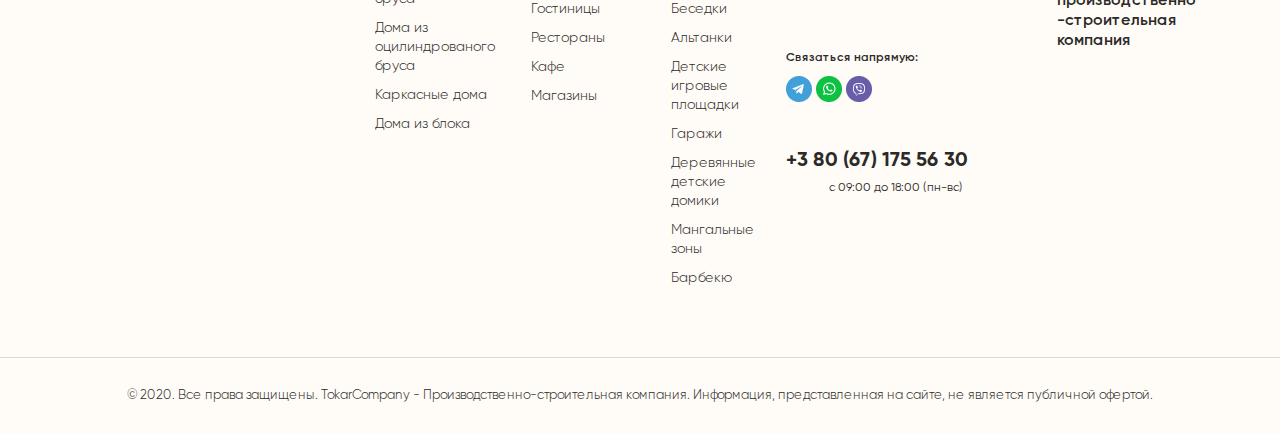
<file: contacts.html>
<!DOCTYPE html>
<html lang="en">
<head>
    <meta charset="UTF-8">
    <meta http-equiv="X-UA-Compatible" content="IE=edge">
    <meta name="viewport" content="width=device-width, initial-scale=1.0">
    <link rel="stylesheet" href="/contacts/style/style.css">
    <title>Производитель мебели из натурального дерева | ТокарМебель - Покупайте только лучшую мебель!</title>
</head>
<body>
    
    <div class="container">
        <header>
            <div class="navbar">
                <div class="logo">
                    <a href="/index.html">
                        <img src="/image/logo.png" alt="">
                    </a>
                </div>
                <div class="logo_subt">
                    TokarCompany - производственно -строительная компания
                </div>
                <div class="nav_links">
                    <p>Связаться напрямую:</p>
                    <img src="/image/tg.png" alt="">
                    <img src="/image/wtsp.png" alt="">
                    <img src="/image/viber.png" alt="">
                </div>
                <div class="nav_contacts">
                    <a href="">
                        <span>+3 80 (67) 175 56 30</span>
                    </a>
                    <a href="">
                        <p>с 09:00 до 18:00 (пн-вс)</p>
                    </a>
                </div>
                <div class="nav_btn">
                    <div class="btn_holder">
                        <a href="">Заказать звонок</a>
                    </div>
                    <p>Бесплатно по Украине</p>
                </div>
                <div class="nav_lang">
                    <img src="/image/lang.png" alt="">
                </div>
            </div>
            <div class="top_row">
                <div class="top_row_section">
                    <div class="top_row_box">
                        <a href="/catalog2.html">Жилое</a>
                    </div>
                    <div class="top_row_box" id="commerc">
                        <a href="">Коммерческое</a>
                    </div>
                    <div class="top_row_box">
                        <a href="">Садовое</a>
                    </div>
                </div>
                <div class="top_row_section2">
                    <a href="/about.html">О компании</a>
                    <a href="/work.html">Наши работы</a>
                    <a href="/contacts.html">Контакты</a>
                </div>
            </div>
        </header>
        <div class="page_controll">
            <a href="/index.html">Главная страница /&nbsp;</a>
            <a href="/contacts.html">Контакты</a>
        </div>
        <main>
            <div class="contacts_section">
                <div class="contacts_row1">
                    <div class="contacts_title">Контакты, как с нами связаться</div>
                    <div class="contacts_back_btn">
                        <a href="/index.html">
                            <div class="back_icon">
                                <img src="/barcelona/image/arrow.png" alt="">
                            </div>
                            <div class="back_text">Вернуться назад</div>
                        </a>
                    </div>
                </div>
                <div class="contacts_holder">
                    <div class="contacts_left">
                        <div class="contacts_left_title">Связаться с компанией TokarMebel вы сможете с помощью одного из этих способов:</div>
                        <div class="contacts_left_card">
                            <div class="contacts_left_card_left">
                                <div class="contacts_left_card_left_title">Телефоны:</div>
                                <div class="contacts_left_card_left_caption1">
                                    <p>Отдел продаж:</p>
                                    <a href="">+38 (068) 704 37 77</a>
                                </div>
                                <div class="contacts_left_card_left_caption2">
                                    <p>Отдел логистики:</p>
                                    <a href="">+38 (068) 704 37 77</a>
                                </div>
                                <div class="contacts_card_left_btn">
                                    <a href="">Позвонить компании</a>
                                </div>
                            </div>
                            <div class="contacts_left_card_right">
                                <img src="/contacts/image/icon1.png" alt="">
                            </div>
                        </div>
                        <div class="contacts_left_card">
                            <div class="contacts_left_card_left">
                                <div class="contacts_left_card_left_title">Почта:</div>
                                <div class="contacts_left_card_left_caption1">
                                    <p>Отдел продаж:</p>
                                    <a href="">sales.tokarmebel@gmail.com</a>
                                </div>
                                <div class="contacts_left_card_left_caption2">
                                    <p>Отдел логистики:</p>
                                    <a href="">logistics.tokarmebel@gmail.com</a>
                                </div>
                                <div class="contacts_card_left_btn">
                                    <a href="">Написать на почту (отвечаем ...)</a>
                                </div>
                            </div>
                            <div class="contacts_left_card_right">
                                <img src="/contacts/image/icon2.png" alt="">
                            </div>
                        </div>
                        <div class="contacts_left_card">
                            <div class="contacts_left_card_left">
                                <div class="contacts_left_card_left_title">График работы:</div>
                                <div class="contacts_left_card_left_caption1 contacts_left_card_left_schedule">
                                    <p>Пн. - Пт.:</p>
                                    <span>с 9:00 до 18:00</span>
                                </div>
                                <div class="contacts_left_card_left_caption2 contacts_left_card_left_schedule">
                                    <p>Сб. - Вс.:</p>
                                    <span>Выходной</span>
                                </div>
                                <div class="contacts_card_left_btn">
                                    <a href="">Посетить лично в офис</a>
                                </div>
                            </div>
                            <div class="contacts_left_card_right">
                                <img src="/contacts/image/icon3.png" alt="">
                            </div>
                        </div>
                        <div class="contacts_left_card contacts_left_card_last">
                            <div class="contacts_left_card_left">
                                <div class="contacts_left_card_left_title">Мессенджеры:</div>
                                <div class="contacts_left_card_left_caption1 contacts_left_card_left_social">
                                    <a href=""><img src="/contacts/image/tg.png" alt=""></a>
                                    <a href=""><img src="/contacts/image/wtsp.png" alt=""></a>
                                    <a href=""><img src="/contacts/image/viber.png" alt=""></a>
                                </div>
                                <div class="contacts_card_left_btn">
                                    <a href="">Написать в соцсети (отвечаем ...)</a>
                                </div>
                            </div>
                            <div class="contacts_left_card_right">
                                <img src="/contacts/image/icon4.png" alt="">
                            </div>
                        </div>
                        <div class="location_title">Компания TokarMabel находится по адресу:</div>
                        <div class="location_subtitle">Украина, Тячевский район. г. Тячев, ТЦ "Стиль"</div>
                        <div class="location_btn">
                            <a href="https://www.google.com/maps/place/%D0%A1%D0%A2%D0%98%D0%9B%D0%AC+%D0%BC%D0%B5%D0%B1%D0%BB%D1%96%D0%B2/@48.0143053,23.5638,17z/data=!4m6!3m5!1s0x47379194cefe55e7:0xe58799f0eaa174a2!8m2!3d48.0143017!4d23.5663749!16s%2Fg%2F11gjj8nj32?hl=ru-KG">Проложить маршрут</a>
                        </div>
                    </div>
                    <div class="contacts_right">
                        <div class="consultation_card">
                            <div class="consult_title">Закажите консультацию, если сомневаетесь</div>
                            <div class="consult_right_input consult_card_input">
                                <img src="/contacts/image/user.png" alt="">
                                <input type="text" name="" id="user" placeholder="+38 XXX XXX XX XX">
                            </div>
                            <div class="consult_right_input consult_card_input">
                                <img src="/barcelona/image/ukr.png" alt="">
                                <input type="text" name="" id="number" placeholder="+38 XXX XXX XX XX">
                            </div>
                            <div class="consult_btn">
                                <a href="">Получить точный расчет</a>
                            </div>
                            <div class="consult_personal_data">
                                Отправляя данные, Вы соглашаетесь на обработку <a href="">персональных данных</a>
                            </div>
                        </div>
                        <div class="contacts_right_map">
                            <iframe src="https://www.google.com/maps/embed?pb=!1m18!1m12!1m3!1d2668.9691824817596!2d23.563799976850838!3d48.01430525973453!2m3!1f0!2f0!3f0!3m2!1i1024!2i768!4f13.1!3m3!1m2!1s0x47379194cefe55e7%3A0xe58799f0eaa174a2!2z0KHQotCY0JvQrCDQvNC10LHQu9GW0LI!5e0!3m2!1sru!2s!4v1682368900770!5m2!1sru!2s" width="600" height="450" style="border:0;" allowfullscreen="" loading="lazy" referrerpolicy="no-referrer-when-downgrade"></iframe>
                        </div>
                    </div>
                </div>
            </div>
            <div class="requisites">
                <div class="requisites_title">Реквизиты компании:</div>
                <div class="requisites-holder">
                    <div class="requisites_card">
                        <div class="requisites_card_left">
                            <img src="/contacts/image/tick.png" alt="">
                        </div>
                        <div class="requisites_right">
                            <div class="requisites_right_title">Наименование компании:</div>
                            <div class="requisites_right_subtitle">Tokar Mebel</div>
                        </div>
                    </div>
                    <div class="requisites_card">
                        <div class="requisites_card_left">
                            <img src="/contacts/image/tick.png" alt="">
                        </div>
                        <div class="requisites_right">
                            <div class="requisites_right_title">КПП:</div>
                            <div class="requisites_right_subtitle">644901001</div>
                        </div>
                    </div>
                    <div class="requisites_card">
                        <div class="requisites_card_left">
                            <img src="/contacts/image/tick.png" alt="">
                        </div>
                        <div class="requisites_right">
                            <div class="requisites_right_title">БИК:</div>
                            <div class="requisites_right_subtitle">046526969</div>
                        </div>
                    </div>
                    <div class="requisites_card">
                        <div class="requisites_card_left">
                            <img src="/contacts/image/tick.png" alt="">
                        </div>
                        <div class="requisites_right">
                            <div class="requisites_right_title">Юридический адрес:</div>
                            <div class="requisites_right_subtitle"> г. Тячев, ТЦ "Стиль"</div>
                        </div>
                    </div>
                    <div class="requisites_card">
                        <div class="requisites_card_left">
                            <img src="/contacts/image/tick.png" alt="">
                        </div>
                        <div class="requisites_right">
                            <div class="requisites_right_title">ИНН:</div>
                            <div class="requisites_right_subtitle">027811001</div>
                        </div>
                    </div>
                    <div class="requisites_card">
                        <div class="requisites_card_left">
                            <img src="/contacts/image/tick.png" alt="">
                        </div>
                        <div class="requisites_right">
                            <div class="requisites_right_title">Корреспондентский счет:</div>
                            <div class="requisites_right_subtitle">30101810600002500957
                            </div>
                        </div>
                    </div>
                    <div class="requisites_card">
                        <div class="requisites_card_left">
                            <img src="/contacts/image/tick.png" alt="">
                        </div>
                        <div class="requisites_right">
                            <div class="requisites_right_title">Регистрационный номер:</div>
                            <div class="requisites_right_subtitle">02428896</div>
                        </div>
                    </div>
                    <div class="requisites_card">
                        <div class="requisites_card_left">
                            <img src="/contacts/image/tick.png" alt="">
                        </div>
                        <div class="requisites_right">
                            <div class="requisites_right_title">Расчетный счет:</div>
                            <div class="requisites_right_subtitle">40602810206000050025</div>
                        </div>
                    </div>
                </div>
            </div>
            <div class="article">
                <div class="article_title">
                    <p>Последние статьи</p>
                    <div class="article_page">
                        <svg width="18" height="12" viewBox="0 0 18 12" fill="none" xmlns="http://www.w3.org/2000/svg">
                            <path d="M0.469669 6.53033C0.176777 6.23744 0.176777 5.76256 0.469669 5.46967L5.24264 0.6967C5.53553 0.403807 6.01041 0.403807 6.3033 0.6967C6.59619 0.989594 6.59619 1.46447 6.3033 1.75736L2.06066 6L6.3033 10.2426C6.59619 10.5355 6.59619 11.0104 6.3033 11.3033C6.01041 11.5962 5.53553 11.5962 5.24264 11.3033L0.469669 6.53033ZM18 6.75L1 6.75L1 5.25L18 5.25L18 6.75Z" fill="#CB8734"/>
                        </svg>
                        <span>1/5</span>
                        <svg width="18" height="12" viewBox="0 0 18 12" fill="none" xmlns="http://www.w3.org/2000/svg">
                            <path d="M17.5303 6.53033C17.8232 6.23744 17.8232 5.76256 17.5303 5.46967L12.7574 0.6967C12.4645 0.403807 11.9896 0.403807 11.6967 0.6967C11.4038 0.989594 11.4038 1.46447 11.6967 1.75736L15.9393 6L11.6967 10.2426C11.4038 10.5355 11.4038 11.0104 11.6967 11.3033C11.9896 11.5962 12.4645 11.5962 12.7574 11.3033L17.5303 6.53033ZM-6.55671e-08 6.75L17 6.75L17 5.25L6.55671e-08 5.25L-6.55671e-08 6.75Z" fill="#CB8734"/>
                        </svg>                            
                    </div>
                </div>
                <div class="articles_holder">
                    <div class="articles_box">
                        <div class="articles_box_img1 articles_box_img">
                            <div class="articles_box_img_type">Архитектура</div>
                        </div>
                        <div class="articles_box_title">Готовый загородный дом или самостоятельное строительство?</div>
                        <div class="articles_box_caption">Купить или построить дом с нуля – неизбежный вопрос, когда возникает желание приобрести частную недвижимость за городом. </div>
                    </div>
                    <div class="articles_box">
                        <div class="articles_box_img2 articles_box_img">
                            <div class="articles_box_img_type">Архитектура</div>
                        </div>
                        <div class="articles_box_title">Авторские проекты домов – почему эксклюзив выгоднее</div>
                        <div class="articles_box_caption">Владельцу предстоит решить вопрос: купить готовый типовой вариант или заказать индивидуальный. </div>
                    </div>
                    <div class="articles_box">
                        <div class="articles_box_img3 articles_box_img">
                            <div class="articles_box_img_type">Архитектура</div>
                        </div>
                        <div class="articles_box_title">Красивые дома: 100+ фото лучших проектов</div>
                        <div class="articles_box_caption">Современная малоэтажная застройка в России представлена как типовыми архитектурными решениями, популярными.</div>
                    </div>
                </div>
            </div>
        </main>
        <footer>
            <div class="footer_navbar">
                <div class="footer_top_row">
                    <div class="footer_top_row_section">
                        <div class="footer_top_row_box">
                            <a href="/catalog2.html">Жилое</a>
                        </div>
                        <div class="footer_top_row_box" id="commerc2">
                            <a href="">Коммерческое</a>
                        </div>
                        <div class="footer_top_row_box">
                            <a href="">Садовое</a>
                        </div>
                    </div>
                    <div class="footer_top_row_section2">
                        <a href="/about.html">О компании</a>
                        <a href="/work.html">Наши работы</a>
                    </div>
                    <div class="footer_top_row_btn">
                        <a href="">Заказать звонок</a>
                    </div>
                </div>
                <div class="footer_nav_links">
                    <div class="footer_nav_links_col1">
                        <ul>
                            <li><a href="">Дома из профилированого бруса</a></li>
                            <li><a href="">Дома из оцилиндрованого бруса</a></li>
                            <li><a href="">Каркасные дома</a></li>
                            <li><a href="">Дома из блока</a></li>
                        </ul>
                    </div>
                    <div class="footer_nav_links_col2">
                        <ul>
                            <li><a href="">Базы отдыха</a></li>
                            <li><a href="">Гостиницы</a></li>
                            <li><a href="">Рестораны</a></li>
                            <li><a href="">Кафе</a></li>
                            <li><a href="">Магазины</a></li>
                        </ul>
                    </div>
                    <div class="footer_nav_links_col3">
                        <ul>
                            <li><a href="">Деревянные бани</a></li>
                            <li><a href="">Беседки</a></li>
                            <li><a href="">Альтанки</a></li>
                            <li><a href="">Детские игровые площадки</a></li>
                            <li><a href="">Гаражи</a></li>
                            <li><a href="">Деревянные детские домики</a></li>
                            <li><a href="">Мангальные зоны</a></li>
                            <li><a href="">Барбекю</a></li>
                        </ul>
                    </div>
                    <div class="footer_nav_links_col4">
                        <div class="footer_logo">
                            <img src="./image/logo.png" alt="">
                        </div>
                        <div class="footer_nav_links2">
                            <div class="footer_nav_links_title">
                                Связаться напрямую:
                            </div>
                            <img src="./image/tg.png" alt="">
                            <img src="./image/wtsp.png" alt="">
                            <img src="./image/viber.png" alt="">
                        </div>
                        <div class="footer_nav_contacts">
                            <a href="">
                                <span>+3 80 (67) 175 56 30</span>
                            </a>
                            <a href="">
                                <p>с 09:00 до 18:00 (пн-вс)</p>
                            </a>
                        </div>
                    </div>
                    <div class="footer_logo_subt">
                        TokarCompany - производственно -строительная компания
                    </div>
                </div>
            </div>
            <div class="footer_copyright">
                © 2020. Все права защищены. TokarCompany - Производственно-строительная компания. Информация, представленная на сайте, не является публичной офертой.
            </div>
        </footer>
    </div>  
    
</body>
</html>
</file>
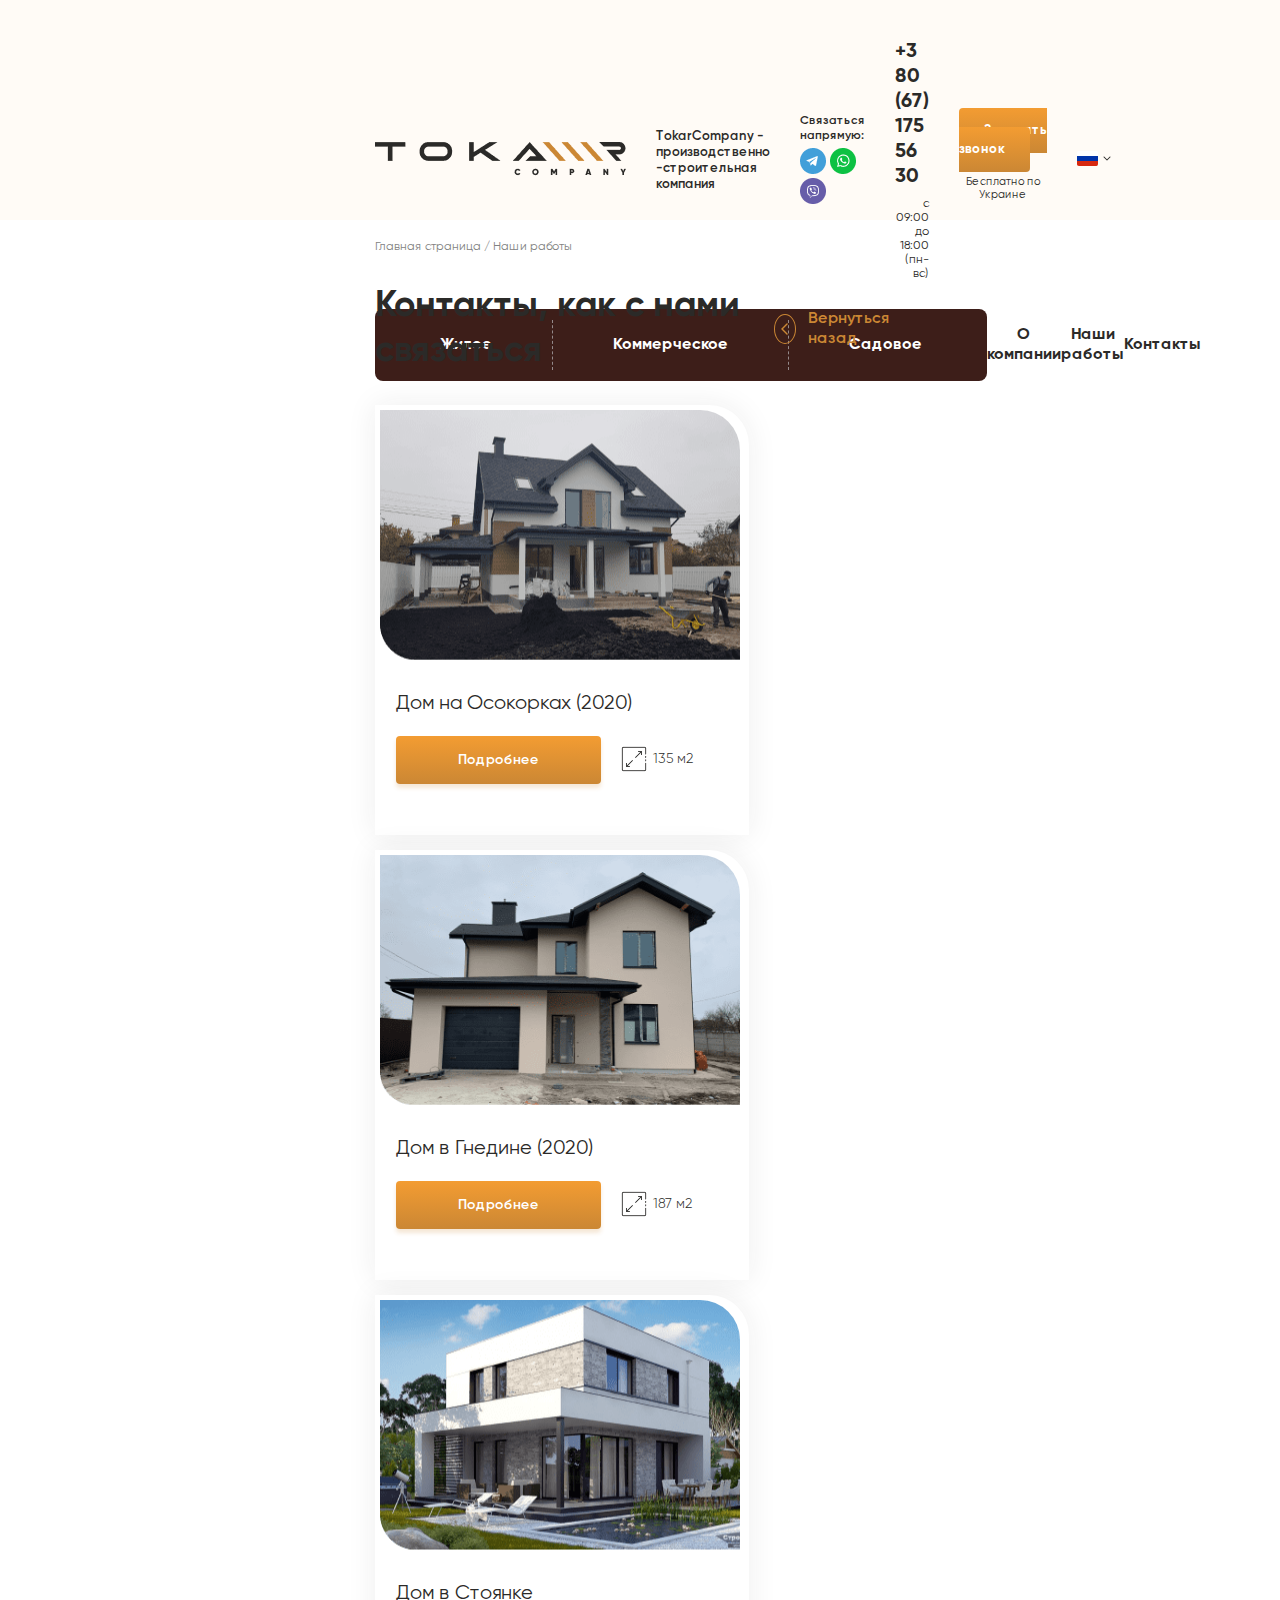
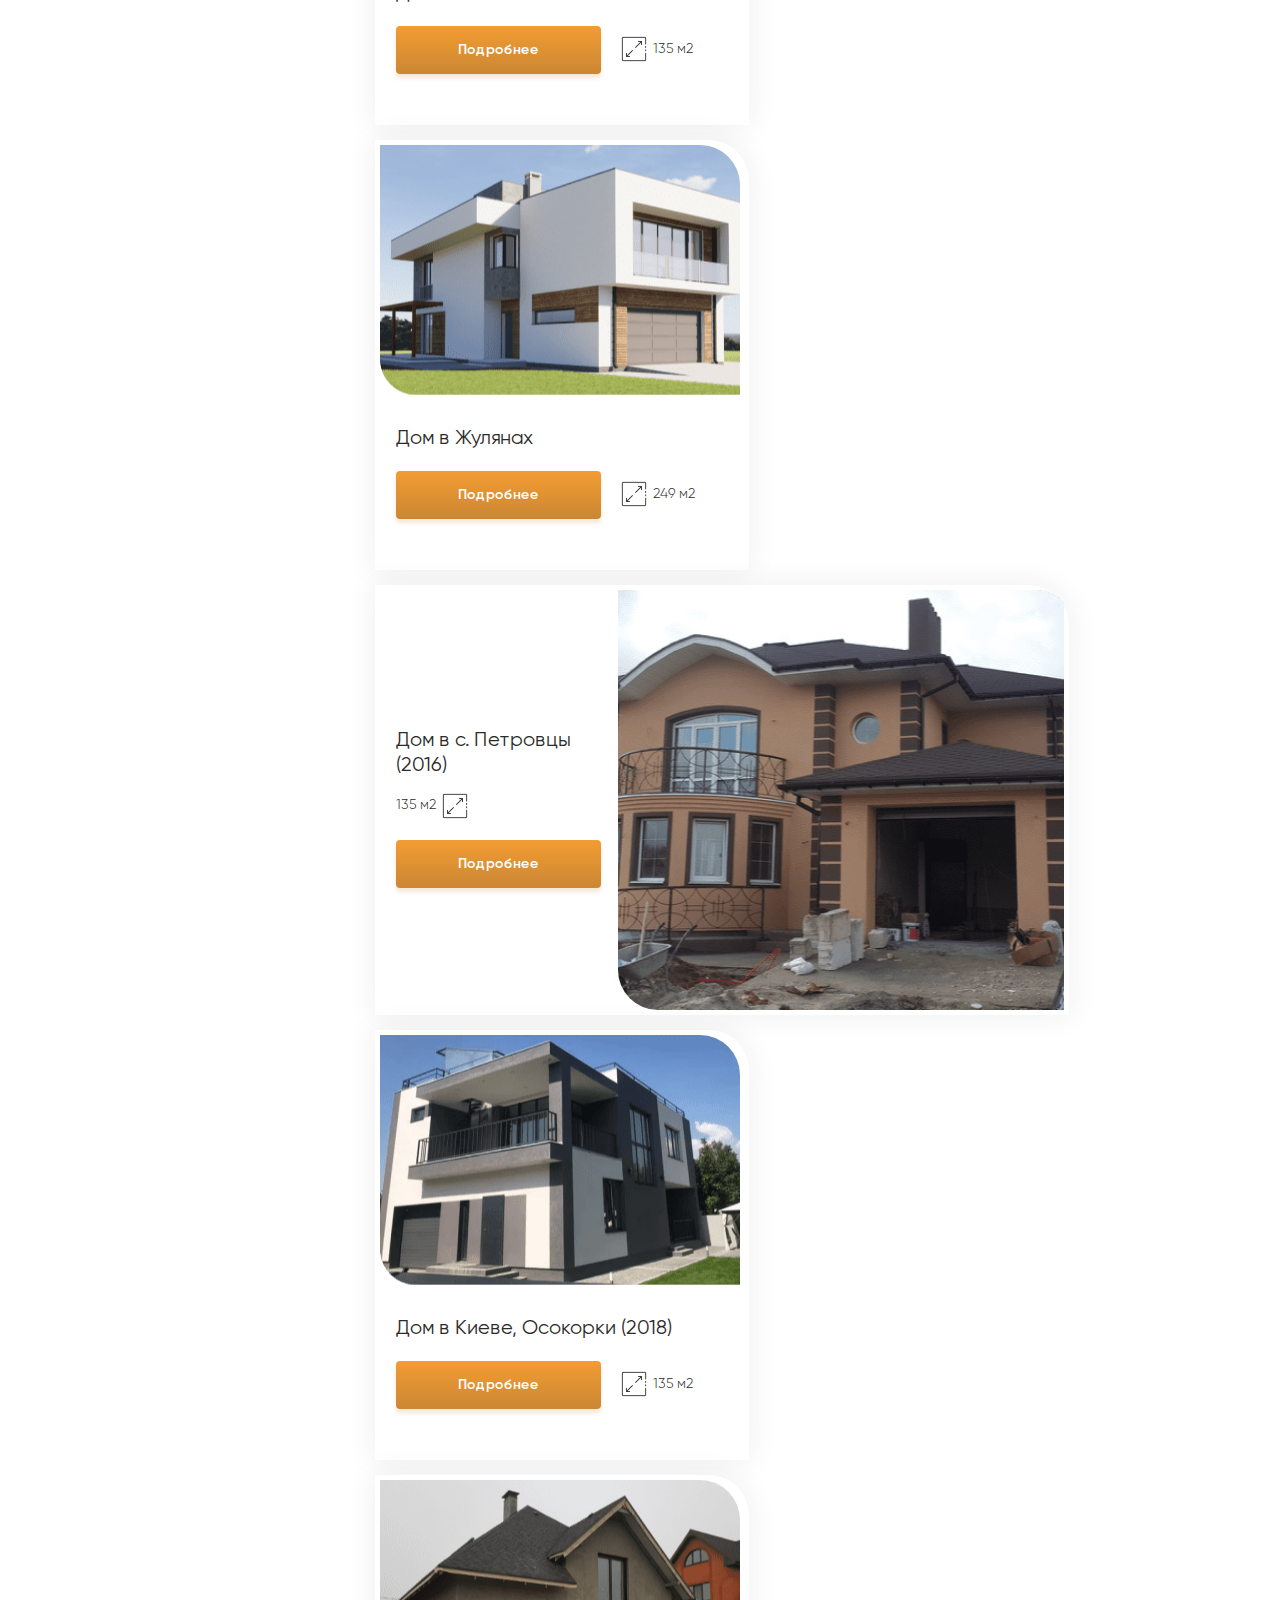
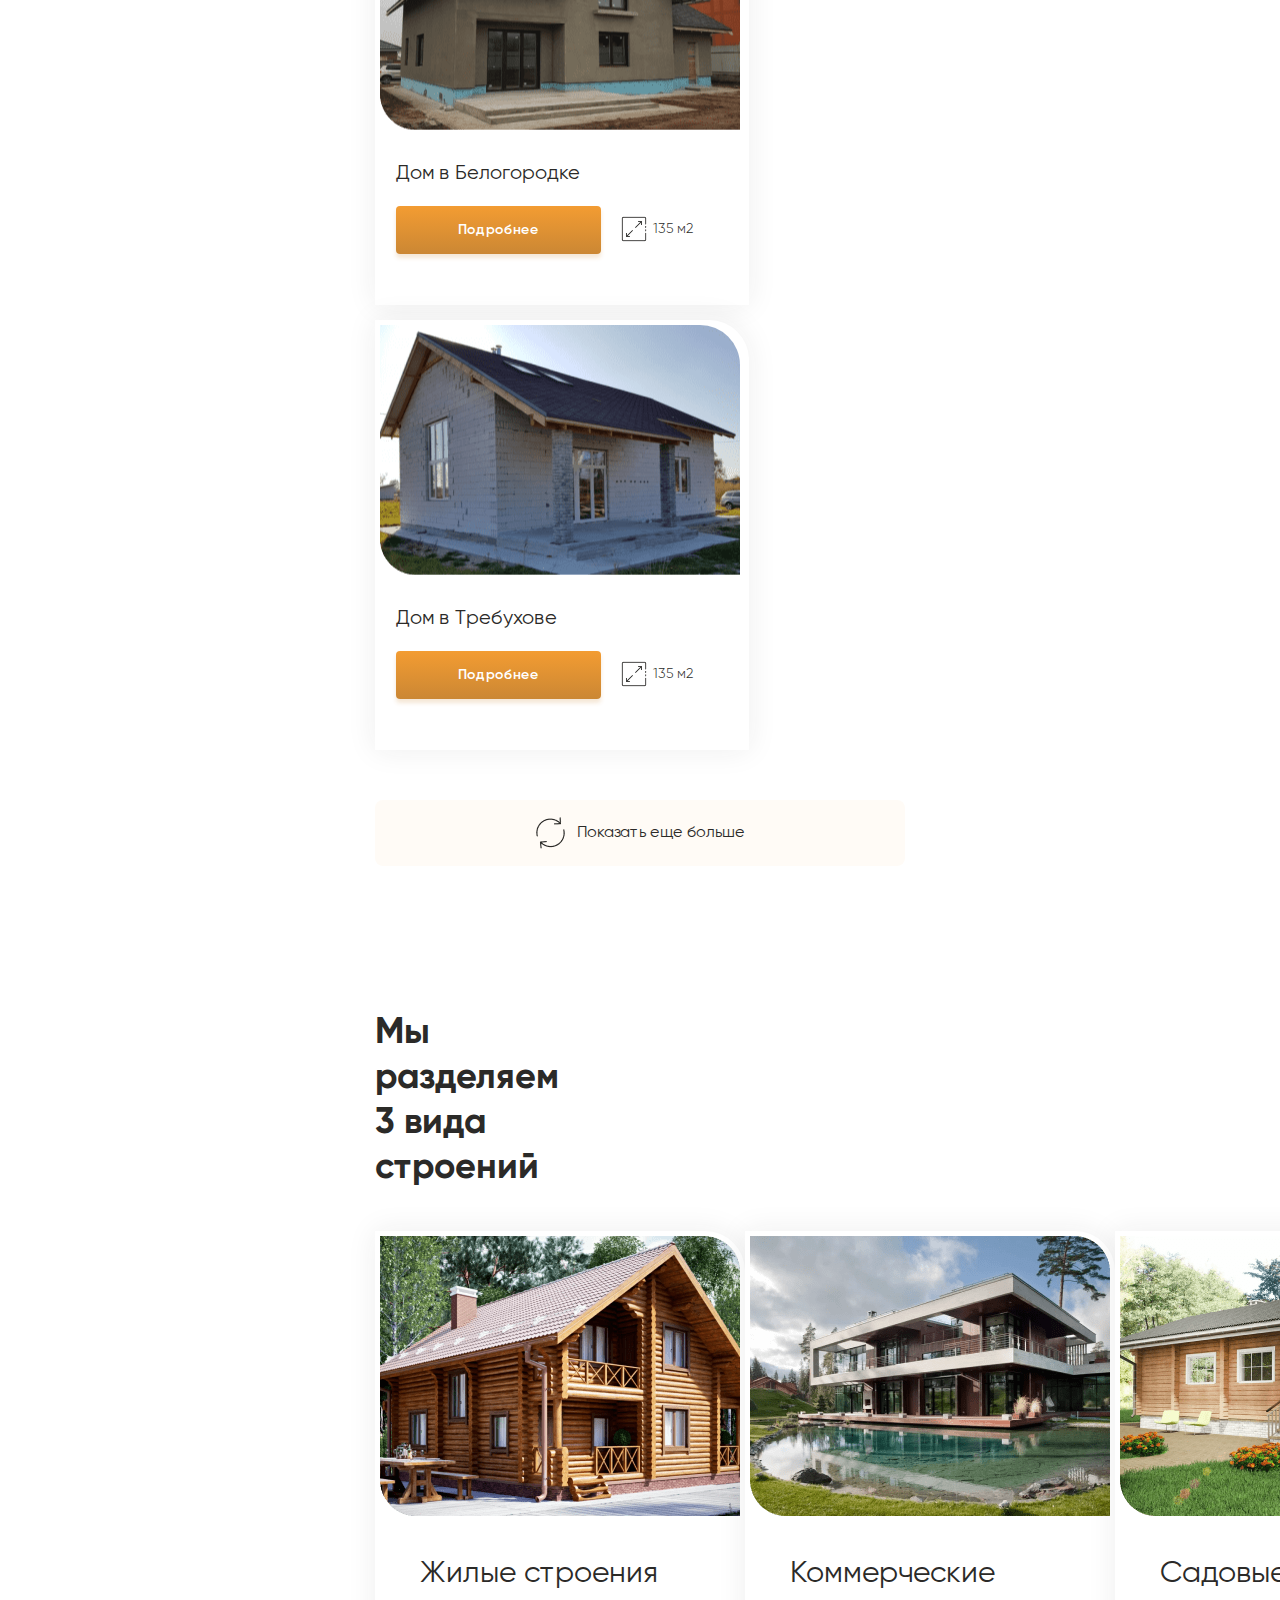
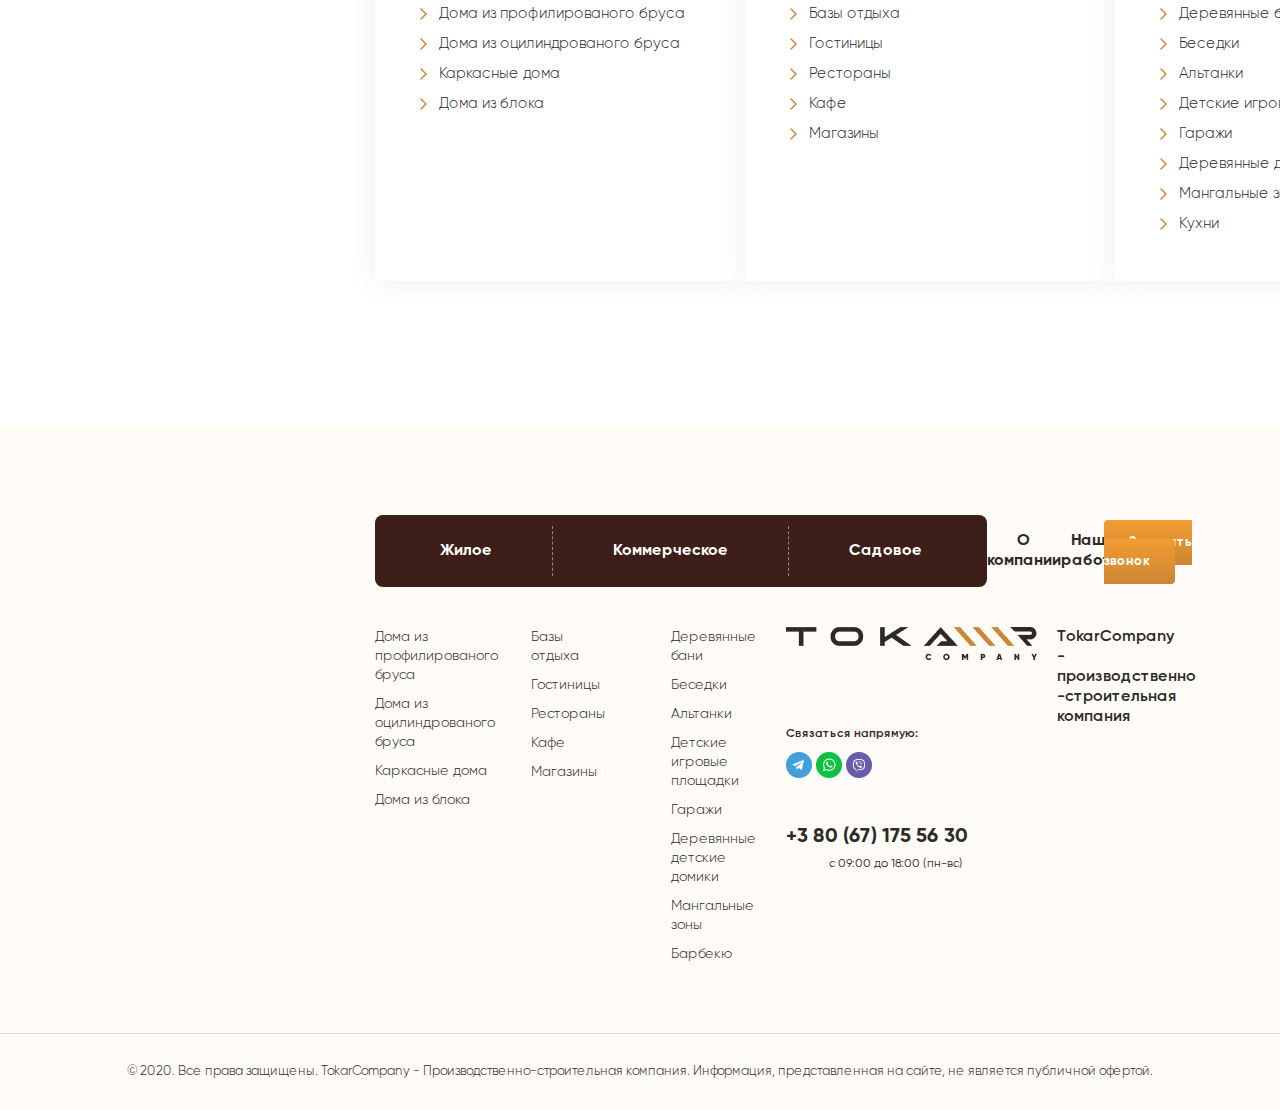
<file: work.html>
<!DOCTYPE html>
<html lang="en">
<head>
    <meta charset="UTF-8">
    <meta http-equiv="X-UA-Compatible" content="IE=edge">
    <meta name="viewport" content="width=device-width, initial-scale=1.0">
    <link rel="stylesheet" href="/work/style/style.css">
    <title>Производитель мебели из натурального дерева | ТокарМебель - Покупайте только лучшую мебель!</title>
</head>
<body>
    
    <div class="container">
        <header>
            <div class="navbar">
                <div class="logo">
                    <a href="/index.html">
                        <img src="/image/logo.png" alt="">
                    </a>
                </div>
                <div class="logo_subt">
                    TokarCompany - производственно -строительная компания
                </div>
                <div class="nav_links">
                    <p>Связаться напрямую:</p>
                    <img src="/image/tg.png" alt="">
                    <img src="/image/wtsp.png" alt="">
                    <img src="/image/viber.png" alt="">
                </div>
                <div class="nav_contacts">
                    <a href="">
                        <span>+3 80 (67) 175 56 30</span>
                    </a>
                    <a href="">
                        <p>с 09:00 до 18:00 (пн-вс)</p>
                    </a>
                </div>
                <div class="nav_btn">
                    <div class="btn_holder">
                        <a href="">Заказать звонок</a>
                    </div>
                    <p>Бесплатно по Украине</p>
                </div>
                <div class="nav_lang">
                    <img src="/image/lang.png" alt="">
                </div>
            </div>
            <div class="top_row">
                <div class="top_row_section">
                    <div class="top_row_box">
                        <a href="/catalog2.html">Жилое</a>
                    </div>
                    <div class="top_row_box" id="commerc">
                        <a href="">Коммерческое</a>
                    </div>
                    <div class="top_row_box">
                        <a href="">Садовое</a>
                    </div>
                </div>
                <div class="top_row_section2">
                    <a href="/about.html">О компании</a>
                    <a href="/work.html">Наши работы</a>
                    <a href="/contacts.html">Контакты</a>
                </div>
            </div>
        </header>
        <div class="page_controll">
            <a href="/index.html">Главная страница /&nbsp;</a>
            <a href="/work.html">Наши работы</a>
        </div>
        <main>
            <div class="examples">
                <div class="examples_row1">
                    <div class="examples_title">Контакты, как с нами связаться</div>
                    <div class="examples_back_btn">
                        <a href="/index.html">
                            <div class="back_icon">
                                <img src="/barcelona/image/arrow.png" alt="">
                            </div>
                            <div class="back_text">Вернуться назад</div>
                        </a>
                    </div>
                </div>
                <div class="examples_holder">
                    <div class="examples_box">
                        <div class="examples_box_img1 examples_box_img"></div>
                        <div class="examples_box_caption">Дом на Осокорках (2020)</div>
                        <div class="examples_box_btns">
                            <div class="examples_box_btn"><a href="">Подробнее</a></div>
                            <div class="examples_box_size">
                                <img src="/catalog2/image/size2.png" alt="">
                                <div class="examples_box_size_text">135 м2</div>
                            </div>
                        </div>
                    </div>
                    <div class="examples_box">
                        <div class="examples_box_img2 examples_box_img"></div>
                        <div class="examples_box_caption">Дом в Гнедине (2020)</div>
                        <div class="examples_box_btns">
                            <div class="examples_box_btn"><a href="">Подробнее</a></div>
                            <div class="examples_box_size">
                                <img src="/catalog2/image/size2.png" alt="">
                                <div class="examples_box_size_text">187 м2</div>
                            </div>
                        </div>
                    </div>
                    <div class="examples_box">
                        <div class="examples_box_img3 examples_box_img"></div>
                        <div class="examples_box_caption">Дом в Стоянке</div>
                        <div class="examples_box_btns">
                            <div class="examples_box_btn"><a href="">Подробнее</a></div>
                            <div class="examples_box_size">
                                <img src="/catalog2/image/size2.png" alt="">
                                <div class="examples_box_size_text">135 м2</div>
                            </div>
                        </div>
                    </div>
                    <div class="examples_box">
                        <div class="examples_box_img4 examples_box_img"></div>
                        <div class="examples_box_caption">Дом в Жулянах</div>
                        <div class="examples_box_btns">
                            <div class="examples_box_btn"><a href="">Подробнее</a></div>
                            <div class="examples_box_size">
                                <img src="/catalog2/image/size2.png" alt="">
                                <div class="examples_box_size_text">249 м2</div>
                            </div>
                        </div>
                    </div>
                    <div class="examples_box5 examples_box">
                        <div class="examples_box_img5 examples_box_img"></div>
                        <div class="examples_box_text">
                            <div class="examples_box_caption">Дом в с. Петровцы (2016)</div>
                        <div class="examples_box_btns">
                            <div class="examples_box_btn"><a href="">Подробнее</a></div>
                            <div class="examples_box_size">
                                <img src="/catalog2/image/size2.png" alt="">
                                <div class="examples_box_size_text">135 м2</div>
                            </div>
                        </div>
                        </div>
                    </div>
                    <div class="examples_box">
                        <div class="examples_box_img6 examples_box_img"></div>
                        <div class="examples_box_caption">Дом в Киеве, Осокорки (2018)</div>
                        <div class="examples_box_btns">
                            <div class="examples_box_btn"><a href="">Подробнее</a></div>
                            <div class="examples_box_size">
                                <img src="/catalog2/image/size2.png" alt="">
                                <div class="examples_box_size_text">135 м2</div>
                            </div>
                        </div>
                    </div>
                    <div class="examples_box">
                        <div class="examples_box_img7 examples_box_img"></div>
                        <div class="examples_box_caption">Дом в Белогородке</div>
                        <div class="examples_box_btns">
                            <div class="examples_box_btn"><a href="">Подробнее</a></div>
                            <div class="examples_box_size">
                                <img src="/catalog2/image/size2.png" alt="">
                                <div class="examples_box_size_text">135 м2</div>
                            </div>
                        </div>
                    </div>
                    <div class="examples_box">
                        <div class="examples_box_img8 examples_box_img"></div>
                        <div class="examples_box_caption">Дом в Требухове</div>
                        <div class="examples_box_btns">
                            <div class="examples_box_btn"><a href="">Подробнее</a></div>
                            <div class="examples_box_size">
                                <img src="/catalog2/image/size2.png" alt="">
                                <div class="examples_box_size_text">135 м2</div>
                            </div>
                        </div>
                    </div>
                    <div class="more_btn">
                        <a href="">
                            <img src="/catalog2/image/more.png" alt="">
                            <p>Показать еще больше</p>                           
                        </a>
                    </div>
                </div>
            </div>
            <div class="types">
                <div class="types_title">Мы разделяем 3 вида строений</div>
                <div class="types_card_holder">
                    <div class="types_card">
                        <img src="./image/types_card1.png" alt="">
                        <div class="types_card_title">Жилые строения</div>
                        <ul>
                            <li>
                                <img src="./image/arrow-cha.png" alt="">
                                <p>Дома	из	профилированого	бруса</p></li>
                            <li>
                                <img src="./image/arrow-cha.png" alt="">
                                <p>
                                    Дома из	оцилиндрованого	бруса</p></li>
                            <li>
                                <img src="./image/arrow-cha.png" alt="">
                                <p>
                                    Каркасные дома</p></li>
                            <li>
                                <img src="./image/arrow-cha.png" alt="">
                                <p>
                                    Дома из	блока</p></li>
                        </ul>
                    </div>
                    <div class="types_card">
                        <img src="./image/types_card2.png" alt="">
                        <div class="types_card_title">Коммерческие</div>
                        <ul>
                            <li>
                                <img src="./image/arrow-cha.png" alt="">
                                <p>Базы отдыха</p></li>
                            <li>
                                <img src="./image/arrow-cha.png" alt="">
                                <p>Гостиницы</p></li>
                            <li>
                                <img src="./image/arrow-cha.png" alt="">
                                <p>Рестораны</p></li>
                            <li>
                                <img src="./image/arrow-cha.png" alt="">
                                <p>Кафе</p></li>
                            <li>
                                <img src="./image/arrow-cha.png" alt="">
                                <p>Магазины</p></li>
                        </ul>
                    </div>
                    <div class="types_card">
                        <img src="./image/types_card3.png" alt="">
                        <div class="types_card_title">Садовые и хоз</div>
                        <ul>
                            <li>
                                <img src="./image/arrow-cha.png" alt="">
                                <p>Деревянные бани</p></li>
                            <li>
                                <img src="./image/arrow-cha.png" alt="">
                                <p>Беседки</p></li>
                            <li>
                                <img src="./image/arrow-cha.png" alt="">
                                <p>Альтанки</p></li>
                            <li>
                                <img src="./image/arrow-cha.png" alt="">
                                <p>Детские игровые площадки</p></li>
                            <li>
                                <img src="./image/arrow-cha.png" alt="">
                                <p>Гаражи</p></li>
                            <li>
                                <img src="./image/arrow-cha.png" alt="">
                                <p>Деревянные детские домики</p></li>
                            <li>
                                <img src="./image/arrow-cha.png" alt="">
                                <p>Мангальные зоны и барбекю</p></li>
                                <li>
                                    <img src="./image/arrow-cha.png" alt="">
                                    <p>Кухни</p></li>
                        </ul>
                    </div>
                </div>
            </div>
        </main>
        <footer>
            <div class="footer_navbar">
                <div class="footer_top_row">
                    <div class="footer_top_row_section">
                        <div class="footer_top_row_box">
                            <a href="/catalog2.html">Жилое</a>
                        </div>
                        <div class="footer_top_row_box" id="commerc2">
                            <a href="">Коммерческое</a>
                        </div>
                        <div class="footer_top_row_box">
                            <a href="">Садовое</a>
                        </div>
                    </div>
                    <div class="footer_top_row_section2">
                        <a href="/about.html">О компании</a>
                        <a href="/work.html">Наши работы</a>
                    </div>
                    <div class="footer_top_row_btn">
                        <a href="">Заказать звонок</a>
                    </div>
                </div>
                <div class="footer_nav_links">
                    <div class="footer_nav_links_col1">
                        <ul>
                            <li><a href="">Дома из профилированого бруса</a></li>
                            <li><a href="">Дома из оцилиндрованого бруса</a></li>
                            <li><a href="">Каркасные дома</a></li>
                            <li><a href="">Дома из блока</a></li>
                        </ul>
                    </div>
                    <div class="footer_nav_links_col2">
                        <ul>
                            <li><a href="">Базы отдыха</a></li>
                            <li><a href="">Гостиницы</a></li>
                            <li><a href="">Рестораны</a></li>
                            <li><a href="">Кафе</a></li>
                            <li><a href="">Магазины</a></li>
                        </ul>
                    </div>
                    <div class="footer_nav_links_col3">
                        <ul>
                            <li><a href="">Деревянные бани</a></li>
                            <li><a href="">Беседки</a></li>
                            <li><a href="">Альтанки</a></li>
                            <li><a href="">Детские игровые площадки</a></li>
                            <li><a href="">Гаражи</a></li>
                            <li><a href="">Деревянные детские домики</a></li>
                            <li><a href="">Мангальные зоны</a></li>
                            <li><a href="">Барбекю</a></li>
                        </ul>
                    </div>
                    <div class="footer_nav_links_col4">
                        <div class="footer_logo">
                            <img src="/image/logo.png" alt="">
                        </div>
                        <div class="footer_nav_links2">
                            <div class="footer_nav_links_title">
                                Связаться напрямую:
                            </div>
                            <img src="/image/tg.png" alt="">
                            <img src="/image/wtsp.png" alt="">
                            <img src="/image/viber.png" alt="">
                        </div>
                        <div class="footer_nav_contacts">
                            <a href="">
                                <span>+3 80 (67) 175 56 30</span>
                            </a>
                            <a href="">
                                <p>с 09:00 до 18:00 (пн-вс)</p>
                            </a>
                        </div>
                    </div>
                    <div class="footer_logo_subt">
                        TokarCompany - производственно -строительная компания
                    </div>
                </div>
            </div>
            <div class="footer_copyright">
                © 2020. Все права защищены. TokarCompany - Производственно-строительная компания. Информация, представленная на сайте, не является публичной офертой.
            </div>
        </footer>
    </div>

</body>
</html>
</file>
<file: style/style.css>
@font-face {
    font-family: Gilroy-light;
    src: url(../fonts/Gilroy-Light.ttf);
}
@font-face {
    font-family: Gilroy-regular;
    src: url(../fonts/Gilroy-Regular.ttf);
}
@font-face {
    font-family: Gilroy-medium;
    src: url(../fonts/Gilroy-Medium.ttf);
}
@font-face {
    font-family: Gilroy-semibold;
    src: url(../fonts/Gilroy-Semibold.ttf);
}
@font-face {
    font-family: Gilroy-bold;
    src: url(../fonts/Gilroy-Bold.ttf);
}
@font-face {
    font-family: Gilroy-extrabold;
    src: url(../fonts/Gilroy-Extrabold.ttf);
}
*{
    margin: 0;
    padding: 0;
    box-sizing: border-box;
}
.container{
    width: 100%;
    min-height: 100vh;
}
header{
    height: 970px;
    padding: 40px 375px;
    background-color: #FFFBF6;
}
.navbar{
    display: flex;
    align-items: center;
    gap: 30px;
    margin-bottom: 28px;
}
.logo{
    display: flex;
}
.logo_subt{
    width: 255px;
    font-family: Gilroy-semibold;
    font-size: 13px;
    color: #2B2A28;
}
.nav_links p{
    font-family: Gilroy-semibold;
    font-size: 12px;
    color: #2B2A28;
    margin-bottom: 4px;
}
.nav_contacts a{
    text-decoration: none;
}
.nav_contacts a span{
    font-family: Gilroy-bold;
    font-size: 20px;
    color: #2B2A28;
}
.nav_contacts a p{
    margin-top: 7px;
    font-size: 12px;
    text-align: right;
    font-family: Gilroy-regular;
    color: #2B2A28;
}
.btn_holder {
    margin-bottom: 17px;
}
.btn_holder a{
    text-decoration: none;
    font-family: Gilroy-bold;
    font-size: 13px;
    color: #fff;
    padding: 16px 25px;
    background-image: linear-gradient(#F39C32, #CB8734);
    border-radius: 4px;
}
.btn_holder a:hover{
    background-image: linear-gradient(#e08311, #ca760e);
}
.nav_btn p{
    font-size: 11px;
    text-align: center;
    font-family: Gilroy-regular;
    color: #2B2A28;
}
.top_row{
    display: flex;
    align-items: center;
    justify-content: space-between;
}
.top_row_section{
    width: 620px;
    height: 72px;
    border-radius: 8px;
    background-color: #3D1E19;
    display: flex;
    align-items: center;
    /* justify-content: space-between; */
    text-align: center;
    padding: 0px 65px;
}
.top_row_section a{
    text-decoration: none;
    font-family: Gilroy-bold;
    font-size: 16px;
    color: #FFFFFF;
}
#commerc{
    height: 70%;
    display: flex;
    align-items: center;
    margin: 0px 60px;
    padding: 0px 60px;
    border-left: 1px dashed #e5ebf285;
    border-right: 1px dashed #e5ebf285;
}
.top_row_section2{
    width: 40%;
    display: flex;
    align-items: cetner;
    justify-content: space-between;
    text-align: center;
}
.top_row_section2 a{
    text-decoration: none;
    font-family: Gilroy-bold;
    font-size: 16px;
    color: #2B2A28;
}
.landing{
    display: flex;
    align-items: center;
    justify-content: space-between;
    margin-bottom: 74px;
}
.landing_title{
    font-family: Gilroy-extrabold;
    font-size: 38px;
    color: #2B2A28;
    margin-bottom: 8px;
}
.landing_desc{
    font-family: Gilroy-regular;
    font-size: 18px;
    color: #2B2A28;
}
.landing_btns{
    margin-top: 46px;
    display: flex;
    align-items: center;
    gap: 44px;
}
.landing_btn1 a{
    text-decoration: none;
    padding: 26px 42px;
    font-family: Gilroy-bold;
    font-size: 16px;
    color: #fff;
    background-image: linear-gradient(#F39C32, #CB8734);
    border-radius: 4px;
}
.landing_btn1 a:hover{
    background-image: linear-gradient(#e08311, #ca760e);
}
.landing_btn2 a{
    text-decoration: none;
    display: flex;
    gap: 12px;
    align-items: center;
}
.landing_btn2 a p:hover{
    color: #b17429;
}
.landing_btn2_box{
    width: 30px;
    height: 30px;
    display: flex;
    align-items: center;
    justify-content: center;
    border-radius: 50%;
    border: 2px solid #CB8734;
}
.landing_btn2 a p{
    font-family: Gilroy-semibold;
    font-size: 16px;
    color: #CB8734;
    transition: all 0.3s ease;
}
.landing_card{
    width: 100%;
    height: 400px;
    background-color: #fff;
    padding: 56px 61px;
    border-radius: 18px;
    box-shadow: 0px 0px 30px 0px rgba(43, 42, 40, 0.08);
}
.landing_card_title{
    font-family: Gilroy-bold;
    font-size: 36px;
    color: #2B2A28;
    margin-bottom: 33px;
}
.landing_card_holder{
    display: flex;
    justify-content: space-between;
}
.landing_card_box{
    width: 261px;
}
.card_box_title{
    margin-top: 20px;
    font-family: Gilroy-bold;
    font-size: 15px;
    color: #2B2A28;
    margin-bottom: 16px;
}
.card_box_desc{
    width: 95%;
    font-family: Gilroy-regular;
    color: #2B2A28;
}
.catalog{
    padding: 343px 0px 0px 375px;
    background-image: url(../image/bg1.png);
    background-position: right bottom;
    background-repeat: no-repeat;
}
.main_title{
    font-family: Gilroy-bold;
    font-size: 36px;
    color: #2B2A28;
    margin-bottom: 26px;
}
.main_top_section{
    display: flex;
    gap: 30px;
    margin-bottom: 29px;
}
.main_top_box{
    width: 370px;
    height: 460px;
    padding: 5px 5px 0px 5px;
    border-top-right-radius: 40px;
    background-color: #fff;
    box-shadow: 0px 0px 30px 0px rgba(43, 42, 40, 0.08);
}
.main_top_box_title{
    margin-top: 36px;
    font-family: Gilroy-regular;
    font-size: 30px;
    color: #2B2A28;
    margin-left: 50px;
    margin-bottom: 9px;
}
.main_top_box_desc{
    font-family: Gilroy-light;
    font-size: 15px;
    color: #2B2A28;
    margin-left: 50px;
    margin-bottom: 14px;
}
.main_top_box_btn{
    margin-left: 50px;
}
.main_top_box_btn a{
    text-decoration: none;
    display: flex;
    gap: 12px;
    align-items: center;
}
.main_top_box_btn_box{
    width: 30px;
    height: 30px;
    display: flex;
    align-items: center;
    justify-content: center;
    border-radius: 50%;
    border: 2px solid #CB8734;
}
.main_top_box_btn p{
    font-family: Gilroy-semibold;
    font-size: 16px;
    color: #CB8734;
    transition: all 0.3s ease;
}
.main_top_box_btn p:hover{
    color: #b17429;
}
.main_top_box3{
    width: 770px;
    height: 320px;
    display: flex;
    align-items: center;
    justify-content: space-between;
    padding: 5px 5px 0px 5px;
    background-color: #fff;
    box-shadow: 0px 0px 30px 0px rgba(43, 42, 40, 0.08);
    border-top-right-radius: 40px;
    margin-bottom: 145px;
}
.main_top_box3_desc{
    width: 80%;
}
.buildings{
    padding: 145px 375px 145px 375px;
    background-color: #FFFBF6;
}
.buildings_title{
    width: 40%;
    font-family: Gilroy-bold;
    font-size: 36px;
    color: #2B2A28;
    margin-bottom: 28px;
}
.building_box_holder{
    display: flex;
    gap: 30px;
    align-items: center;
    flex-wrap: wrap;
}
.building_box{
    width: 48.7%;
    height: 324px;
    padding: 42px 46px;
    border-radius: 8px;
    margin-top: 30px;
    background-color: #fff;
    background-position: bottom left 92%;
    background-repeat: no-repeat;
    box-shadow: 0px 0px 30px 0px rgba(43, 42, 40, 0.08);
}
.building_box1{
    background-image: url(../image/01.png);
}
.building_box2{
    background-image: url(../image/02.png);
}
.building_box3{
    background-image: url(../image/03.png);
}
.building_box4{
    background-image: url(../image/04.png);
}
.building_box_top_row{
    height: 72px;
    display: flex;
    justify-content: space-between;
}
.building_box_top_row p{
    font-family: Gilroy-regular;
    font-size: 30px;
    color: #2B2A28;
}
.building_box_top_row img{
    width: 230px;
    height: 139px;
    margin-top: -100px;
}
.building_box_desc{
    margin-top: 10px;
    line-height: 30px;
    font-family: Gilroy-light;
    font-size: 15px;
    color: #2B2A28;
}
.buildings_big_img{
    margin: 60px 0px 40px 0px;
    width: 100%;
    height: 512px;
    background-image: url(../image/big_img.png);
    background-position: center;
    background-size: cover;
}
.buildings_btns{
    margin-top: 56px;
    display: flex;
    align-items: center;
    gap: 44px;
}
.buildings_btn1 a{
    text-decoration: none;
    padding: 26px 42px;
    font-family: Gilroy-bold;
    font-size: 16px;
    color: #fff;
    background-image: linear-gradient(#F39C32, #CB8734);
    border-radius: 4px;
}
.buildings_btn1 a:hover{
    background-image: linear-gradient(#e08311, #ca760e);
}
.buildings_btn2 a{
    text-decoration: none;
    display: flex;
    gap: 12px;
    align-items: center;
}
.buildings_btn2_box{
    width: 30px;
    height: 30px;
    display: flex;
    align-items: center;
    justify-content: center;
    border-radius: 50%;
    border: 2px solid #CB8734;
}
.buildings_btn2 a p{
    font-family: Gilroy-semibold;
    font-size: 16px;
    color: #CB8734;
}
.about{
    padding: 145px 375px 145px 375px;
    background-image: url(../image/about_bg.png);
    background-size: cover;
}
.about_title{
    font-family: Gilroy-bold;
    font-size: 36px;
    color: #2B2A28;
    margin-bottom: 67px;
}
.about_man{
    width: 100%;
    height: 415px;
    border: 1px solid white;
    background-image: url(../image/bg2.png);
    background-position: center;
    background-size: cover;
}
.man{
    margin: -55px auto;
    width: 570px;
    height: 109%;
    display: flex;
    flex-direction: column;
    align-items: center;
    justify-content: space-between;
    background-image: url(../image/man.png);
    background-position: center;
    background-repeat: no-repeat;
}
.man_box{
    width: 100%;
    height: 190px;
    background-color: #fff;
    display: flex;
    align-items: center;
    margin-bottom: -15%;
    padding: 38px 43px;
    gap: 22px;
    box-shadow: 0px 0px 30px 0px rgba(43, 42, 40, 0.08);
    border-radius: 8px;
}
.man_box img{
    width: 54px;
    height: 54px;
}
.man_title{
    font-family: Gilroy-regular;
    font-size: 24px;
    color: #2B2A28;
    margin-bottom: 6px;
}
.man_desc{
    font-family: Gilroy-light;
    font-size: 16px;
    color: #2B2A28;
}
.player{
    width: 134px;
    display: flex;
    margin: 39% 0% 0% 48%;
    flex-direction: column;
}
.play_text{
    width: 105%;
    margin-left: auto;
    text-align: center;
    font-size: 13px;
    font-family: Gilroy-bold;
    color: #fff;
}
#play{
    border: none;
    background-color: transparent;
    cursor: pointer;
}
.man_stats{
    margin-top: 150px;
    width: 100%;
    height: 160px;
    display: flex;
    gap: 30px;
    justify-content: center;
}
.stats_box{
    width: 275px;
    display: flex;
    flex-direction: column;
    align-items: center;
}
.stats_title{
    width: 100%;
    display: flex;
    justify-content: center;
    padding-bottom: 10px;
    border-bottom: 2px solid #CB8734;
    margin-bottom: 10px;
}
.stats_title p{
    font-size: 50px;
    font-family: Gilroy-regular;
    color: #CB8734;
}
.stats_title p span{
    font-size: 35px;
    font-family: Gilroy-regular;
    color: #CB8734;
}
.stats_caption{
    font-family: Gilroy-light;
    font-size: 16px;
    color: #2B2A28;
    line-height: 30px;
    margin-right: 13px;
}
.stats_btn{
    display: flex;
    margin-top: 38px;
    justify-content: center;
    align-items: center;
}
.stats_btn a{
    text-decoration: none;
    padding: 26px 42px;
    font-family: Gilroy-bold;
    font-size: 16px;
    color: #fff;
    background-image: linear-gradient(#F39C32, #CB8734);
    border-radius: 4px;
}
.stats_btn a:hover{
    background-image: linear-gradient(#e08311, #ca760e);
}
.types{
    padding: 145px 375px 145px 375px;
    background-color: #FFFBF6;
}
.types_title{
    width: 35%;
    font-family: Gilroy-bold;
    font-size: 36px;
    color: #2B2A28;
    margin-bottom: 40px;
}
.types_card_holder{
    width: 100%;
    display: flex;
    align-items: center;
    justify-content: space-between;
}
.types_card{
    width: 370px;
    height: 650px;
    background-color: #FFFFFF;
    border-top-right-radius: 40px;
    padding: 5px;
    box-shadow: 0px 0px 30px 0px rgba(43, 42, 40, 0.08);
}
.types_card_title{
    font-family: Gilroy-regular;
    font-size: 30px;
    color: #2B2A28;
    margin: 36px 0px 13px 40px;
}
.types_card ul{
    margin-left: 40px;
}
.types_card ul li{
    display: flex;
    gap: 12px;
    align-items: center;
    list-style: none;
    margin-bottom: 12px;
    cursor: pointer;
}
.types_card ul li p{
    font-family: Gilroy-light;
    font-size: 15px;
    color: #2B2A28;
}
.article{
    padding: 145px 375px 145px 375px;
}
.article_title{
    display: flex;
    align-items: center;
    justify-content: space-between;
    margin-bottom: 40px;
}
.article_title p{
    font-family: Gilroy-bold;
    font-size: 36px;
    color:#2B2A28;
}
.article_page{
    display: flex;
    align-items: center;
    gap: 12px;
}
.article_page svg{
    cursor: pointer;
}
.article_page svg:hover path{
    fill: #9e651f;
}
.article_page span{
    font-family: Gilroy-semibold;
    font-size: 16px;
    color: #CB8734;
}
.articles_holder{
    display: flex;
    align-items: center;
    justify-content: space-between;
    margin-bottom: 142px;
}
.articles_box{
    width: 370px;
    height: 420px;
    border-top-right-radius: 40px;
}
.articles_box_img{
    width: 100%;
    height: 260px;
    background-position: center;
    background-size: cover;
    margin-bottom: 27px;
    padding: 20px 0px 0px 20px;
}
.articles_box_img_type{
    width: 114px;
    height: 34px;
    display: flex;
    align-items: center;
    justify-content: center;
    font-family: Gilroy-bold;
    font-size: 11px;
    color: #fff;
    background-color: #CB8734;
    border-radius: 4px;
}
.articles_box_img1{
    background-image: url(../image/articles_img1.png);
}
.articles_box_img2{
    background-image: url(../image/articles_img2.png);
}
.articles_box_img3{
    background-image: url(../image/articles_img3.png);
}
.articles_box_title{
    font-family: Gilroy-regular;
    font-size: 20px;
    color: #2B2A28;
    margin-bottom: 15px;
}
.articles_box_caption{
    font-family: Gilroy-light;
    font-size: 15px;
    color: #2B2A28;
}
.ceo{
    display: flex;
    align-items: center;
    justify-content: space-between;
    margin-bottom: 148px;
}
.ceo_left_title{
    font-family: Gilroy-bold;
    font-size: 36px;
    color: #2B2A28;
    margin-bottom: 12px;
}
.ceo_left_caption{
    width: 90%;
    font-family: Gilroy-light;
    font-size: 15px;
    line-height: 30px;
}
.ceo_left_caption1, .ceo_left_caption2{
    margin-bottom: 15px;
}
.footer_navbar{
    padding: 89px 375px 60px 375px;
    background-color: #FFFBF6;
}
.footer_top_row{
    display: flex;
    align-items: center;
    justify-content: space-between;
    margin-bottom: 40px;
}
.footer_top_row_section{
    width: 620px;
    height: 72px;
    border-radius: 8px;
    background-color: #3D1E19;
    display: flex;
    align-items: center;
    /* justify-content: space-between; */
    text-align: center;
    padding: 0px 65px;
}
.footer_top_row_section a{
    text-decoration: none;
    font-family: Gilroy-bold;
    font-size: 16px;
    color: #FFFFFF;
}
#commerc2{
    height: 70%;
    display: flex;
    align-items: center;
    margin: 0px 60px;
    padding: 0px 60px;
    border-left: 1px dashed #e5ebf285;
    border-right: 1px dashed #e5ebf285;
}
.footer_top_row_section2{
    width: 22%;
    display: flex;
    align-items: cetner;
    justify-content: space-between;
    text-align: center;
}
.footer_top_row_section2 a{
    text-decoration: none;
    font-family: Gilroy-bold;
    font-size: 16px;
    color: #2B2A28;
}
.footer_top_row_btn a{
    padding: 16px 25px;
    font-family: Gilroy-bold;
    font-size: 13px;
    color: #fff;
    text-decoration: none;
    background-image: linear-gradient(#F39C32, #CB8734);
    border-radius: 4px;
}
.footer_top_row_btn a:hover{
    background-image: linear-gradient(#e08311, #ca760e);
}
.footer_nav_links{
    display: flex;
}
.footer_nav_links ul li{
    list-style: none;
    margin-bottom: 10px;
}
.footer_nav_links ul li a{
    text-decoration: none;
    font-family: Gilroy-light;
    font-size: 14px;
    color: #2B2A28;
}
.footer_nav_links_col1{
    margin-right: 33px;
}
.footer_nav_links_col2{
    margin-right: 66px;
}
.footer_nav_links_col4{
    margin-left: 30px;
    margin-right: 20px;
}
.footer_logo{
    margin-bottom: 62px;
}
.footer_nav_links2{
    margin-bottom: 43px;
}
.footer_nav_links_title{
    font-family: Gilroy-semibold;
    font-size: 12px;
    color: #2B2A28;
    margin-bottom: 10px;
}
.footer_nav_contacts a{
    text-decoration: none;
}
.footer_nav_contacts a span{
    font-family: Gilroy-bold;
    font-size: 20px;
    color: #2B2A28;
}
.footer_nav_contacts a p{
    margin-top: 7px;
    font-size: 12px;
    margin-left: 17%;
    font-family: Gilroy-regular;
    color: #2B2A28;
}
.footer_logo_subt{
    width: 22%;
    font-family: Gilroy-semibold;
    font-size: 16px;
    color: #2B2A28;
}
.footer_copyright{
    border-top: 1px solid #E7D8C7;
    display: flex;
    align-items: center;
    justify-content: center;
    padding: 30px 0px;
    font-family: Gilroy-light;
    font-size: 13px;
    color: #2B2A28;
    background-color: #FFFBF6;
}
</file>
<file: about/style/style.css>
@font-face {
    font-family: Gilroy-light;
    src: url(/fonts/Gilroy-Light.ttf);
}
@font-face {
    font-family: Gilroy-regular;
    src: url(/fonts/Gilroy-Regular.ttf);
}
@font-face {
    font-family: Gilroy-medium;
    src: url(/fonts/Gilroy-Medium.ttf);
}
@font-face {
    font-family: Gilroy-semibold;
    src: url(/fonts/Gilroy-Semibold.ttf);
}
@font-face {
    font-family: Gilroy-bold;
    src: url(/fonts/Gilroy-Bold.ttf);
}
@font-face {
    font-family: Gilroy-extrabold;
    src: url(/fonts/Gilroy-Extrabold.ttf);
}
*{
    margin: 0;
    padding: 0;
    box-sizing: border-box;
}
.container{
    width: 100%;
    min-height: 100vh;
}
header{
    height: 220px;
    padding: 40px 375px;
    background-color: #FFFBF6;
}
.navbar{
    display: flex;
    align-items: center;
    gap: 30px;
    margin-bottom: 28px;
}
.logo{
    display: flex;
}
.logo_subt{
    width: 255px;
    font-family: Gilroy-semibold;
    font-size: 13px;
    color: #2B2A28;
}
.nav_links p{
    font-family: Gilroy-semibold;
    font-size: 12px;
    color: #2B2A28;
    margin-bottom: 4px;
}
.nav_contacts a{
    text-decoration: none;
}
.nav_contacts a span{
    font-family: Gilroy-bold;
    font-size: 20px;
    color: #2B2A28;
}
.nav_contacts a p{
    margin-top: 7px;
    font-size: 12px;
    text-align: right;
    font-family: Gilroy-regular;
    color: #2B2A28;
}
.btn_holder {
    margin-bottom: 17px;
}
.btn_holder a{
    text-decoration: none;
    font-family: Gilroy-bold;
    font-size: 13px;
    color: #fff;
    padding: 16px 25px;
    background-image: linear-gradient(#F39C32, #CB8734);
    border-radius: 4px;
    transition: all 0.3s ease;
}
.btn_holder a:hover{
    background-image: linear-gradient(#e08311, #ca760e);
}
.nav_btn p{
    font-size: 11px;
    text-align: center;
    font-family: Gilroy-regular;
    color: #2B2A28;
}
.top_row{
    display: flex;
    align-items: center;
    justify-content: space-between;
}
.top_row_section{
    width: 620px;
    height: 72px;
    border-radius: 8px;
    background-color: #3D1E19;
    display: flex;
    align-items: center;
    text-align: center;
    padding: 0px 65px;
}
.top_row_section a{
    text-decoration: none;
    font-family: Gilroy-bold;
    font-size: 16px;
    color: #FFFFFF;
}
#commerc{
    height: 70%;
    display: flex;
    align-items: center;
    margin: 0px 60px;
    padding: 0px 60px;
    border-left: 1px dashed #e5ebf285;
    border-right: 1px dashed #e5ebf285;
}
.top_row_section2{
    width: 40%;
    display: flex;
    align-items: cetner;
    justify-content: space-between;
    text-align: center;
}
.top_row_section2 a{
    text-decoration: none;
    font-family: Gilroy-bold;
    font-size: 16px;
    color: #2B2A28;
}
.page_controll{
    margin: 20px 0px 30px 375px;
    display: flex;
    align-items: center;
    font-family: Gilroy-regular;
    font-size: 12px;
}
.page_controll a{
    text-decoration: none;
    color: #828282;
}
.about_company{
    padding: 0px 375px 0px 375px;
}
.about_company_title{
    font-family: Gilroy-bold;
    font-size: 36px;
    color: #2B2A28;
}
.about_company_row1{
    display: flex;
    align-items: center;
    justify-content: space-between;
}
.about_company_back_btn a{
    text-decoration: none;
    display: flex;
    align-items: center;
    gap: 12px;
}
.back_icon{
    width: 30px;
    height: 30px;
    display: flex;
    align-items: center;
    justify-content: center;
    border-radius: 50%;
    border: 1.5px solid #CB8734;
}
.back_text{
    font-family: Gilroy-semibold;
    font-size: 16px;
    color: #CB8734;
    transition: all 0.3s ease;
}
.back_text:hover{
    color: #b17429;
}
.about_company_row2{
    display: flex;
    align-items: center;
    justify-content: space-between;
}
.about_company_row2_text p{
    width: 90%;
    font-family: Gilroy-light;
    font-size: 16px;
    color: #2B2A28;
    line-height: 30px;
}
.about_company_row2_text p:first-child{
    margin-bottom: 15px;
}
.man_section{
    padding: 185px 375px 145px 375px;
}
.about_man{
    width: 100%;
    height: 415px;
    border: 1px solid white;
    background-image: url(/image/bg2.png);
    background-position: center;
    background-size: cover;
}
.man{
    margin: -55px auto;
    width: 570px;
    height: 109%;
    display: flex;
    flex-direction: column;
    align-items: center;
    justify-content: space-between;
    background-image: url(/image/man.png);
    background-position: center;
    background-repeat: no-repeat;
}
.man_box{
    width: 100%;
    height: 190px;
    background-color: #fff;
    display: flex;
    align-items: center;
    margin-bottom: -15%;
    padding: 38px 43px;
    gap: 22px;
    box-shadow: 0px 0px 30px 0px rgba(43, 42, 40, 0.08);
    border-radius: 8px;
}
.man_box img{
    width: 54px;
    height: 54px;
}
.man_title{
    font-family: Gilroy-regular;
    font-size: 24px;
    color: #2B2A28;
    margin-bottom: 6px;
}
.man_desc{
    font-family: Gilroy-light;
    font-size: 16px;
    color: #2B2A28;
}
.player{
    width: 134px;
    display: flex;
    margin: 39% 0% 0% 48%;
    flex-direction: column;
}
.play_text{
    width: 105%;
    margin-left: auto;
    text-align: center;
    font-size: 13px;
    font-family: Gilroy-bold;
    color: #fff;
}
#play{
    border: none;
    background-color: transparent;
    cursor: pointer;
}
.man_stats{
    margin-top: 150px;
    width: 100%;
    height: 160px;
    display: flex;
    gap: 30px;
    justify-content: center;
}
.stats_box{
    width: 275px;
    display: flex;
    flex-direction: column;
    align-items: center;
}
.stats_title{
    width: 100%;
    display: flex;
    justify-content: center;
    padding-bottom: 10px;
    border-bottom: 2px solid #CB8734;
    margin-bottom: 10px;
}
.stats_title p{
    font-size: 50px;
    font-family: Gilroy-regular;
    color: #CB8734;
}
.stats_title p span{
    font-size: 35px;
    font-family: Gilroy-regular;
    color: #CB8734;
}
.stats_caption{
    font-family: Gilroy-light;
    font-size: 16px;
    color: #2B2A28;
    line-height: 30px;
    margin-right: 13px;
}
.stats_btn{
    display: flex;
    margin-top: 38px;
    justify-content: center;
    align-items: center;
}
.stats_btn a{
    text-decoration: none;
    padding: 26px 42px;
    font-family: Gilroy-bold;
    font-size: 16px;
    color: #fff;
    background-image: linear-gradient(#F39C32, #CB8734);
    border-radius: 4px;
    transition: all 0.3s ease;
}
.stats_btn a:hover{
    background-image: linear-gradient(#e08311, #ca760e);
}
.middle_section{
    padding: 145px 375px;
    background-color: #FFFBF6;
}
.landing_card{
    width: 100%;
    height: 400px;
    background-color: #fff;
    padding: 56px 61px;
    border-radius: 18px;
    box-shadow: 0px 0px 30px 0px rgba(43, 42, 40, 0.08);
}
.landing_card_title{
    font-family: Gilroy-bold;
    font-size: 36px;
    color: #2B2A28;
    margin-bottom: 33px;
}
.landing_card_holder{
    display: flex;
    justify-content: space-between;
}
.landing_card_box{
    width: 261px;
}
.card_box_title{
    margin-top: 20px;
    font-family: Gilroy-bold;
    font-size: 15px;
    color: #2B2A28;
    margin-bottom: 16px;
}
.card_box_desc{
    width: 95%;
    font-family: Gilroy-regular;
    color: #2B2A28;
}
.consultation{
    display: flex;
    gap: 63px;
    align-items: center;
}
.consult_left{
    width: 370px;
    height: 290px;
    padding: 48px 45px;
    background-color: #fff;
    margin-top: -7%;
    border-radius: 8px;
    box-shadow: 0px 0px 30px 0px rgba(43, 42, 40, 0.08);
}
.consult_left_title{
    font-family: Gilroy-regular;
    font-size: 30px;
    color: #2B2A28;
    margin-bottom: 12px;
}
.consult_left_caption{
    font-family: Gilroy-light;
    font-size: 15px;
    color: #2B2A28;
    line-height: 28px;
    margin-bottom: 29px;
}
.consult_left_btn a{
    text-decoration: none;
    padding: 22px 40px;
    font-family: Gilroy-bold;
    font-size: 16px;
    color: #fff;
    background-image: linear-gradient(#F39C32, #CB8734);
    border-radius: 4px;
}
.consult_right_title{
    font-family: Gilroy-regular;
    font-size: 30px;
    color: #2B2A28;
    margin-bottom: 26px;
}
.consult_right_bottom{
    display: flex;
    align-items: center;
    gap: 17px;
}
.consult_right_input{
    width: 420px;
    height: 56px;
    display: flex;
    gap: 18px;
    align-items: center;
    padding-left: 21px;
    border: 1px solid #E7D8C7;
    border-radius: 4px;
}
.consult_right_input input{
    width: 280px;
    border: none;
    font-family: Gilroy-regular;
    font-size: 14px;
    background-color: #fff;
    color: #828282;
    outline: none;
}
.consult_right_btn a{
    text-decoration: none;
    padding: 18px 105px;
    font-family: Gilroy-bold;
    font-size: 16px;
    color: #fff;
    background-image: linear-gradient(#F39C32, #CB8734);
    border-radius: 4px;
    transition: all 0.3s ease;
}
.consult_right_btn a:hover{
    background-image: linear-gradient(#e08311, #ca760e);
}
.consultation_card{
    margin-top: 60px;
    width: 100%;
    height: 330px;
    padding: 60px 80px;
    background-color: #fff;
    background-image: url(/barcelona/image/man.png);
    background-repeat: no-repeat;
    background-position: right;
    background-size: contain;
    border-top-right-radius: 40px;
}
.consult_card_title{
    width: 40%;
    font-family: Gilroy-regular;
    font-size: 30px;
    color: #2B2A28;
    margin-bottom: 24px;
}
.consult_card_bottom{
    margin-bottom: 31px;
}
.personal_data{
    font-family: Gilroy-light;
    font-size: 14px;
    color: #2B2A28;
}
.personal_data a{
    text-decoration: none;
    font-family: Gilroy-semibold;
    color: #CB8734;
    transition: all 0.3s ease;
}
.personal_data a:hover{
    color: #b17429;
}
.consult_card_btn a{
    padding: 18px 44px;
}
.consult_card_input{
    width: 390px;
}
.production{
    padding: 145px 375px;
}
.production_title{
    font-family: Gilroy-bold;
    font-size: 36px;
    color: #2B2A28;
    margin-bottom: 37px;
}
.production_img_holder{
    display: flex;
    align-items: center;
    gap: 30px;
}
.production_img{
    width: 370px;
    height: 370px;
    background-position: center;
    background-size: cover;
    border-top-right-radius: 40px;
    border-bottom-left-radius: 40px;
}
.production_img1{
    background-image: url(/about/image/img1.png);
}
.production_img2{
    background-image: url(/about/image/img2.png);
}
.production_img3{
    background-image: url(/about/image/img3.png);
}
.article{
    padding: 0px 375px 0px 375px;
}
.article_title{
    display: flex;
    align-items: center;
    justify-content: space-between;
    margin-bottom: 40px;
}
.article_title p{
    font-family: Gilroy-bold;
    font-size: 36px;
    color:#2B2A28;
}
.article_page{
    display: flex;
    align-items: center;
    gap: 12px;
}
.article_page svg{
    cursor: pointer;
}
.article_page svg:hover path{
    fill: #9e651f;
}
.article_page span{
    font-family: Gilroy-semibold;
    font-size: 16px;
    color: #CB8734;
}
.articles_holder{
    display: flex;
    align-items: center;
    justify-content: space-between;
    margin-bottom: 142px;
}
.articles_box{
    width: 370px;
    height: 420px;
    border-top-right-radius: 40px;
}
.articles_box_img{
    width: 100%;
    height: 260px;
    background-position: center;
    background-size: cover;
    margin-bottom: 27px;
    padding: 20px 0px 0px 20px;
}
.articles_box_img_type{
    width: 114px;
    height: 34px;
    display: flex;
    align-items: center;
    justify-content: center;
    font-family: Gilroy-bold;
    font-size: 11px;
    color: #fff;
    background-color: #CB8734;
    border-radius: 4px;
}
.articles_box_img1{
    background-image: url(/image/articles_img1.png);
}
.articles_box_img2{
    background-image: url(/image/articles_img2.png);
}
.articles_box_img3{
    background-image: url(/image/articles_img3.png);
}
.articles_box_title{
    font-family: Gilroy-regular;
    font-size: 20px;
    color: #2B2A28;
    margin-bottom: 15px;
}
.articles_box_caption{
    font-family: Gilroy-light;
    font-size: 15px;
    color: #2B2A28;
}
.footer_navbar{
    padding: 89px 375px 60px 375px;
    background-color: #FFFBF6;
}
.footer_top_row{
    display: flex;
    align-items: center;
    justify-content: space-between;
    margin-bottom: 40px;
}
.footer_top_row_section{
    width: 620px;
    height: 72px;
    border-radius: 8px;
    background-color: #3D1E19;
    display: flex;
    align-items: center;
    /* justify-content: space-between; */
    text-align: center;
    padding: 0px 65px;
}
.footer_top_row_section a{
    text-decoration: none;
    font-family: Gilroy-bold;
    font-size: 16px;
    color: #FFFFFF;
}
#commerc2{
    height: 70%;
    display: flex;
    align-items: center;
    margin: 0px 60px;
    padding: 0px 60px;
    border-left: 1px dashed #e5ebf285;
    border-right: 1px dashed #e5ebf285;
}
.footer_top_row_section2{
    width: 22%;
    display: flex;
    align-items: cetner;
    justify-content: space-between;
    text-align: center;
}
.footer_top_row_section2 a{
    text-decoration: none;
    font-family: Gilroy-bold;
    font-size: 16px;
    color: #2B2A28;
}
.footer_top_row_btn a{
    padding: 16px 25px;
    font-family: Gilroy-bold;
    font-size: 13px;
    color: #fff;
    text-decoration: none;
    background-image: linear-gradient(#F39C32, #CB8734);
    border-radius: 4px;
    transition: all 0.3s ease;
}
.footer_top_row_btn a:hover{
    background-image: linear-gradient(#e08311, #ca760e);

}
.footer_nav_links{
    display: flex;
}
.footer_nav_links ul li{
    list-style: none;
    margin-bottom: 10px;
}
.footer_nav_links ul li a{
    text-decoration: none;
    font-family: Gilroy-light;
    font-size: 14px;
    color: #2B2A28;
}
.footer_nav_links_col1{
    margin-right: 33px;
}
.footer_nav_links_col2{
    margin-right: 66px;
}
.footer_nav_links_col4{
    margin-left: 30px;
    margin-right: 20px;
}
.footer_logo{
    margin-bottom: 62px;
}
.footer_nav_links2{
    margin-bottom: 43px;
}
.footer_nav_links_title{
    font-family: Gilroy-semibold;
    font-size: 12px;
    color: #2B2A28;
    margin-bottom: 10px;
}
.footer_nav_contacts a{
    text-decoration: none;
}
.footer_nav_contacts a span{
    font-family: Gilroy-bold;
    font-size: 20px;
    color: #2B2A28;
}
.footer_nav_contacts a p{
    margin-top: 7px;
    font-size: 12px;
    margin-left: 17%;
    font-family: Gilroy-regular;
    color: #2B2A28;
}
.footer_logo_subt{
    width: 22%;
    font-family: Gilroy-semibold;
    font-size: 16px;
    color: #2B2A28;
}
.footer_copyright{
    border-top: 1px solid #E7D8C7;
    display: flex;
    align-items: center;
    justify-content: center;
    padding: 30px 0px;
    font-family: Gilroy-light;
    font-size: 13px;
    color: #2B2A28;
    background-color: #FFFBF6;
}
</file>
<file: barcelona/style/style.css>
@font-face {
    font-family: Gilroy-light;
    src: url(/fonts/Gilroy-Light.ttf);
}
@font-face {
    font-family: Gilroy-regular;
    src: url(/fonts/Gilroy-Regular.ttf);
}
@font-face {
    font-family: Gilroy-medium;
    src: url(/fonts/Gilroy-Medium.ttf);
}
@font-face {
    font-family: Gilroy-semibold;
    src: url(/fonts/Gilroy-Semibold.ttf);
}
@font-face {
    font-family: Gilroy-bold;
    src: url(/fonts/Gilroy-Bold.ttf);
}
@font-face {
    font-family: Gilroy-extrabold;
    src: url(/fonts/Gilroy-Extrabold.ttf);
}
*{
    margin: 0;
    padding: 0;
    box-sizing: border-box;
}
.container{
    width: 100%;
    min-height: 100vh;
}
header{
    height: 220px;
    padding: 40px 375px;
    background-color: #FFFBF6;
}
.navbar{
    display: flex;
    align-items: center;
    gap: 30px;
    margin-bottom: 28px;
}
.logo{
    display: flex;
}
.logo_subt{
    width: 255px;
    font-family: Gilroy-semibold;
    font-size: 13px;
    color: #2B2A28;
}
.nav_links p{
    font-family: Gilroy-semibold;
    font-size: 12px;
    color: #2B2A28;
    margin-bottom: 4px;
}
.nav_contacts a{
    text-decoration: none;
}
.nav_contacts a span{
    font-family: Gilroy-bold;
    font-size: 20px;
    color: #2B2A28;
}
.nav_contacts a p{
    margin-top: 7px;
    font-size: 12px;
    text-align: right;
    font-family: Gilroy-regular;
    color: #2B2A28;
}
.btn_holder {
    margin-bottom: 17px;
}
.btn_holder a{
    text-decoration: none;
    font-family: Gilroy-bold;
    font-size: 13px;
    color: #fff;
    padding: 16px 25px;
    background-image: linear-gradient(#F39C32, #CB8734);
    border-radius: 4px;
}
.btn_holder a:hover{
    background-image: linear-gradient(#e08311, #ca760e);
}
.nav_btn p{
    font-size: 11px;
    text-align: center;
    font-family: Gilroy-regular;
    color: #2B2A28;
}
.top_row{
    display: flex;
    align-items: center;
    justify-content: space-between;
}
.top_row_section{
    width: 620px;
    height: 72px;
    border-radius: 8px;
    background-color: #3D1E19;
    display: flex;
    align-items: center;
    text-align: center;
    padding: 0px 65px;
}
.top_row_section a{
    text-decoration: none;
    font-family: Gilroy-bold;
    font-size: 16px;
    color: #FFFFFF;
}
#commerc{
    height: 70%;
    display: flex;
    align-items: center;
    margin: 0px 60px;
    padding: 0px 60px;
    border-left: 1px dashed #e5ebf285;
    border-right: 1px dashed #e5ebf285;
}
.top_row_section2{
    width: 40%;
    display: flex;
    align-items: cetner;
    justify-content: space-between;
    text-align: center;
}
.top_row_section2 a{
    text-decoration: none;
    font-family: Gilroy-bold;
    font-size: 16px;
    color: #2B2A28;
}
.page_controll{
    margin: 20px 0px 30px 375px;
    display: flex;
    align-items: center;
    font-family: Gilroy-regular;
    font-size: 12px;
}
.page_controll a{
    text-decoration: none;
    color: #828282;
}
.title_back{
    display: flex;
    align-items: center;
    justify-content: space-between;
    margin: 0px 375px 40px 375px;
}
.title_back p{
    font-family: Gilroy-bold;
    font-size: 36px;
    color: #2B2A28;
}
.title_back{
    display: flex;
    align-items: center;
    gap: 12px;
}
.back_btn a{
    display: flex;
    text-decoration: none;
    font-family: Gilroy-semibold;
    font-size: 16px;
    color: #CB8734;
    align-items: center;
    gap: 12px;
    transition: all 0.3s ease;
}
.back_btn a:hover{
    color: #a26b28;
}
.back_btn_arrow{
    width: 30px;
    height: 30px;
    display: flex;
    align-items: center;
    justify-content: center;
    border: 1.5px solid #CB8734;
    border-radius: 50%;
}
main{
    padding: 0px 375px 145px 375px;
}
.barcelona{
    display: flex;
    gap: 30px;
    margin-bottom: 25px;
}
.barca_img_left{
    width: 970px;
    height: 550px;
    background-image: url(/barcelona/image/img1.png);
    background-position: center;
    background-size: cover;
}
.barca_img_box{
    width: 170px;
    height: 124px;
    background-position: center;
    background-size: cover;
    margin-bottom: 13px;
    border-top-right-radius: 40px;
    cursor: pointer;
}
.barca_img_box1{
    background-image: url(/barcelona/image/img2.png);
}
.barca_img_box2{
    background-image: url(/barcelona/image/img3.png);
}
.barca_img_box3{
    background-image: url(/barcelona/image/img4.png);
}
.barca_img_box4{
    background-image: url(/barcelona/image/img5.png);
}
.barca_pop_up_holder, .questions_pop_up_holder{
    position: fixed;
    top: 50%;
    left: 50%;
    transform: translate(-50%, -50%);
    width: 100%;
    height: 100%;
    background-color: #0000005b;
    z-index: 999;
}
.barca_pop_up_holder.active, .questions_pop_up_holder.active{
    display: none;
}
.barca_pop_up, .questions_pop_up{
    position: absolute;
    top: 50%;
    left: 50%;
    transform: translate(-50%, -50%);
    width: 564px;
    height: 620px;
    background-color: #fff;
    border-top-right-radius: 40px;
    position: relative;
}
.barca_pop_up_top_bg, .questions_pop_up_top_bg{
    width: 100%;
    height: 220px;
    background-repeat: no-repeat;
    background-position: right;
    padding: 69px 72px;
}
.barca_pop_up_top_bg{
    background-image: url(/barcelona/image/barca_pop_up_bg.png);
    background-size: contain;
}
.questions_pop_up_top_bg{
    border-top-right-radius: 40px;
    background-size: cover;
    background-image: url(/barcelona/image/questions_pop_up_bg.png);
}
.barca_pop_up_top_bg p{
    width: 60%;
    font-family: Gilroy-bold;
    font-size: 30px;
    color: #2B2A28;
}
.barca_pop_up_text, .questions_pop_up_text{
    padding: 35px 72px;
}
.barca_pop_up_caption, .questions_pop_up_caption{
    width: 90%;
    font-family: Gilroy-regular;
    font-size: 30px;
    color: #2B2A28;
    margin-bottom: 23px;
}
.barca_pop_up_input, .questions_pop_up_input{
    width: 420px;
    height: 56px;
    display: flex;
    gap: 18px;
    align-items: center;
    padding-left: 21px;
    border: 1px solid #E7D8C7;
    border-radius: 4px;
}
.barca_pop_up_input input, .questions_pop_up_input input{
    width: 340px;
    height: 45px;
    border: none;
    font-family: Gilroy-regular;
    font-size: 14px;
    color: #828282;
    outline: none;
}
.barca_pop_up_input:nth-child(2), .questions_pop_up_input:nth-child(2){
    margin: 10px 0px 35px 0px;
}
.barca_pop_up_btn, .questions_pop_up_btn{
    margin-bottom: 40px;
}
.barca_pop_up_btn a, .questions_pop_up_btn a{
    text-decoration: none;
    padding: 16px 116.5px;
    font-family: Gilroy-bold;
    font-size: 16px;
    color: #fff;
    border-radius: 4px;
    background-image: linear-gradient(#F39C32, #CB8734);
    box-shadow: 0px 4px 4px 0px rgba(203, 135, 52, 0.2);
}
.barca_pop_up_btn a:hover , .questions_pop_up_btn a:hover{
    background-image: linear-gradient(#e08311, #ca760e);
}
.barca_pop_up_personal_data, .questions_pop_up_personal_data{
    width: 60%;
    line-height: 24px;
    font-family: Gilroy-light;
    font-size: 14px;
    color: #2B2A28;
}
.barca_pop_up_personal_data a, .questions_pop_up_personal_data a{
    font-family: Gilroy-semibold;
    color: #CB8734;
    text-decoration: none;
}
.x{
    position: absolute;
    top: -40px;
    right: -50px;
    cursor: pointer;
}
.consultation{
    display: flex;
    gap: 63px;
    align-items: center;
}
.consult_left{
    width: 370px;
    height: 290px;
    padding: 48px 45px;
    background-color: #fff;
    margin-top: -7%;
    border-radius: 8px;
    box-shadow: 0px 0px 30px 0px rgba(43, 42, 40, 0.08);
}
.consult_left_title{
    font-family: Gilroy-regular;
    font-size: 30px;
    color: #2B2A28;
    margin-bottom: 12px;
}
.consult_left_caption{
    font-family: Gilroy-light;
    font-size: 15px;
    color: #2B2A28;
    line-height: 28px;
    margin-bottom: 29px;
}
.consult_left_btn a{
    text-decoration: none;
    padding: 22px 40px;
    font-family: Gilroy-bold;
    font-size: 16px;
    color: #fff;
    background-image: linear-gradient(#F39C32, #CB8734);
    border-radius: 4px;
}
.consult_left_btn a:hover{
    background-image: linear-gradient(#e08311, #ca760e);
}
.consult_right_title{
    font-family: Gilroy-regular;
    font-size: 30px;
    color: #2B2A28;
    margin-bottom: 26px;
}
.consult_right_bottom{
    display: flex;
    align-items: center;
    gap: 17px;
}
.consult_right_input{
    width: 420px;
    height: 56px;
    display: flex;
    gap: 18px;
    align-items: center;
    padding-left: 21px;
    border: 1px solid #E7D8C7;
    border-radius: 4px;
}
.consult_right_input input{
    width: 280px;
    border: none;
    font-family: Gilroy-regular;
    font-size: 14px;
    color: #828282;
    outline: none;
}
.consult_right_btn a{
    text-decoration: none;
    padding: 18px 105px;
    font-family: Gilroy-bold;
    font-size: 16px;
    color: #fff;
    background-image: linear-gradient(#F39C32, #CB8734);
    border-radius: 4px;
}
.consult_right_btn a:hover{
    background-image: linear-gradient(#e08311, #ca760e);
}
.propety{
    margin-top: 145px;
    width: 100%;
    height: 540px;
    padding: 40px 60px;
    background-color: #fff;
    border-radius: 8px;
    box-shadow: 0px 0px 30px 0px rgba(43, 42, 40, 0.08);
}
.property_title{
    font-family: Gilroy-bold;
    font-size: 36px;
    color: #2B2A28;
    margin-bottom: 31px;
}
.property_box_holder{
    display: flex;
    align-items: center;
    gap: 30px;
}
.property_box1{
    width: 413px;
}
.property_intbox{
    display: flex;
    align-items: center;
    gap: 25px;
    padding: 23px 0px;
    border-top: 1px solid #E7D8C7;
    border-bottom: 1px solid #E7D8C7;
}
.property_intbox p{
    font-family: Gilroy-regular;
    font-size: 24px;
    color: #2B2A28;
}
.property_box2 img{
    margin-bottom: 40px;
}
.property_box2 ul{
    margin-left: 15px;
}
.property_box2 ul li{
    margin-bottom: 10px;
    list-style-image: url(/barcelona/image/arrow-cha.png);
}
.property_box2 ul li a{
    text-decoration: none;
    font-family: Gilroy-medium;
    font-size: 18px;
    color: #2B2A28;
    transition: all 0.3s ease;
}
.property_box3_title{
    font-family: Gilroy-regular;
    font-size: 30px;
    color: #2B2A28;
    margin-bottom: 12px;
}
.property_box3_tech, .property_box3_term_top{
    display: flex;
    align-items: center;
    gap: 15px;
}
.property_box3_tech{
    margin-bottom: 15px;
}
.property_box3_tech_text span, .property_box3_term_text span{
    font-family: Gilroy-regular;
    font-size: 14px;
    color: #828282;
}
.property_box3_tech_text p, .property_box3_term_text p{
    font-family: Gilroy-bold;
    font-size: 16px;
}
.property_box3_term_top{
    margin-bottom: 33%;
}
.property_box3_term ul{
    margin-left: 20px;
}
.property_box3_term ul li{
    margin-bottom: 10px;
    list-style-image: url(/barcelona/image/arrow-cha.png);
}
.property_box3_term ul li a{
    text-decoration: none;
    font-family: Gilroy-medium;
    font-size: 18px;
    color: #2B2A28;
    transition: all 0.3s ease;
}
.img7, .img8, .img9, .img11, .img13, .img14{
    padding-top: 144px;
}
.img7_title, .img8_title, .img9_title, .img11_title1, .img11_title2, .img13_title, .img14_title{
    font-family: Gilroy-bold;
    font-size: 36px;
    color: #2B2A28;
    margin-bottom: 31px;
}
.img7_holder, .img8_holder, .img13_holder, .img14_holder{
    width: 100%;
    height: 300px;
    background-position: center;
    background-size: cover;
    border-top-right-radius: 40px;
    border-bottom-left-radius: 40px;
}
.img7_holder{
    background-image: url(/barcelona/image/img7.png);
}
.img8_holder{
    background-image: url(/barcelona/image/img8.png);
}
.img9_holder, .img11_holder{
    display: flex;
    align-items: center;
    gap: 40px;
}
.img9_left, .img9_right, .img11_left, .img11_right{
    width: 570px;
    height: 360px;
    background-position: center;
    background-size: cover;
    border-top-right-radius: 40px;
    border-bottom-left-radius: 40px;
}
.img9_left{
    background-image: url(/barcelona/image/img9.png);
}
.img9_right{
    background-image: url(/barcelona/image/img10.png);
}
.img11_left{
    background-image: url(/barcelona/image/img11.png);
}
.img11_right{
    background-image: url(/barcelona/image/img12.png);
}
.img11_title_holder{
    display: flex;
    align-items: center;
    gap: 21.5%;
}
.img13_holder{
    background-image: url(/barcelona/image/img13.png);
}
.img14_holder{
    background-image: url(/barcelona/image/img14.png);
}
.consultation_card{
    margin-top: 144px;
    width: 100%;
    height: 330px;
    padding: 60px 80px;
    background-color: #FFFBF6;
    background-image: url(/barcelona/image/man.png);
    background-repeat: no-repeat;
    background-position: right;
    background-size: contain;
    border-top-right-radius: 40px;
}
.consult_card_title{
    width: 40%;
    font-family: Gilroy-regular;
    font-size: 30px;
    color: #2B2A28;
    margin-bottom: 24px;
}
#consult{
    background-color: #FFFBF6;
}
.consult_card_bottom{
    margin-bottom: 31px;
}
.personal_data{
    font-family: Gilroy-light;
    font-size: 14px;
    color: #2B2A28;
}
.personal_data a{
    text-decoration: none;
    font-family: Gilroy-semibold;
    color: #CB8734;
}
.consult_card_btn a{
    padding: 18px 44px;
}
.consult_card_input{
    width: 390px;
}
.process{
    padding-top: 144px;
}
.process_title{
    font-family: Gilroy-bold;
    font-size: 36px;
    color: #2B2A28;
    margin-bottom: 40px;
}
.process_row1, .process_row2, .process_row3{
    display: flex;
    gap: 30px;
    margin-bottom: 60px;
}
.process_row3{
    margin-bottom: 0;
}
.process_row1_box_name{
    width: 266px;
    margin-top: 28px;
    margin-right: 4px;
}
.process_name{
    width: 100%;
    height: 60px;
    display: flex;
    align-items: center;
    padding-left: 17px;
    font-family: Gilroy-bold;
    font-size: 16px;
    color: #fff;
    background-image: url(/barcelona/image/f.png);
    background-position: center;
    background-size: cover;
    margin-bottom: 20px;
}
.process_desc{
    font-family: Gilroy-bold;
    font-size: 16px;
    color: #2B2A28;
    padding-left: 17px;
}
.process_row1_box{
    width: 270px;
    height: 240px;
    padding: 28px;
    border-top-right-radius: 40px;
    box-shadow: 0px 0px 30px 0px rgba(43, 42, 40, 0.08);
}
.process_row1_box_item{
    margin-bottom: 23px;
}
.process_row1_box_caption{
    margin-top: 23px;
    font-family: Gilroy-light;
    font-size: 16px;
    color: #2B2A28;
    line-height: 30px;
}
.footer_navbar{
    padding: 89px 375px 60px 375px;
    background-color: #FFFBF6;
}
.footer_top_row{
    display: flex;
    align-items: center;
    justify-content: space-between;
    margin-bottom: 40px;
}
.footer_top_row_section{
    width: 620px;
    height: 72px;
    border-radius: 8px;
    background-color: #3D1E19;
    display: flex;
    align-items: center;
    /* justify-content: space-between; */
    text-align: center;
    padding: 0px 65px;
}
.footer_top_row_section a{
    text-decoration: none;
    font-family: Gilroy-bold;
    font-size: 16px;
    color: #FFFFFF;
}
#commerc2{
    height: 70%;
    display: flex;
    align-items: center;
    margin: 0px 60px;
    padding: 0px 60px;
    border-left: 1px dashed #e5ebf285;
    border-right: 1px dashed #e5ebf285;
}
.footer_top_row_section2{
    width: 22%;
    display: flex;
    align-items: cetner;
    justify-content: space-between;
    text-align: center;
}
.footer_top_row_section2 a{
    text-decoration: none;
    font-family: Gilroy-bold;
    font-size: 16px;
    color: #2B2A28;
}
.footer_top_row_btn a{
    padding: 16px 25px;
    font-family: Gilroy-bold;
    font-size: 13px;
    color: #fff;
    text-decoration: none;
    background-image: linear-gradient(#F39C32, #CB8734);
    border-radius: 4px;
}
.footer_top_row_btn a:hover{
    background-image: linear-gradient(#e08311, #ca760e);
}
.footer_nav_links{
    display: flex;
}
.footer_nav_links ul li{
    list-style: none;
    margin-bottom: 10px;
}
.footer_nav_links ul li a{
    text-decoration: none;
    font-family: Gilroy-light;
    font-size: 14px;
    color: #2B2A28;
}
.footer_nav_links_col1{
    margin-right: 33px;
}
.footer_nav_links_col2{
    margin-right: 66px;
}
.footer_nav_links_col4{
    margin-left: 30px;
    margin-right: 20px;
}
.footer_logo{
    margin-bottom: 62px;
}
.footer_nav_links2{
    margin-bottom: 43px;
}
.footer_nav_links_title{
    font-family: Gilroy-semibold;
    font-size: 12px;
    color: #2B2A28;
    margin-bottom: 10px;
}
.footer_nav_contacts a{
    text-decoration: none;
}
.footer_nav_contacts a span{
    font-family: Gilroy-bold;
    font-size: 20px;
    color: #2B2A28;
}
.footer_nav_contacts a p{
    margin-top: 7px;
    font-size: 12px;
    margin-left: 17%;
    font-family: Gilroy-regular;
    color: #2B2A28;
}
.footer_logo_subt{
    width: 22%;
    font-family: Gilroy-semibold;
    font-size: 16px;
    color: #2B2A28;
}
.footer_copyright{
    border-top: 1px solid #E7D8C7;
    display: flex;
    align-items: center;
    justify-content: center;
    padding: 30px 0px;
    font-family: Gilroy-light;
    font-size: 13px;
    color: #2B2A28;
    background-color: #FFFBF6;
}
</file>
<file: catalog2/style/style.css>
@font-face {
    font-family: Gilroy-light;
    src: url(/fonts/Gilroy-Light.ttf);
}
@font-face {
    font-family: Gilroy-regular;
    src: url(/fonts/Gilroy-Regular.ttf);
}
@font-face {
    font-family: Gilroy-medium;
    src: url(/fonts/Gilroy-Medium.ttf);
}
@font-face {
    font-family: Gilroy-semibold;
    src: url(/fonts/Gilroy-Semibold.ttf);
}
@font-face {
    font-family: Gilroy-bold;
    src: url(/fonts/Gilroy-Bold.ttf);
}
@font-face {
    font-family: Gilroy-extrabold;
    src: url(/fonts/Gilroy-Extrabold.ttf);
}
*{
    margin: 0;
    padding: 0;
    box-sizing: border-box;
}
.container{
    width: 100%;
    min-height: 100vh;
}
header{
    height: 220px;
    padding: 40px 375px;
    background-color: #FFFBF6;
}
.navbar{
    display: flex;
    align-items: center;
    gap: 30px;
    margin-bottom: 28px;
}
.logo{
    display: flex;
}
.logo_subt{
    width: 255px;
    font-family: Gilroy-semibold;
    font-size: 13px;
    color: #2B2A28;
}
.nav_links p{
    font-family: Gilroy-semibold;
    font-size: 12px;
    color: #2B2A28;
    margin-bottom: 4px;
}
.nav_contacts a{
    text-decoration: none;
}
.nav_contacts a span{
    font-family: Gilroy-bold;
    font-size: 20px;
    color: #2B2A28;
}
.nav_contacts a p{
    margin-top: 7px;
    font-size: 12px;
    text-align: right;
    font-family: Gilroy-regular;
    color: #2B2A28;
}
.btn_holder {
    margin-bottom: 17px;
}
.btn_holder a{
    text-decoration: none;
    font-family: Gilroy-bold;
    font-size: 13px;
    color: #fff;
    padding: 16px 25px;
    background-image: linear-gradient(#F39C32, #CB8734);
    border-radius: 4px;
}
.btn_holder a:hover{
    background-image: linear-gradient(#e08311, #ca760e);
}
.nav_btn p{
    font-size: 11px;
    text-align: center;
    font-family: Gilroy-regular;
    color: #2B2A28;
}
.top_row{
    display: flex;
    align-items: center;
    justify-content: space-between;
}
.top_row_section{
    width: 620px;
    height: 72px;
    border-radius: 8px;
    background-color: #3D1E19;
    display: flex;
    align-items: center;
    text-align: center;
    padding: 0px 65px;
}
.top_row_section a{
    text-decoration: none;
    font-family: Gilroy-bold;
    font-size: 16px;
    color: #FFFFFF;
}
#commerc{
    height: 70%;
    display: flex;
    align-items: center;
    margin: 0px 60px;
    padding: 0px 60px;
    border-left: 1px dashed #e5ebf285;
    border-right: 1px dashed #e5ebf285;
}
.top_row_section2{
    width: 40%;
    display: flex;
    align-items: cetner;
    justify-content: space-between;
    text-align: center;
}
.top_row_section2 a{
    text-decoration: none;
    font-family: Gilroy-bold;
    font-size: 16px;
    color: #2B2A28;
}
.page_controll{
    margin: 20px 0px 30px 375px;
    display: flex;
    align-items: center;
    font-family: Gilroy-regular;
    font-size: 12px;
}
.page_controll a{
    text-decoration: none;
    color: #828282;
}
.title_search{
    display: flex;
    align-items: center;
    justify-content: space-between;
    margin: 0px 375px 40px 375px;
}
.title_search p{
    font-family: Gilroy-bold;
    font-size: 36px;
    color: #2B2A28;
}
.search_holder{
    display: flex;
    justify-content: space-between;
    align-items: center;
    width: 471px;
    padding-bottom: 17px;
    border-bottom: 1px solid#828282;
}
.search_holder input{
    width: 425px;
    font-family: Gilroy-regular;
    font-size: 13px;
    color: #828282;
    border: none;
    outline: none;
}
.big_holder{
    display: flex;
    padding: 30px 375px 145px 375px;
    gap: 35px;
}
.big_holder aside{
    width: 270px;
    min-height: 100vh;
}
.big_holder main{
    width: 73%;
}
.categories_btn, .sorting_btn, .size_btn, .price_btn{
    width: 100%;
    height: 60px;
    display: flex;
    align-items: center;
    justify-content: space-between;
    padding: 0px 20px;
    font-family: Gilroy-bold;
    font-size: 16px;
    color: #2B2A28;
    background-color: #fff;
    box-shadow: 0px 0px 30px 0px rgba(43, 42, 40, 0.08);
    border-radius: 8px;
    cursor: pointer;
}
.categories_holder{
    padding: 24px 0px 41px 0px;
    display: flex;
    flex-direction: column;
    margin-left: 20px;
}
.category_title{
    font-family: Gilroy-bold;
    font-size: 15px;
    color: #2B2A28;
    margin-bottom: 10px;
}
.houses_category, .commerc_category, .garden_category{
    display: flex;
    flex-direction: column;
    margin-bottom: 30px;
}
.houses_category ul, .commerc_category ul, .garden_category ul, .sorting ul{
    display: flex;
    flex-direction: column;
    margin-left: 15px;
    gap: 10px;
}
.sorting ul{
    margin: 20px 0px 40px 35px;
}
.houses_category ul li, .commerc_category ul li, .garden_category ul li, .sorting ul li{
    list-style-image: url(/image/arrow-cha.png);
}
.houses_category ul li a, .commerc_category ul li a, .garden_category ul li a, .sorting ul li a{
    text-decoration: none;
    font-family: Gilroy-light;
    font-size: 15px;
    color: #2B2A28;
    transition: all 0.3s ease;
}
.houses_category ul li a:hover, .commerc_category ul li a:hover, .garden_category ul li a:hover, .sorting ul li a:hover{
    font-family: Gilroy-semibold;
    color: #CB8734;
}
.size input, .price input{
    width: 100%;
    height: 3px;
    background-color: #CB8734;
    margin: 37px 0px 15px 0px;
}
.size_text, .price_text{
    display: flex;
    align-items: center;
    justify-content: space-between;
}
.size_text p, .price_text p{
    font-family: Gilroy-light;
    font-size: 14px;
    color: #2B2A28;
    cursor: pointer;
    margin-bottom: 42px;
}
.size_text p:hover, .price_text p:hover{
    transition: all 0.5s ease;
    font-family: Gilroy-medium;
}
.variants_holder{
    display: flex;
    align-items: center;
    justify-content: space-between;
    flex-wrap: wrap;
}
.variants_box{
    width: 270px;
    height: 397px;
    margin-bottom: 30px;
    padding: 5px;
    background-color: #fff;
    border-top-right-radius: 40px;
    transition: all 0.3s ease;
    box-shadow: 0px 0px 30px 0px rgba(43, 42, 40, 0.08);
}
.variants_box:hover{
    transform: scale(1.1);
}
.variants_box_img{
    width: 100%;
    height: 180px;
    margin-bottom: 25px;
    background-position: center;
    background-size: cover;
}
.variants_box_img1{
    background-image: url(/catalog2/image/img1.png);
}
.variants_box_img2{
    background-image: url(/catalog2/image/img2.png);
}
.variants_box_img3{
    background-image: url(/catalog2/image/img3.png);
}
.variants_box_img4{
    background-image: url(/catalog2/image/img4.png);
}
.variants_box_img5{
    background-image: url(/catalog2/image/img9.png);
}
.variants_box_img6{
    background-image: url(/catalog2/image/img6.png);
}
.variants_box_img7{
    background-image: url(/catalog2/image/img7.png);
}
.variants_box_img8{
    background-image: url(/catalog2/image/img8.png);
}
.variants_box_img9{
    background-image: url(/catalog2/image/img9.png);
}
.variants_box_img10{
    background-image: url(/catalog2/image/img10.png);
}
.variants_box_img11{
    background-image: url(/catalog2/image/img11.png);
}
.variants_box_img12{
    background-image: url(/catalog2/image/img12.png);
}
.variants_box_name{
    width: 75%;
    margin-left: 23px;
    font-family: Gilroy-regular;
    font-size: 20px;
    color: #2B2A28;
    margin-bottom: 19px;
}
.variants_box_size{
    margin-left: 28px;
    display: flex;
    align-items: center;
    gap: 27px;
    margin-bottom: 20px;
}
.variants_box_size_left, .variants_box_size_right{
    display: flex;
    align-items: center;
    gap: 10px;
}
.variants_box_size_left p, .variants_box_size_right p{
    font-family: Gilroy-light;
    font-size: 13px;
    color: #2B2A28;
}
.variants_box_btn_price{
    display: flex;
    margin-left: 23px;
    align-items: center;
    gap: 5px;
}
.variants_box_btn a{
    text-decoration: none;
    padding: 15px;
    font-family: Gilroy-semibold;
    font-size: 12px;
    color: #fff;
    background-image: linear-gradient(#F39C32, #CB8734);
    border-radius: 4px;
}
.variants_box_btn a:hover{
    background-image: linear-gradient(#e08311, #ca760e);
}
.variants_box_price{
    padding: 15px;
    font-family: Gilroy-bold;
    font-size: 13px;
    color: #2B2A28;
    background-color: #FFFBF6;
    border-radius: 4px;
}
.more_btn{
    width: 100%;
    height: 66px;
    display: flex;
    align-items: center;
    justify-content: center;
    background-color: #FFFBF6;
    border-radius: 8px;
}
.more_btn a{
    text-decoration: none;
    display: flex;
    align-items: center;
    gap: 12px;
}
.more_btn a p{
    font-family: Gilroy-regular;
    font-size: 16px;
    color: #2B2A28;
    transition: all 0.3s ease;
}
.more_btn a p:hover{
    font-family: Gilroy-medium;
}
.footer_navbar{
    padding: 89px 375px 60px 375px;
    background-color: #FFFBF6;
}
.footer_top_row{
    display: flex;
    align-items: center;
    justify-content: space-between;
    margin-bottom: 40px;
}
.footer_top_row_section{
    width: 620px;
    height: 72px;
    border-radius: 8px;
    background-color: #3D1E19;
    display: flex;
    align-items: center;
    /* justify-content: space-between; */
    text-align: center;
    padding: 0px 65px;
}
.footer_top_row_section a{
    text-decoration: none;
    font-family: Gilroy-bold;
    font-size: 16px;
    color: #FFFFFF;
}
#commerc2{
    height: 70%;
    display: flex;
    align-items: center;
    margin: 0px 60px;
    padding: 0px 60px;
    border-left: 1px dashed #e5ebf285;
    border-right: 1px dashed #e5ebf285;
}
.footer_top_row_section2{
    width: 22%;
    display: flex;
    align-items: cetner;
    justify-content: space-between;
    text-align: center;
}
.footer_top_row_section2 a{
    text-decoration: none;
    font-family: Gilroy-bold;
    font-size: 16px;
    color: #2B2A28;
}
.footer_top_row_btn a{
    padding: 16px 25px;
    font-family: Gilroy-bold;
    font-size: 13px;
    color: #fff;
    text-decoration: none;
    background-image: linear-gradient(#F39C32, #CB8734);
    border-radius: 4px;
}
.footer_top_row_btn a:hover{
    background-image: linear-gradient(#e08311, #ca760e);
}
.footer_nav_links{
    display: flex;
}
.footer_nav_links ul li{
    list-style: none;
    margin-bottom: 10px;
}
.footer_nav_links ul li a{
    text-decoration: none;
    font-family: Gilroy-light;
    font-size: 14px;
    color: #2B2A28;
}
.footer_nav_links_col1{
    margin-right: 33px;
}
.footer_nav_links_col2{
    margin-right: 66px;
}
.footer_nav_links_col4{
    margin-left: 30px;
    margin-right: 20px;
}
.footer_logo{
    margin-bottom: 62px;
}
.footer_nav_links2{
    margin-bottom: 43px;
}
.footer_nav_links_title{
    font-family: Gilroy-semibold;
    font-size: 12px;
    color: #2B2A28;
    margin-bottom: 10px;
}
.footer_nav_contacts a{
    text-decoration: none;
}
.footer_nav_contacts a span{
    font-family: Gilroy-bold;
    font-size: 20px;
    color: #2B2A28;
}
.footer_nav_contacts a p{
    margin-top: 7px;
    font-size: 12px;
    margin-left: 17%;
    font-family: Gilroy-regular;
    color: #2B2A28;
}
.footer_logo_subt{
    width: 22%;
    font-family: Gilroy-semibold;
    font-size: 16px;
    color: #2B2A28;
}
.footer_copyright{
    border-top: 1px solid #E7D8C7;
    display: flex;
    align-items: center;
    justify-content: center;
    padding: 30px 0px;
    font-family: Gilroy-light;
    font-size: 13px;
    color: #2B2A28;
    background-color: #FFFBF6;
}
</file>
<file: contacts/style/style.css>
@font-face {
    font-family: Gilroy-light;
    src: url(/fonts/Gilroy-Light.ttf);
}
@font-face {
    font-family: Gilroy-regular;
    src: url(/fonts/Gilroy-Regular.ttf);
}
@font-face {
    font-family: Gilroy-medium;
    src: url(/fonts/Gilroy-Medium.ttf);
}
@font-face {
    font-family: Gilroy-semibold;
    src: url(/fonts/Gilroy-Semibold.ttf);
}
@font-face {
    font-family: Gilroy-bold;
    src: url(/fonts/Gilroy-Bold.ttf);
}
@font-face {
    font-family: Gilroy-extrabold;
    src: url(/fonts/Gilroy-Extrabold.ttf);
}
*{
    margin: 0;
    padding: 0;
    box-sizing: border-box;
}
.container{
    width: 100%;
    min-height: 100vh;
}
header{
    height: 220px;
    padding: 40px 375px;
    background-color: #FFFBF6;
}
.navbar{
    display: flex;
    align-items: center;
    gap: 30px;
    margin-bottom: 28px;
}
.logo{
    display: flex;
}
.logo_subt{
    width: 255px;
    font-family: Gilroy-semibold;
    font-size: 13px;
    color: #2B2A28;
}
.nav_links p{
    font-family: Gilroy-semibold;
    font-size: 12px;
    color: #2B2A28;
    margin-bottom: 4px;
}
.nav_contacts a{
    text-decoration: none;
}
.nav_contacts a span{
    font-family: Gilroy-bold;
    font-size: 20px;
    color: #2B2A28;
}
.nav_contacts a p{
    margin-top: 7px;
    font-size: 12px;
    text-align: right;
    font-family: Gilroy-regular;
    color: #2B2A28;
}
.btn_holder {
    margin-bottom: 17px;
}
.btn_holder a{
    text-decoration: none;
    font-family: Gilroy-bold;
    font-size: 13px;
    color: #fff;
    padding: 16px 25px;
    background-image: linear-gradient(#F39C32, #CB8734);
    border-radius: 4px;
    transition: all 0.3s ease;
}
.btn_holder a:hover{
    background-image: linear-gradient(#e08311, #ca760e);
}
.nav_btn p{
    font-size: 11px;
    text-align: center;
    font-family: Gilroy-regular;
    color: #2B2A28;
}
.top_row{
    display: flex;
    align-items: center;
    justify-content: space-between;
}
.top_row_section{
    width: 620px;
    height: 72px;
    border-radius: 8px;
    background-color: #3D1E19;
    display: flex;
    align-items: center;
    text-align: center;
    padding: 0px 65px;
}
.top_row_section a{
    text-decoration: none;
    font-family: Gilroy-bold;
    font-size: 16px;
    color: #FFFFFF;
}
#commerc{
    height: 70%;
    display: flex;
    align-items: center;
    margin: 0px 60px;
    padding: 0px 60px;
    border-left: 1px dashed #e5ebf285;
    border-right: 1px dashed #e5ebf285;
}
.top_row_section2{
    width: 40%;
    display: flex;
    align-items: cetner;
    justify-content: space-between;
    text-align: center;
}
.top_row_section2 a{
    text-decoration: none;
    font-family: Gilroy-bold;
    font-size: 16px;
    color: #2B2A28;
}
.page_controll{
    margin: 20px 0px 30px 375px;
    display: flex;
    align-items: center;
    font-family: Gilroy-regular;
    font-size: 12px;
}
.page_controll a{
    text-decoration: none;
    color: #828282;
}
.contacts_section{
    padding: 0px 375px 145px 375px;
}
.contacts_title{
    font-family: Gilroy-bold;
    font-size: 36px;
    color: #2B2A28;
}
.contacts_row1{
    display: flex;
    align-items: center;
    justify-content: space-between;
}
.contacts_back_btn a{
    text-decoration: none;
    display: flex;
    align-items: center;
    gap: 12px;
}
.back_icon{
    width: 30px;
    height: 30px;
    display: flex;
    align-items: center;
    justify-content: center;
    border-radius: 50%;
    border: 1.5px solid #CB8734;
}
.back_text{
    font-family: Gilroy-semibold;
    font-size: 16px;
    color: #CB8734;
    transition: all 0.3s ease;
}
.back_text:hover{
    color: #b17429;
}
.contacts_holder{
    display: flex;
    gap: 45px;
    margin-top: 40px;
}
.contacts_left{
    width: 564px;
}
.contacts_left_title{
    width: 95%;
    margin: 0px 0px 46px 0px;
    font-family: Gilroy-regular;
    font-size: 30px;
    color:#2B2A28;
}
.contacts_left_card{
    width: 100%;
    height: 200px;
    display: flex;
    align-items: center;
    justify-content: space-between;
    margin-bottom: 30px;
    padding: 32px 40px;
    border-top-right-radius: 40px;
    box-shadow: 0px 0px 30px 0px rgba(43, 42, 40, 0.08);
}
.contacts_left_card_left_title{
    font-family: Gilroy-regular;
    font-size: 24px;
    color:#2B2A28;
    margin-bottom: 6px;
}
.contacts_left_card_left_caption1, .contacts_left_card_left_caption2{
    display: flex;
    align-items: center;
    gap: 14px;
}
.contacts_left_card_left_caption1{
    margin-bottom: 9px;
}
.contacts_left_card_left_caption1 p, .contacts_left_card_left_caption2 p{
    font-family: Gilroy-light;
    font-size: 16px;
    color:#2B2A28;
}
.contacts_left_card_left_caption1 span, .contacts_left_card_left_caption2 span, .contacts_left_card_left_caption1 a, .contacts_left_card_left_caption2 a{
    text-decoration: none;
    font-family: Gilroy-bold;
    font-size: 16px;
    color:#2B2A28;
}
.contacts_left_card_left_schedule{
    gap: 80px;
}
.contacts_card_left_btn{
    margin-top: 16px;
}
.contacts_card_left_btn a{
    text-decoration: underline dotted;
    font-family: Gilroy-semibold;
    font-size: 16px;
    color: #CB8734;
    transition: all 0.3s ease;
}
.contacts_card_left_btn a:hover{
    color: #b17429;
}
.contacts_left_card_left_social{
    display: flex;
    align-items: center;
    gap: 7px;
}
.contacts_left_card_left_social a img{
    width: 46px;
    height: 46px;
}
.contacts_left_card_last{
    margin-bottom: 45px;
}
.location_title{
    font-family: Gilroy-regular;
    font-size: 24px;
    color: #2B2A28;
    margin: 0px 0px 16px 40px;
}
.location_subtitle{
    font-family: Gilroy-bold;
    font-size: 18px;
    color: #2B2A28;
    margin: 0px 0px 23px 40px;
}
.location_btn{
    margin-left: 40px;
}
.location_btn a{
    font-family: Gilroy-semibold;
    font-size: 16px;
    color: #CB8734;
    text-decoration: underline dotted;
}
.contacts_right{
    width: 564px;
}
.consultation_card{
    width: 100%;
    height: 500px;
    padding: 59px 72px;
    border-top-right-radius: 40px;
    box-shadow: 0px 0px 30px 0px rgba(43, 42, 40, 0.08);
}
.consult_title{
    font-family: Gilroy-regular;
    font-size: 30px;
    color: #2B2A28;
    margin-bottom: 24px;
}
.consult_right_input{
    width: 420px;
    height: 56px;
    display: flex;
    gap: 18px;
    align-items: center;
    padding-left: 21px;
    border: 1px solid #E7D8C7;
    border-radius: 4px;
}
.consult_right_input input{
    width: 280px;
    border: none;
    font-family: Gilroy-regular;
    font-size: 14px;
    color: #828282;
    outline: none;
}
.consult_right_input:nth-child(3){
    margin: 10px 0px 35px 0px;
}
.consult_btn{
    margin-bottom: 40px;
}
.consult_btn a{
    text-decoration: none;
    padding: 16px 116px;
    font-family: Gilroy-bold;
    font-size: 16px;
    color: #fff;
    border-radius: 4px;
    background-image: linear-gradient(#F39C32, #CB8734);
    box-shadow: 0px 4px 4px 0px rgba(203, 135, 52, 0.2);
}
.consult_btn a:hover{
    background-image: linear-gradient(#e08311, #ca760e);
}
.consult_personal_data{
    width: 60%;
    line-height: 24px;
    font-family: Gilroy-light;
    font-size: 14px;
    color: #2B2A28;
}
.consult_personal_data a{
    font-family: Gilroy-semibold;
    color: #CB8734;
    text-decoration: none;
}
.contacts_right_map{
    margin-top: 30px;
}
.contacts_right_map iframe{
    width: 100%;
    height: 800px;
    border-top-right-radius: 40px;
}
.requisites{
    padding: 145px 375px 145px 375px;
    background-color: #FFFBF6;
}
.requisites_title{
    font-family: Gilroy-bold;
    font-size: 36px;
    color: #2B2A28;
    margin-bottom: 26px;
}
.requisites-holder{
    display: flex;
    gap: 32px;
    align-items: center;
    flex-wrap: wrap;
}
.requisites_card{
    width: 363px;
    height: 160px;
    display: flex;
    gap: 38px;
    align-items: center;
    background-color: #fff;
    padding: 49px 32px;
    border-radius: 8px;
    box-shadow: 0px 0px 30px 0px rgba(43, 42, 40, 0.08);
}
.requisites_right_title{
    font-family: Gilroy-regular;
    font-size: 20px;
    color: #2B2A28;
    margin-bottom: 5px;
}
.requisites_right_subtitle{
    font-family: Gilroy-bold;
    font-size: 16px;
    color: #2B2A28;
}
.article{
    padding: 145px 375px 0px 375px;
}
.article_title{
    display: flex;
    align-items: center;
    justify-content: space-between;
    margin-bottom: 40px;
}
.article_title p{
    font-family: Gilroy-bold;
    font-size: 36px;
    color:#2B2A28;
}
.article_page{
    display: flex;
    align-items: center;
    gap: 12px;
}
.article_page svg:hover{
    cursor: pointer;
}
.article_page svg:hover path{
    fill: #9e651f;
}
.article_page span{
    font-family: Gilroy-semibold;
    font-size: 16px;
    color: #CB8734;
}
.articles_holder{
    display: flex;
    align-items: center;
    justify-content: space-between;
    margin-bottom: 142px;
}
.articles_box{
    width: 370px;
    height: 420px;
    border-top-right-radius: 40px;
}
.articles_box_img{
    width: 100%;
    height: 260px;
    background-position: center;
    background-size: cover;
    margin-bottom: 27px;
    padding: 20px 0px 0px 20px;
}
.articles_box_img_type{
    width: 114px;
    height: 34px;
    display: flex;
    align-items: center;
    justify-content: center;
    font-family: Gilroy-bold;
    font-size: 11px;
    color: #fff;
    background-color: #CB8734;
    border-radius: 4px;
}
.articles_box_img1{
    background-image: url(/image/articles_img1.png);
}
.articles_box_img2{
    background-image: url(/image/articles_img2.png);
}
.articles_box_img3{
    background-image: url(/image/articles_img3.png);
}
.articles_box_title{
    font-family: Gilroy-regular;
    font-size: 20px;
    color: #2B2A28;
    margin-bottom: 15px;
}
.articles_box_caption{
    font-family: Gilroy-light;
    font-size: 15px;
    color: #2B2A28;
}
.footer_navbar{
    padding: 89px 375px 60px 375px;
    background-color: #FFFBF6;
}
.footer_top_row{
    display: flex;
    align-items: center;
    justify-content: space-between;
    margin-bottom: 40px;
}
.footer_top_row_section{
    width: 620px;
    height: 72px;
    border-radius: 8px;
    background-color: #3D1E19;
    display: flex;
    align-items: center;
    /* justify-content: space-between; */
    text-align: center;
    padding: 0px 65px;
}
.footer_top_row_section a{
    text-decoration: none;
    font-family: Gilroy-bold;
    font-size: 16px;
    color: #FFFFFF;
}
#commerc2{
    height: 70%;
    display: flex;
    align-items: center;
    margin: 0px 60px;
    padding: 0px 60px;
    border-left: 1px dashed #e5ebf285;
    border-right: 1px dashed #e5ebf285;
}
.footer_top_row_section2{
    width: 22%;
    display: flex;
    align-items: cetner;
    justify-content: space-between;
    text-align: center;
}
.footer_top_row_section2 a{
    text-decoration: none;
    font-family: Gilroy-bold;
    font-size: 16px;
    color: #2B2A28;
}
.footer_top_row_btn a{
    padding: 16px 25px;
    font-family: Gilroy-bold;
    font-size: 13px;
    color: #fff;
    text-decoration: none;
    background-image: linear-gradient(#F39C32, #CB8734);
    border-radius: 4px;
    transition: all 0.3s ease;
}
.footer_top_row_btn a:hover{
    background-image: linear-gradient(#e08311, #ca760e);

}
.footer_nav_links{
    display: flex;
}
.footer_nav_links ul li{
    list-style: none;
    margin-bottom: 10px;
}
.footer_nav_links ul li a{
    text-decoration: none;
    font-family: Gilroy-light;
    font-size: 14px;
    color: #2B2A28;
}
.footer_nav_links_col1{
    margin-right: 33px;
}
.footer_nav_links_col2{
    margin-right: 66px;
}
.footer_nav_links_col4{
    margin-left: 30px;
    margin-right: 20px;
}
.footer_logo{
    margin-bottom: 62px;
}
.footer_nav_links2{
    margin-bottom: 43px;
}
.footer_nav_links_title{
    font-family: Gilroy-semibold;
    font-size: 12px;
    color: #2B2A28;
    margin-bottom: 10px;
}
.footer_nav_contacts a{
    text-decoration: none;
}
.footer_nav_contacts a span{
    font-family: Gilroy-bold;
    font-size: 20px;
    color: #2B2A28;
}
.footer_nav_contacts a p{
    margin-top: 7px;
    font-size: 12px;
    margin-left: 17%;
    font-family: Gilroy-regular;
    color: #2B2A28;
}
.footer_logo_subt{
    width: 22%;
    font-family: Gilroy-semibold;
    font-size: 16px;
    color: #2B2A28;
}
.footer_copyright{
    border-top: 1px solid #E7D8C7;
    display: flex;
    align-items: center;
    justify-content: center;
    padding: 30px 0px;
    font-family: Gilroy-light;
    font-size: 13px;
    color: #2B2A28;
    background-color: #FFFBF6;
}
</file>
<file: work/style/style.css>
@font-face {
    font-family: Gilroy-light;
    src: url(/fonts/Gilroy-Light.ttf);
}
@font-face {
    font-family: Gilroy-regular;
    src: url(/fonts/Gilroy-Regular.ttf);
}
@font-face {
    font-family: Gilroy-medium;
    src: url(/fonts/Gilroy-Medium.ttf);
}
@font-face {
    font-family: Gilroy-semibold;
    src: url(/fonts/Gilroy-Semibold.ttf);
}
@font-face {
    font-family: Gilroy-bold;
    src: url(/fonts/Gilroy-Bold.ttf);
}
@font-face {
    font-family: Gilroy-extrabold;
    src: url(/fonts/Gilroy-Extrabold.ttf);
}
*{
    margin: 0;
    padding: 0;
    box-sizing: border-box;
}
.container{
    width: 100%;
    min-height: 100vh;
}
header{
    height: 220px;
    padding: 40px 375px;
    background-color: #FFFBF6;
}
.navbar{
    display: flex;
    align-items: center;
    gap: 30px;
    margin-bottom: 28px;
}
.logo{
    display: flex;
}
.logo_subt{
    width: 255px;
    font-family: Gilroy-semibold;
    font-size: 13px;
    color: #2B2A28;
}
.nav_links p{
    font-family: Gilroy-semibold;
    font-size: 12px;
    color: #2B2A28;
    margin-bottom: 4px;
}
.nav_contacts a{
    text-decoration: none;
}
.nav_contacts a span{
    font-family: Gilroy-bold;
    font-size: 20px;
    color: #2B2A28;
}
.nav_contacts a p{
    margin-top: 7px;
    font-size: 12px;
    text-align: right;
    font-family: Gilroy-regular;
    color: #2B2A28;
}
.btn_holder {
    margin-bottom: 17px;
}
.btn_holder a{
    text-decoration: none;
    font-family: Gilroy-bold;
    font-size: 13px;
    color: #fff;
    padding: 16px 25px;
    background-image: linear-gradient(#F39C32, #CB8734);
    border-radius: 4px;
    transition: all 0.3s ease;
}
.btn_holder a:hover{
    background-image: linear-gradient(#e08311, #ca760e);
}
.nav_btn p{
    font-size: 11px;
    text-align: center;
    font-family: Gilroy-regular;
    color: #2B2A28;
}
.top_row{
    display: flex;
    align-items: center;
    justify-content: space-between;
}
.top_row_section{
    width: 620px;
    height: 72px;
    border-radius: 8px;
    background-color: #3D1E19;
    display: flex;
    align-items: center;
    text-align: center;
    padding: 0px 65px;
}
.top_row_section a{
    text-decoration: none;
    font-family: Gilroy-bold;
    font-size: 16px;
    color: #FFFFFF;
}
#commerc{
    height: 70%;
    display: flex;
    align-items: center;
    margin: 0px 60px;
    padding: 0px 60px;
    border-left: 1px dashed #e5ebf285;
    border-right: 1px dashed #e5ebf285;
}
.top_row_section2{
    width: 40%;
    display: flex;
    align-items: center;
    justify-content: space-between;
    text-align: center;
}
.top_row_section2 a{
    text-decoration: none;
    font-family: Gilroy-bold;
    font-size: 16px;
    color: #2B2A28;
}
.page_controll{
    margin: 20px 0px 30px 375px;
    display: flex;
    align-items: center;
    font-family: Gilroy-regular;
    font-size: 12px;
}
.page_controll a{
    text-decoration: none;
    color: #828282;
}
.examples{
    padding: 0px 375px 145px 375px;
}
.examples_title{
    font-family: Gilroy-bold;
    font-size: 36px;
    color: #2B2A28;
}
.examples_row1{
    display: flex;
    align-items: center;
    justify-content: space-between;
}
.examples_back_btn a{
    text-decoration: none;
    display: flex;
    align-items: center;
    gap: 12px;
}
.back_icon{
    width: 30px;
    height: 30px;
    display: flex;
    align-items: center;
    justify-content: center;
    border-radius: 50%;
    border: 1.5px solid #CB8734;
}
.back_text{
    font-family: Gilroy-semibold;
    font-size: 16px;
    color: #CB8734;
    transition: all 0.3s ease;
}
.back_text:hover{
    color: #b17429;
}
.examples_holder{
    display: flex;
    gap: 15px;
    align-items: center;
    flex-wrap: wrap;
    padding-top: 31px;
}
.examples_box{
    width: 374px;
    height: 430px;
    border-top-right-radius: 40px;
    padding: 5px;
    transition: all 0.3s ease;
    background-color: #fff;
    box-shadow: 0px 0px 30px 0px rgba(43, 42, 40, 0.08);
}
.examples_box:hover{
    transform: scale(1.1);
}
.examples_box_img{
    width: 360px;
    height: 250px;
    margin-bottom: 31px;
    background-position: center;
    background-size: cover;
    border-top-right-radius: 40px;
}
.examples_box_img1{
    background-image: url(/work/image/img1.png);
}
.examples_box_img2{
    background-image: url(/work/image/img2.png);
}
.examples_box_img3{
    background-image: url(/work/image/img3.png);
}
.examples_box_img4{
    background-image: url(/work/image/img4.png);
}
.examples_box_img5{
    width: 463px;
    height: 420px;
    background-image: url(/work/image/img5.png);
    border-top-right-radius: 0px;
    border-bottom-left-radius: 40px;
    order: 2;
}
.examples_box_img6{
    background-image: url(/work/image/img6.png);
}
.examples_box_img7{
    background-image: url(/work/image/img7.png);
}
.examples_box_img8{
    background-image: url(/work/image/img8.png);
}
.examples_box_caption{
    font-family: Gilroy-regular;
    font-size: 20px;
    color: #2B2A28;
    margin-left:16px;
}
.examples_box_btns{
    display: flex;
    align-items: center;
    gap: 20px;
    margin: 30px 0px 0px 16px;
}
.examples_box_btn a{
    padding: 17px 62px;
    text-decoration: none;
    font-family: Gilroy-semibold;
    font-size: 14px;
    color: #fff;
    background-image: linear-gradient(#F39C32, #CB8734);
    border-radius: 4px;
    transition: all 0.3s ease;
    box-shadow: 0px 4px 4px 0px rgba(203, 135, 52, 0.2);
}
.examples_box_btn a:hover{
    background-image: linear-gradient(#e08311, #ca760e);
}
.examples_box_size{
    display: flex;
    align-items: center;
    gap: 6px;
}
.examples_box_size_text{
    font-family: Gilroy-light;
    font-size: 14px;
    color: #2B2A28;
}
.examples_box5{
    width: 764px;
    display: flex;
    justify-content: end;
}
.examples_box_text{
    order: 1;
    align-self: center;
}
.examples_box5 .examples_box_text .examples_box_caption{
    width: 75%;
}
.examples_box5 .examples_box_text .examples_box_btns .examples_box_size img{
    order: 2;
}
.examples_box5 .examples_box_text .examples_box_btns{
    flex-direction: column;
    gap: 35px;
    align-items: baseline;
    margin: 15px 0px 0px 16px;
}
.examples_box5 .examples_box_text .examples_box_btns .examples_box_size{
    order: 1;
}
.examples_box5 .examples_box_text .examples_box_btns .examples_box_btn{
    order: 2;
}
.more_btn{
    width: 100%;
    height: 66px;
    display: flex;
    align-items: center;
    justify-content: center;
    background-color: #FFFBF6;
    border-radius: 8px;
    margin-top: 35px;
}
.more_btn a{
    text-decoration: none;
    display: flex;
    align-items: center;
    gap: 12px;
}
.more_btn a p{
    font-family: Gilroy-regular;
    font-size: 16px;
    color: #2B2A28;
    transition: all 0.3s ease;
}
.more_btn a p:hover{
    font-family: Gilroy-medium;
}
.types{
    padding: 0px 375px 145px 375px;
}
.types_title{
    width: 35%;
    font-family: Gilroy-bold;
    font-size: 36px;
    color: #2B2A28;
    margin-bottom: 40px;
}
.types_card_holder{
    width: 100%;
    display: flex;
    align-items: center;
    justify-content: space-between;
}
.types_card{
    width: 370px;
    height: 650px;
    background-color: #FFFFFF;
    border-top-right-radius: 40px;
    padding: 5px;
    box-shadow: 0px 0px 30px 0px rgba(43, 42, 40, 0.08);
}
.types_card_title{
    font-family: Gilroy-regular;
    font-size: 30px;
    color: #2B2A28;
    margin: 36px 0px 13px 40px;
}
.types_card ul{
    margin-left: 40px;
}
.types_card ul li{
    display: flex;
    gap: 12px;
    align-items: center;
    list-style: none;
    margin-bottom: 12px;
    cursor: pointer;
}
.types_card ul li p{
    font-family: Gilroy-light;
    font-size: 15px;
    color: #2B2A28;
}
.footer_navbar{
    padding: 89px 375px 60px 375px;
    background-color: #FFFBF6;
}
.footer_top_row{
    display: flex;
    align-items: center;
    justify-content: space-between;
    margin-bottom: 40px;
}
.footer_top_row_section{
    width: 620px;
    height: 72px;
    border-radius: 8px;
    background-color: #3D1E19;
    display: flex;
    align-items: center;
    /* justify-content: space-between; */
    text-align: center;
    padding: 0px 65px;
}
.footer_top_row_section a{
    text-decoration: none;
    font-family: Gilroy-bold;
    font-size: 16px;
    color: #FFFFFF;
}
#commerc2{
    height: 70%;
    display: flex;
    align-items: center;
    margin: 0px 60px;
    padding: 0px 60px;
    border-left: 1px dashed #e5ebf285;
    border-right: 1px dashed #e5ebf285;
}
.footer_top_row_section2{
    width: 22%;
    display: flex;
    align-items: cetner;
    justify-content: space-between;
    text-align: center;
}
.footer_top_row_section2 a{
    text-decoration: none;
    font-family: Gilroy-bold;
    font-size: 16px;
    color: #2B2A28;
}
.footer_top_row_btn a{
    padding: 16px 25px;
    font-family: Gilroy-bold;
    font-size: 13px;
    color: #fff;
    text-decoration: none;
    background-image: linear-gradient(#F39C32, #CB8734);
    border-radius: 4px;
}
.footer_top_row_btn a:hover{
    background-image: linear-gradient(#e08311, #ca760e);
}
.footer_nav_links{
    display: flex;
}
.footer_nav_links ul li{
    list-style: none;
    margin-bottom: 10px;
}
.footer_nav_links ul li a{
    text-decoration: none;
    font-family: Gilroy-light;
    font-size: 14px;
    color: #2B2A28;
}
.footer_nav_links_col1{
    margin-right: 33px;
}
.footer_nav_links_col2{
    margin-right: 66px;
}
.footer_nav_links_col4{
    margin-left: 30px;
    margin-right: 20px;
}
.footer_logo{
    margin-bottom: 62px;
}
.footer_nav_links2{
    margin-bottom: 43px;
}
.footer_nav_links_title{
    font-family: Gilroy-semibold;
    font-size: 12px;
    color: #2B2A28;
    margin-bottom: 10px;
}
.footer_nav_contacts a{
    text-decoration: none;
}
.footer_nav_contacts a span{
    font-family: Gilroy-bold;
    font-size: 20px;
    color: #2B2A28;
}
.footer_nav_contacts a p{
    margin-top: 7px;
    font-size: 12px;
    margin-left: 17%;
    font-family: Gilroy-regular;
    color: #2B2A28;
}
.footer_logo_subt{
    width: 22%;
    font-family: Gilroy-semibold;
    font-size: 16px;
    color: #2B2A28;
}
.footer_copyright{
    border-top: 1px solid #E7D8C7;
    display: flex;
    align-items: center;
    justify-content: center;
    padding: 30px 0px;
    font-family: Gilroy-light;
    font-size: 13px;
    color: #2B2A28;
    background-color: #FFFBF6;
}
</file>
